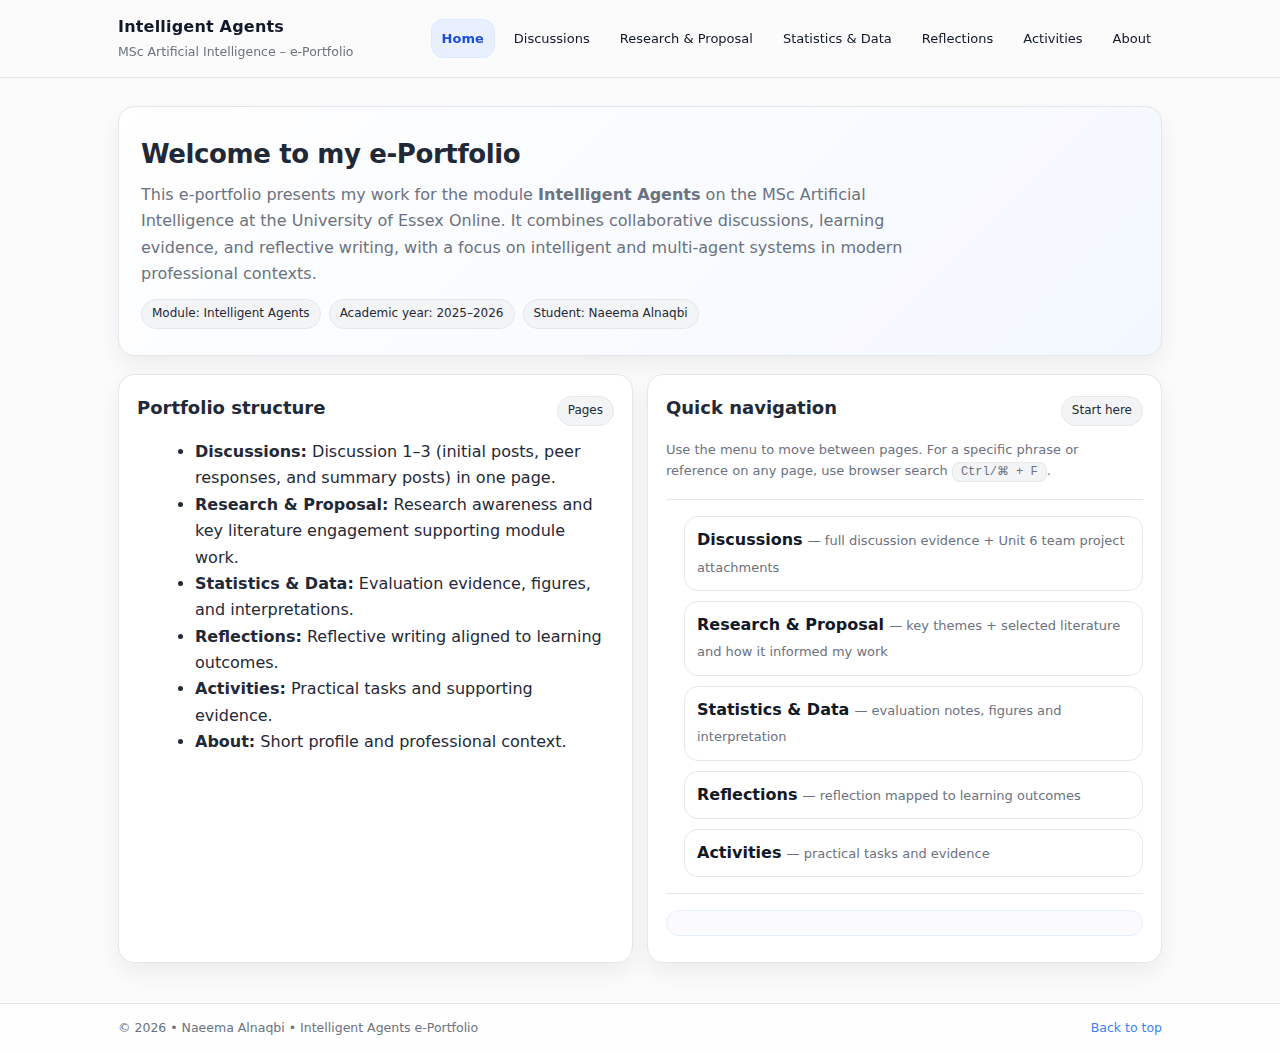
<file: index.html>
<!DOCTYPE html>
<html lang="en">
<head>
  <meta charset="UTF-8" />
  <meta name="viewport" content="width=device-width, initial-scale=1" />
  <title>Home – Intelligent Agents e-Portfolio</title>
  <meta name="description" content="Home page for the Intelligent Agents e-Portfolio (MSc Artificial Intelligence – University of Essex Online)." />
  <link rel="stylesheet" href="style.css" />
</head>

<body id="top">
  <a class="skip-link" href="#main">Skip to content</a>

  <div class="main-wrapper">
    <header class="site-header">
      <div class="header-inner">
        <div class="brand">
          <p class="title">Intelligent Agents</p>
          <p class="sub">MSc Artificial Intelligence – e-Portfolio</p>
        </div>

        <nav class="main-nav" aria-label="Main navigation">
          <ul>
            <li><a class="active" href="index.html" aria-current="page">Home</a></li>
            <li><a href="discussion.html">Discussions</a></li>
            <li><a href="research.html">Research &amp; Proposal</a></li>
            <li><a href="statistics.html">Statistics &amp; Data</a></li>
            <li><a href="reflections.html">Reflections</a></li>
            <li><a href="activities.html">Activities</a></li>
            <li><a href="about.html">About</a></li>
          </ul>
        </nav>
      </div>
    </header>

    <main id="main" class="container">
      <section class="hero">
        <h1>Welcome to my e-Portfolio</h1>
        <p>
          This e-portfolio presents my work for the module <strong>Intelligent Agents</strong> on the MSc Artificial Intelligence
          at the University of Essex Online. It combines collaborative discussions, learning evidence, and reflective writing,
          with a focus on intelligent and multi-agent systems in modern professional contexts.
        </p>

        <div class="meta">
          <span class="badge">Module: Intelligent Agents</span>
          <span class="badge">Academic year: 2025–2026</span>
          <span class="badge">Student: Naeema Alnaqbi</span>
        </div>
      </section>

      <section class="grid two-col">
        <div class="card">
          <div class="section-title">
            <h2>Portfolio structure</h2>
            <span class="badge">Pages</span>
          </div>

          <ul>
            <li><strong>Discussions:</strong> Discussion 1–3 (initial posts, peer responses, and summary posts) in one page.</li>
            <li><strong>Research &amp; Proposal:</strong> Research awareness and key literature engagement supporting module work.</li>
            <li><strong>Statistics &amp; Data:</strong> Evaluation evidence, figures, and interpretations.</li>
            <li><strong>Reflections:</strong> Reflective writing aligned to learning outcomes.</li>
            <li><strong>Activities:</strong> Practical tasks and supporting evidence.</li>
            <li><strong>About:</strong> Short profile and professional context.</li>
          </ul>
        </div>

        <div class="card">
          <div class="section-title">
            <h2>Quick navigation</h2>
            <span class="badge">Start here</span>
          </div>

          <p class="small">
            Use the menu to move between pages. For a specific phrase or reference on any page, use browser search
            <span class="kbd">Ctrl/⌘ + F</span>.
          </p>

          <hr class="sep" />

          <ul class="link-list">
            <li>
              <a href="discussion.html"><strong>Discussions</strong></a>
              <span class="muted">— full discussion evidence + Unit 6 team project attachments</span>
            </li>
            <li>
              <a href="research.html"><strong>Research &amp; Proposal</strong></a>
              <span class="muted">— key themes + selected literature and how it informed my work</span>
            </li>
            <li>
              <a href="statistics.html"><strong>Statistics &amp; Data</strong></a>
              <span class="muted">— evaluation notes, figures and interpretation</span>
            </li>
            <li>
              <a href="reflections.html"><strong>Reflections</strong></a>
              <span class="muted">— reflection mapped to learning outcomes</span>
            </li>
            <li>
              <a href="activities.html"><strong>Activities</strong></a>
              <span class="muted">— practical tasks and evidence</span>
            </li>
          </ul>

          <hr class="sep" />

          <p class="note">
        
          </p>
        </div>
      </section>
    </main>

    <footer class="footer">
      <div class="footer-inner">
        <span>© 2026 • Naeema Alnaqbi • Intelligent Agents e-Portfolio</span>
        <span><a href="#top">Back to top</a></span>
      </div>
    </footer>
  </div>
</body>
</html>
</file>
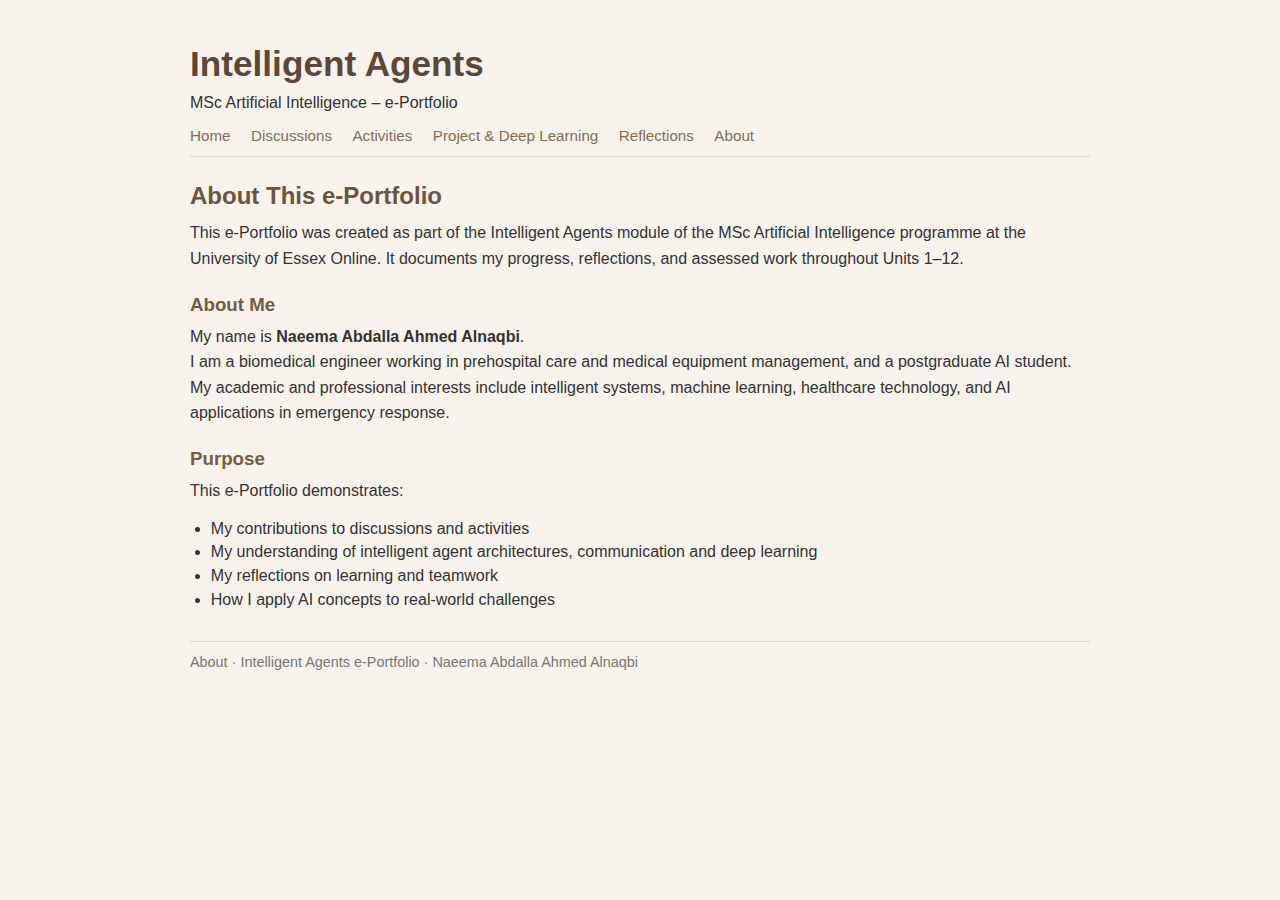
<file: about.html>
<!DOCTYPE html>
<html lang="en">
<head>
  <meta charset="UTF-8">
  <title>About – Intelligent Agents e-Portfolio</title>
  <link rel="stylesheet" href="styles.css">
</head>
<body>
<div class="wrapper">

  <h1>Intelligent Agents</h1>
  <p>MSc Artificial Intelligence – e-Portfolio</p>

  <nav>
    <ul>
      <li><a href="index.html">Home</a></li>
      <li><a href="discussions.html">Discussions</a></li>
      <li><a href="activities.html">Activities</a></li>
      <li><a href="project.html">Project &amp; Deep Learning</a></li>
      <li><a href="reflections.html">Reflections</a></li>
      <li><a href="about.html">About</a></li>
    </ul>
  </nav>

  <h2>About This e-Portfolio</h2>

  <p>
    This e-Portfolio was created as part of the Intelligent Agents module of the MSc Artificial Intelligence
    programme at the University of Essex Online. It documents my progress, reflections, and assessed work
    throughout Units 1–12.
  </p>

  <h3>About Me</h3>

  <p>
    My name is <strong>Naeema Abdalla Ahmed Alnaqbi</strong>.<br>
    I am a biomedical engineer working in prehospital care and medical equipment management, and a postgraduate
    AI student. My academic and professional interests include intelligent systems, machine learning,
    healthcare technology, and AI applications in emergency response.
  </p>

  <h3>Purpose</h3>
  <p>
    This e-Portfolio demonstrates:
  </p>
  <ul>
    <li>My contributions to discussions and activities</li>
    <li>My understanding of intelligent agent architectures, communication and deep learning</li>
    <li>My reflections on learning and teamwork</li>
    <li>How I apply AI concepts to real-world challenges</li>
  </ul>

  <footer>
    About · Intelligent Agents e-Portfolio · Naeema Abdalla Ahmed Alnaqbi
  </footer>

</div>
</body>
</html>
</file>
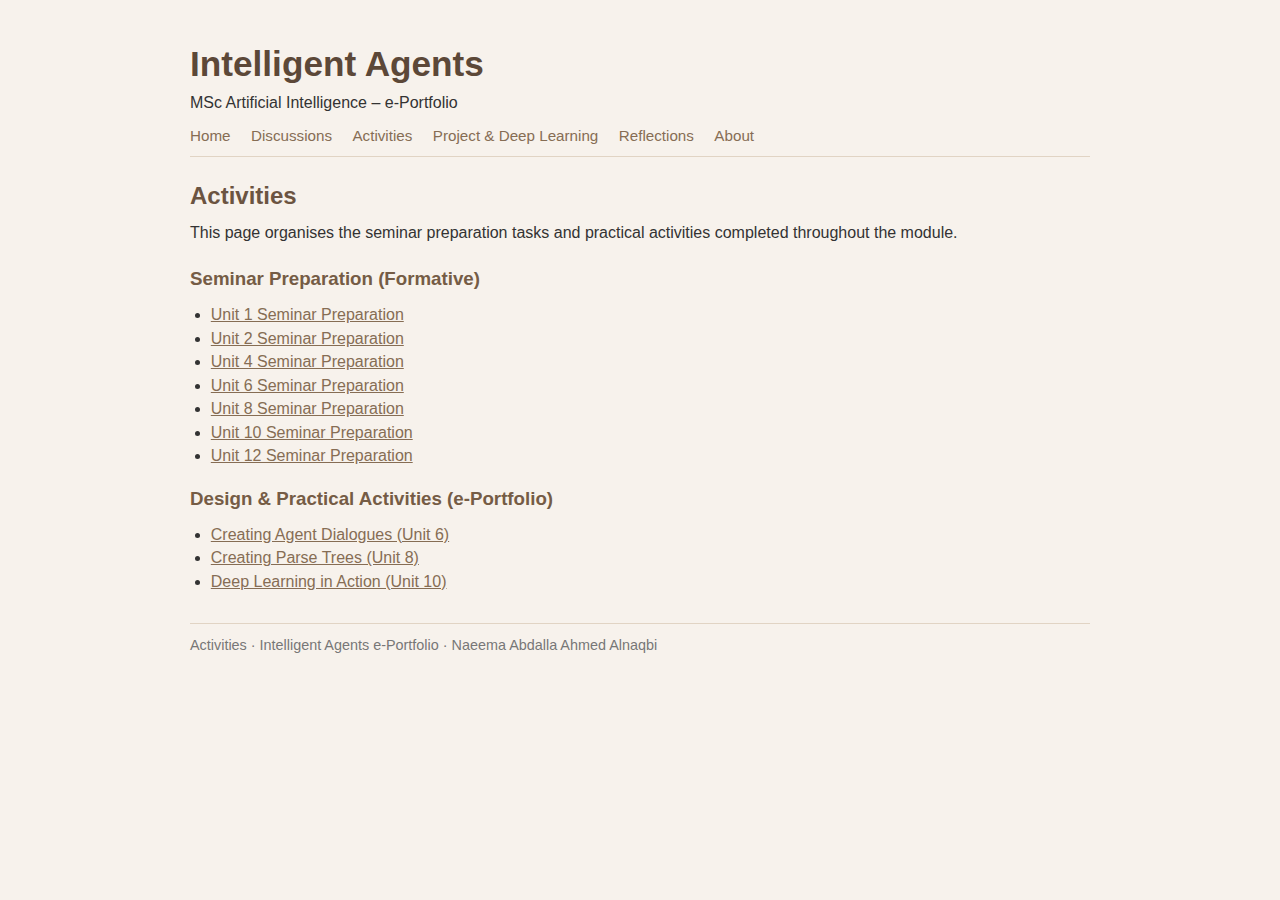
<file: activities.html>
<!DOCTYPE html>
<html lang="en">
<head>
  <meta charset="UTF-8">
  <title>Activities – Intelligent Agents e-Portfolio</title>
  <link rel="stylesheet" href="styles.css">
</head>
<body>
<div class="wrapper">

  <h1>Intelligent Agents</h1>
  <p>MSc Artificial Intelligence – e-Portfolio</p>

  <nav>
    <ul>
      <li><a href="index.html">Home</a></li>
      <li><a href="discussions.html">Discussions</a></li>
      <li><a href="activities.html">Activities</a></li>
      <li><a href="project.html">Project &amp; Deep Learning</a></li>
      <li><a href="reflections.html">Reflections</a></li>
      <li><a href="about.html">About</a></li>
    </ul>
  </nav>

  <h2>Activities</h2>

  <p>
    This page organises the seminar preparation tasks and practical activities completed throughout
    the module.
  </p>

  <h3>Seminar Preparation (Formative)</h3>
  <ul>
    <li><a href="unit1-seminar.html">Unit 1 Seminar Preparation</a></li>
    <li><a href="unit2-seminar.html">Unit 2 Seminar Preparation</a></li>
    <li><a href="unit4-seminar.html">Unit 4 Seminar Preparation</a></li>
    <li><a href="unit6-seminar.html">Unit 6 Seminar Preparation</a></li>
    <li><a href="unit8-seminar.html">Unit 8 Seminar Preparation</a></li>
    <li><a href="unit10-seminar.html">Unit 10 Seminar Preparation</a></li>
    <li><a href="unit12-seminar.html">Unit 12 Seminar Preparation</a></li>
  </ul>

  <h3>Design &amp; Practical Activities (e-Portfolio)</h3>
  <ul>
    <li><a href="dialogues-unit6.html">Creating Agent Dialogues (Unit 6)</a></li>
    <li><a href="parse-trees-unit8.html">Creating Parse Trees (Unit 8)</a></li>
    <li><a href="deep-learning-unit10.html">Deep Learning in Action (Unit 10)</a></li>
  </ul>

  <footer>
    Activities · Intelligent Agents e-Portfolio · Naeema Abdalla Ahmed Alnaqbi
  </footer>

</div>
</body>
</html>
</file>
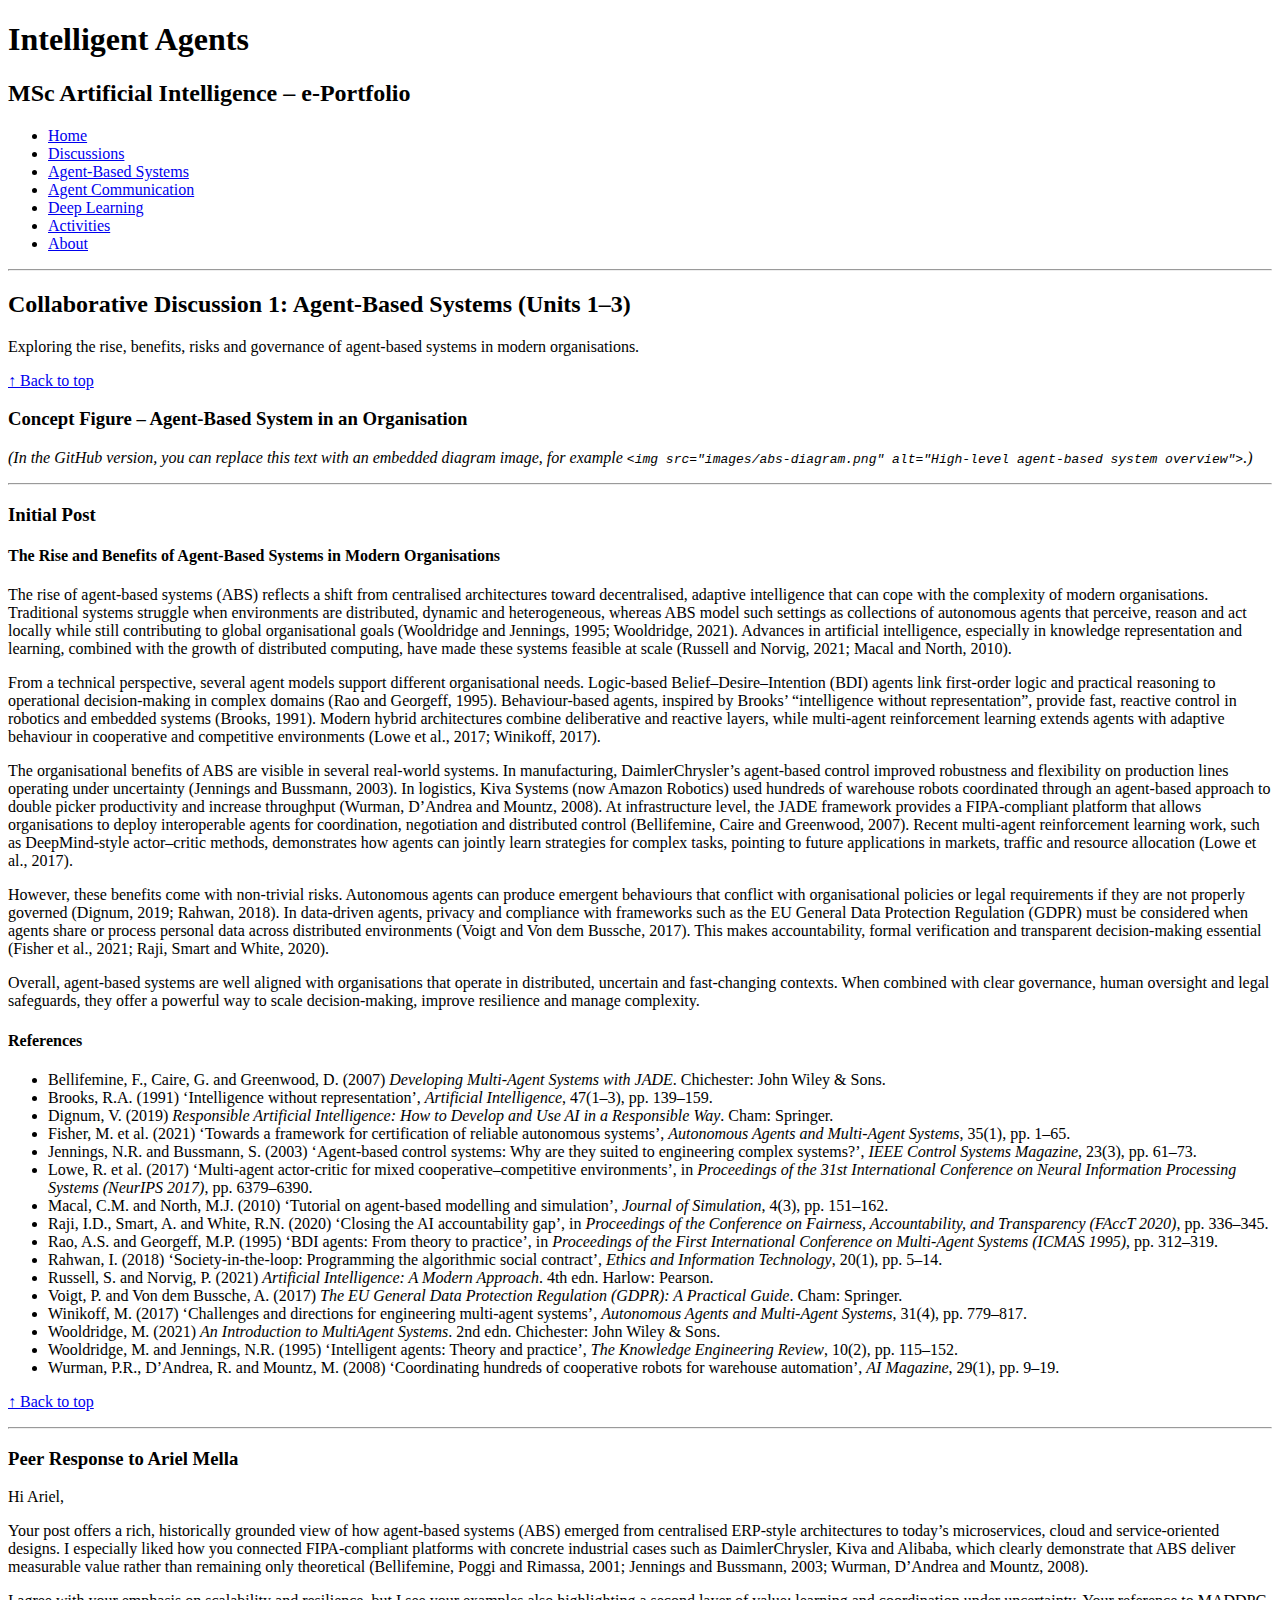
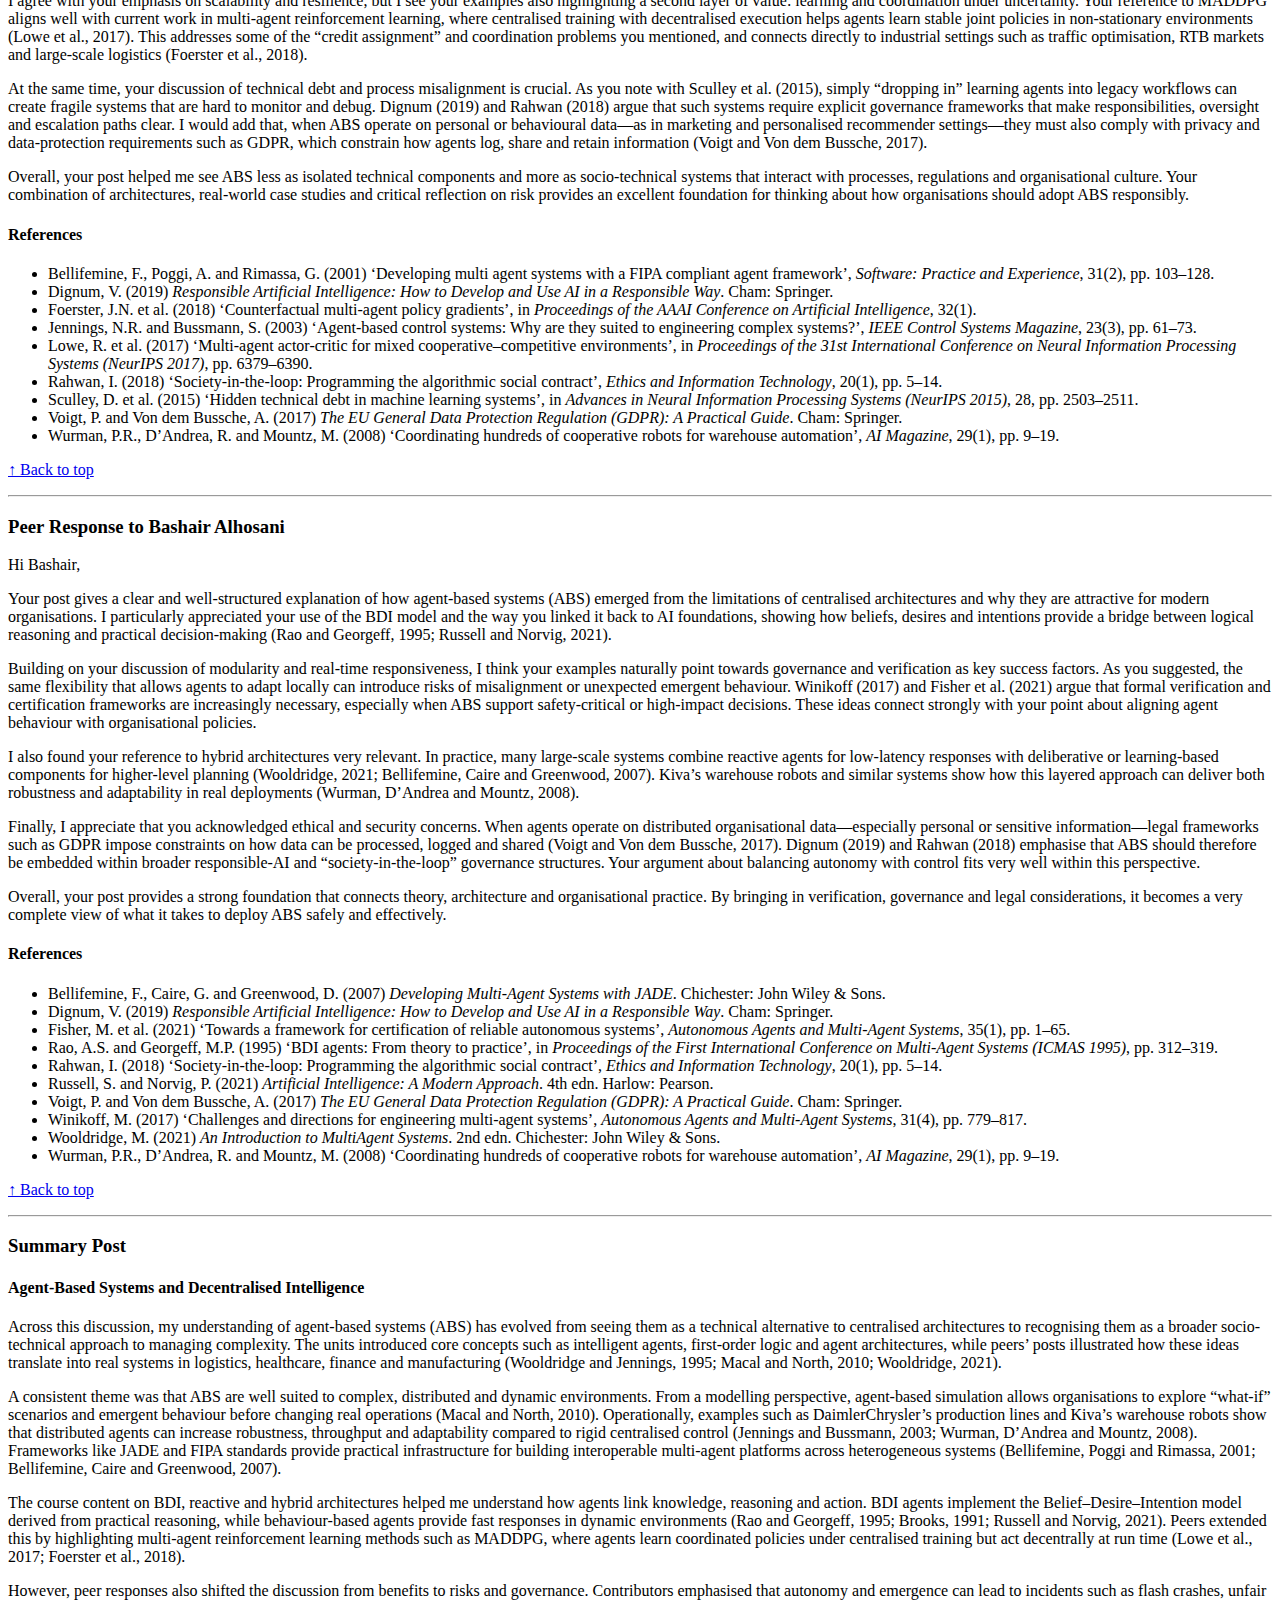
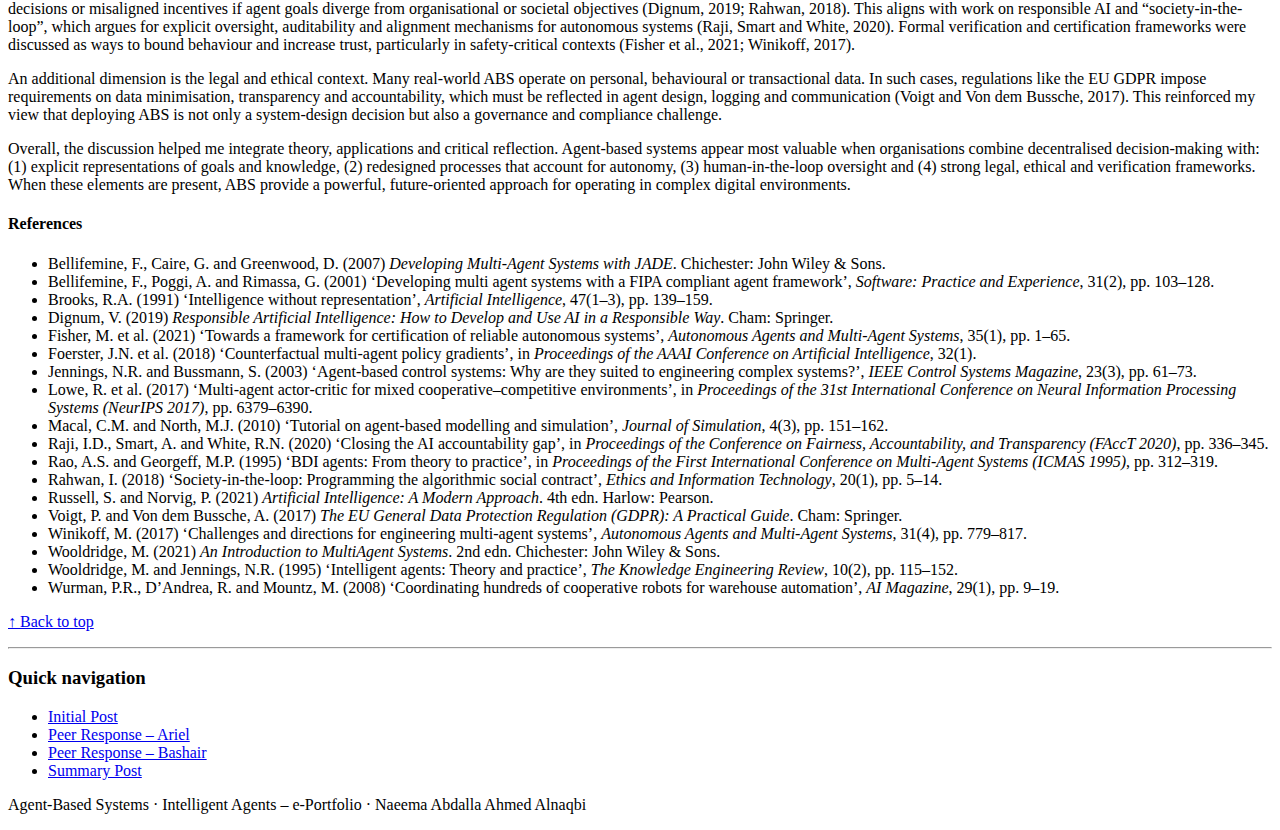
<file: agent-based-systems.html>
<!DOCTYPE html>
<html lang="en">
<head>
  <meta charset="UTF-8">
  <title>Agent-Based Systems – Intelligent Agents e-Portfolio</title>
</head>
<body>

<h1>Intelligent Agents</h1>
<h2>MSc Artificial Intelligence – e-Portfolio</h2>

<ul>
  <li><a href="index.html">Home</a></li>
  <li><a href="discussions.html">Discussions</a></li>
  <li><a href="agent-based-systems.html">Agent-Based Systems</a></li>
  <li><a href="agent-communication.html">Agent Communication</a></li>
  <li><a href="deep-learning.html">Deep Learning</a></li>
  <li><a href="activities.html">Activities</a></li>
  <li><a href="about.html">About</a></li>
</ul>

<hr>

<h2 id="cd1">Collaborative Discussion 1: Agent-Based Systems (Units 1–3)</h2>
<p>Exploring the rise, benefits, risks and governance of agent-based systems in modern organisations.</p>

<p><a href="#top">↑ Back to top</a></p>

<!-- OPTIONAL DIAGRAM FOR E-PORTFOLIO BONUS -->
<h3>Concept Figure – Agent-Based System in an Organisation</h3>
<p><em>(In the GitHub version, you can replace this text with an embedded diagram image,
for example <code>&lt;img src="images/abs-diagram.png" alt="High-level agent-based system overview"&gt;</code>.)</em></p>

<hr>

<h3 id="initial-post">Initial Post</h3>
<h4>The Rise and Benefits of Agent-Based Systems in Modern Organisations</h4>

<p>
The rise of agent-based systems (ABS) reflects a shift from centralised architectures toward decentralised,
adaptive intelligence that can cope with the complexity of modern organisations. Traditional systems
struggle when environments are distributed, dynamic and heterogeneous, whereas ABS model such settings as
collections of autonomous agents that perceive, reason and act locally while still contributing to global
organisational goals (Wooldridge and Jennings, 1995; Wooldridge, 2021). Advances in artificial intelligence,
especially in knowledge representation and learning, combined with the growth of distributed computing, have
made these systems feasible at scale (Russell and Norvig, 2021; Macal and North, 2010).
</p>

<p>
From a technical perspective, several agent models support different organisational needs. Logic-based
Belief–Desire–Intention (BDI) agents link first-order logic and practical reasoning to operational
decision-making in complex domains (Rao and Georgeff, 1995). Behaviour-based agents, inspired by Brooks’
“intelligence without representation”, provide fast, reactive control in robotics and embedded systems
(Brooks, 1991). Modern hybrid architectures combine deliberative and reactive layers, while multi-agent
reinforcement learning extends agents with adaptive behaviour in cooperative and competitive environments
(Lowe et al., 2017; Winikoff, 2017).
</p>

<p>
The organisational benefits of ABS are visible in several real-world systems. In manufacturing, DaimlerChrysler’s
agent-based control improved robustness and flexibility on production lines operating under uncertainty
(Jennings and Bussmann, 2003). In logistics, Kiva Systems (now Amazon Robotics) used hundreds of warehouse robots
coordinated through an agent-based approach to double picker productivity and increase throughput
(Wurman, D’Andrea and Mountz, 2008). At infrastructure level, the JADE framework provides a FIPA-compliant
platform that allows organisations to deploy interoperable agents for coordination, negotiation and distributed
control (Bellifemine, Caire and Greenwood, 2007). Recent multi-agent reinforcement learning work, such as
DeepMind-style actor–critic methods, demonstrates how agents can jointly learn strategies for complex tasks,
pointing to future applications in markets, traffic and resource allocation (Lowe et al., 2017).
</p>

<p>
However, these benefits come with non-trivial risks. Autonomous agents can produce emergent behaviours that conflict
with organisational policies or legal requirements if they are not properly governed (Dignum, 2019; Rahwan, 2018).
In data-driven agents, privacy and compliance with frameworks such as the EU General Data Protection Regulation (GDPR)
must be considered when agents share or process personal data across distributed environments
(Voigt and Von dem Bussche, 2017). This makes accountability, formal verification and transparent decision-making
essential (Fisher et al., 2021; Raji, Smart and White, 2020).
</p>

<p>
Overall, agent-based systems are well aligned with organisations that operate in distributed, uncertain and
fast-changing contexts. When combined with clear governance, human oversight and legal safeguards, they offer
a powerful way to scale decision-making, improve resilience and manage complexity.
</p>

<h4>References</h4>
<ul>
  <li>Bellifemine, F., Caire, G. and Greenwood, D. (2007) <em>Developing Multi-Agent Systems with JADE</em>. Chichester: John Wiley &amp; Sons.</li>
  <li>Brooks, R.A. (1991) ‘Intelligence without representation’, <em>Artificial Intelligence</em>, 47(1–3), pp. 139–159.</li>
  <li>Dignum, V. (2019) <em>Responsible Artificial Intelligence: How to Develop and Use AI in a Responsible Way</em>. Cham: Springer.</li>
  <li>Fisher, M. et al. (2021) ‘Towards a framework for certification of reliable autonomous systems’, <em>Autonomous Agents and Multi-Agent Systems</em>, 35(1), pp. 1–65.</li>
  <li>Jennings, N.R. and Bussmann, S. (2003) ‘Agent-based control systems: Why are they suited to engineering complex systems?’, <em>IEEE Control Systems Magazine</em>, 23(3), pp. 61–73.</li>
  <li>Lowe, R. et al. (2017) ‘Multi-agent actor-critic for mixed cooperative–competitive environments’, in <em>Proceedings of the 31st International Conference on Neural Information Processing Systems (NeurIPS 2017)</em>, pp. 6379–6390.</li>
  <li>Macal, C.M. and North, M.J. (2010) ‘Tutorial on agent-based modelling and simulation’, <em>Journal of Simulation</em>, 4(3), pp. 151–162.</li>
  <li>Raji, I.D., Smart, A. and White, R.N. (2020) ‘Closing the AI accountability gap’, in <em>Proceedings of the Conference on Fairness, Accountability, and Transparency (FAccT 2020)</em>, pp. 336–345.</li>
  <li>Rao, A.S. and Georgeff, M.P. (1995) ‘BDI agents: From theory to practice’, in <em>Proceedings of the First International Conference on Multi-Agent Systems (ICMAS 1995)</em>, pp. 312–319.</li>
  <li>Rahwan, I. (2018) ‘Society-in-the-loop: Programming the algorithmic social contract’, <em>Ethics and Information Technology</em>, 20(1), pp. 5–14.</li>
  <li>Russell, S. and Norvig, P. (2021) <em>Artificial Intelligence: A Modern Approach</em>. 4th edn. Harlow: Pearson.</li>
  <li>Voigt, P. and Von dem Bussche, A. (2017) <em>The EU General Data Protection Regulation (GDPR): A Practical Guide</em>. Cham: Springer.</li>
  <li>Winikoff, M. (2017) ‘Challenges and directions for engineering multi-agent systems’, <em>Autonomous Agents and Multi-Agent Systems</em>, 31(4), pp. 779–817.</li>
  <li>Wooldridge, M. (2021) <em>An Introduction to MultiAgent Systems</em>. 2nd edn. Chichester: John Wiley &amp; Sons.</li>
  <li>Wooldridge, M. and Jennings, N.R. (1995) ‘Intelligent agents: Theory and practice’, <em>The Knowledge Engineering Review</em>, 10(2), pp. 115–152.</li>
  <li>Wurman, P.R., D’Andrea, R. and Mountz, M. (2008) ‘Coordinating hundreds of cooperative robots for warehouse automation’, <em>AI Magazine</em>, 29(1), pp. 9–19.</li>
</ul>

<p><a href="#top">↑ Back to top</a></p>

<hr>

<h3 id="peer-ariel">Peer Response to Ariel Mella</h3>

<p>
Hi Ariel,
</p>

<p>
Your post offers a rich, historically grounded view of how agent-based systems (ABS) emerged from centralised
ERP-style architectures to today’s microservices, cloud and service-oriented designs. I especially liked how you
connected FIPA-compliant platforms with concrete industrial cases such as DaimlerChrysler, Kiva and Alibaba,
which clearly demonstrate that ABS deliver measurable value rather than remaining only theoretical
(Bellifemine, Poggi and Rimassa, 2001; Jennings and Bussmann, 2003; Wurman, D’Andrea and Mountz, 2008).
</p>

<p>
I agree with your emphasis on scalability and resilience, but I see your examples also highlighting a second
layer of value: learning and coordination under uncertainty. Your reference to MADDPG aligns well with current
work in multi-agent reinforcement learning, where centralised training with decentralised execution helps agents
learn stable joint policies in non-stationary environments (Lowe et al., 2017). This addresses some of the
“credit assignment” and coordination problems you mentioned, and connects directly to industrial settings such as
traffic optimisation, RTB markets and large-scale logistics (Foerster et al., 2018).
</p>

<p>
At the same time, your discussion of technical debt and process misalignment is crucial. As you note with
Sculley et al. (2015), simply “dropping in” learning agents into legacy workflows can create fragile systems that
are hard to monitor and debug. Dignum (2019) and Rahwan (2018) argue that such systems require explicit governance
frameworks that make responsibilities, oversight and escalation paths clear. I would add that, when ABS operate on
personal or behavioural data—as in marketing and personalised recommender settings—they must also comply with privacy
and data-protection requirements such as GDPR, which constrain how agents log, share and retain information
(Voigt and Von dem Bussche, 2017).
</p>

<p>
Overall, your post helped me see ABS less as isolated technical components and more as socio-technical systems
that interact with processes, regulations and organisational culture. Your combination of architectures,
real-world case studies and critical reflection on risk provides an excellent foundation for thinking about how
organisations should adopt ABS responsibly.
</p>

<h4>References</h4>
<ul>
  <li>Bellifemine, F., Poggi, A. and Rimassa, G. (2001) ‘Developing multi agent systems with a FIPA compliant agent framework’, <em>Software: Practice and Experience</em>, 31(2), pp. 103–128.</li>
  <li>Dignum, V. (2019) <em>Responsible Artificial Intelligence: How to Develop and Use AI in a Responsible Way</em>. Cham: Springer.</li>
  <li>Foerster, J.N. et al. (2018) ‘Counterfactual multi-agent policy gradients’, in <em>Proceedings of the AAAI Conference on Artificial Intelligence</em>, 32(1).</li>
  <li>Jennings, N.R. and Bussmann, S. (2003) ‘Agent-based control systems: Why are they suited to engineering complex systems?’, <em>IEEE Control Systems Magazine</em>, 23(3), pp. 61–73.</li>
  <li>Lowe, R. et al. (2017) ‘Multi-agent actor-critic for mixed cooperative–competitive environments’, in <em>Proceedings of the 31st International Conference on Neural Information Processing Systems (NeurIPS 2017)</em>, pp. 6379–6390.</li>
  <li>Rahwan, I. (2018) ‘Society-in-the-loop: Programming the algorithmic social contract’, <em>Ethics and Information Technology</em>, 20(1), pp. 5–14.</li>
  <li>Sculley, D. et al. (2015) ‘Hidden technical debt in machine learning systems’, in <em>Advances in Neural Information Processing Systems (NeurIPS 2015)</em>, 28, pp. 2503–2511.</li>
  <li>Voigt, P. and Von dem Bussche, A. (2017) <em>The EU General Data Protection Regulation (GDPR): A Practical Guide</em>. Cham: Springer.</li>
  <li>Wurman, P.R., D’Andrea, R. and Mountz, M. (2008) ‘Coordinating hundreds of cooperative robots for warehouse automation’, <em>AI Magazine</em>, 29(1), pp. 9–19.</li>
</ul>

<p><a href="#top">↑ Back to top</a></p>

<hr>

<h3 id="peer-bashair">Peer Response to Bashair Alhosani</h3>

<p>
Hi Bashair,
</p>

<p>
Your post gives a clear and well-structured explanation of how agent-based systems (ABS) emerged from the
limitations of centralised architectures and why they are attractive for modern organisations. I particularly
appreciated your use of the BDI model and the way you linked it back to AI foundations, showing how beliefs,
desires and intentions provide a bridge between logical reasoning and practical decision-making
(Rao and Georgeff, 1995; Russell and Norvig, 2021).
</p>

<p>
Building on your discussion of modularity and real-time responsiveness, I think your examples naturally point
towards governance and verification as key success factors. As you suggested, the same flexibility that allows
agents to adapt locally can introduce risks of misalignment or unexpected emergent behaviour. Winikoff (2017)
and Fisher et al. (2021) argue that formal verification and certification frameworks are increasingly necessary,
especially when ABS support safety-critical or high-impact decisions. These ideas connect strongly with your
point about aligning agent behaviour with organisational policies.
</p>

<p>
I also found your reference to hybrid architectures very relevant. In practice, many large-scale systems combine
reactive agents for low-latency responses with deliberative or learning-based components for higher-level
planning (Wooldridge, 2021; Bellifemine, Caire and Greenwood, 2007). Kiva’s warehouse robots and similar systems
show how this layered approach can deliver both robustness and adaptability in real deployments
(Wurman, D’Andrea and Mountz, 2008).
</p>

<p>
Finally, I appreciate that you acknowledged ethical and security concerns. When agents operate on distributed
organisational data—especially personal or sensitive information—legal frameworks such as GDPR impose constraints
on how data can be processed, logged and shared (Voigt and Von dem Bussche, 2017). Dignum (2019) and Rahwan (2018)
emphasise that ABS should therefore be embedded within broader responsible-AI and “society-in-the-loop” governance
structures. Your argument about balancing autonomy with control fits very well within this perspective.
</p>

<p>
Overall, your post provides a strong foundation that connects theory, architecture and organisational practice.
By bringing in verification, governance and legal considerations, it becomes a very complete view of what it
takes to deploy ABS safely and effectively.
</p>

<h4>References</h4>
<ul>
  <li>Bellifemine, F., Caire, G. and Greenwood, D. (2007) <em>Developing Multi-Agent Systems with JADE</em>. Chichester: John Wiley &amp; Sons.</li>
  <li>Dignum, V. (2019) <em>Responsible Artificial Intelligence: How to Develop and Use AI in a Responsible Way</em>. Cham: Springer.</li>
  <li>Fisher, M. et al. (2021) ‘Towards a framework for certification of reliable autonomous systems’, <em>Autonomous Agents and Multi-Agent Systems</em>, 35(1), pp. 1–65.</li>
  <li>Rao, A.S. and Georgeff, M.P. (1995) ‘BDI agents: From theory to practice’, in <em>Proceedings of the First International Conference on Multi-Agent Systems (ICMAS 1995)</em>, pp. 312–319.</li>
  <li>Rahwan, I. (2018) ‘Society-in-the-loop: Programming the algorithmic social contract’, <em>Ethics and Information Technology</em>, 20(1), pp. 5–14.</li>
  <li>Russell, S. and Norvig, P. (2021) <em>Artificial Intelligence: A Modern Approach</em>. 4th edn. Harlow: Pearson.</li>
  <li>Voigt, P. and Von dem Bussche, A. (2017) <em>The EU General Data Protection Regulation (GDPR): A Practical Guide</em>. Cham: Springer.</li>
  <li>Winikoff, M. (2017) ‘Challenges and directions for engineering multi-agent systems’, <em>Autonomous Agents and Multi-Agent Systems</em>, 31(4), pp. 779–817.</li>
  <li>Wooldridge, M. (2021) <em>An Introduction to MultiAgent Systems</em>. 2nd edn. Chichester: John Wiley &amp; Sons.</li>
  <li>Wurman, P.R., D’Andrea, R. and Mountz, M. (2008) ‘Coordinating hundreds of cooperative robots for warehouse automation’, <em>AI Magazine</em>, 29(1), pp. 9–19.</li>
</ul>

<p><a href="#top">↑ Back to top</a></p>

<hr>

<h3 id="summary">Summary Post</h3>
<h4>Agent-Based Systems and Decentralised Intelligence</h4>

<p>
Across this discussion, my understanding of agent-based systems (ABS) has evolved from seeing them as a technical
alternative to centralised architectures to recognising them as a broader socio-technical approach to managing
complexity. The units introduced core concepts such as intelligent agents, first-order logic and agent architectures,
while peers’ posts illustrated how these ideas translate into real systems in logistics, healthcare, finance and
manufacturing (Wooldridge and Jennings, 1995; Macal and North, 2010; Wooldridge, 2021).
</p>

<p>
A consistent theme was that ABS are well suited to complex, distributed and dynamic environments. From a modelling
perspective, agent-based simulation allows organisations to explore “what-if” scenarios and emergent behaviour before
changing real operations (Macal and North, 2010). Operationally, examples such as DaimlerChrysler’s production lines
and Kiva’s warehouse robots show that distributed agents can increase robustness, throughput and adaptability compared
to rigid centralised control (Jennings and Bussmann, 2003; Wurman, D’Andrea and Mountz, 2008). Frameworks like JADE
and FIPA standards provide practical infrastructure for building interoperable multi-agent platforms across heterogeneous
systems (Bellifemine, Poggi and Rimassa, 2001; Bellifemine, Caire and Greenwood, 2007).
</p>

<p>
The course content on BDI, reactive and hybrid architectures helped me understand how agents link knowledge,
reasoning and action. BDI agents implement the Belief–Desire–Intention model derived from practical reasoning,
while behaviour-based agents provide fast responses in dynamic environments (Rao and Georgeff, 1995; Brooks, 1991;
Russell and Norvig, 2021). Peers extended this by highlighting multi-agent reinforcement learning methods such as
MADDPG, where agents learn coordinated policies under centralised training but act decentrally at run time
(Lowe et al., 2017; Foerster et al., 2018).
</p>

<p>
However, peer responses also shifted the discussion from benefits to risks and governance. Contributors emphasised
that autonomy and emergence can lead to incidents such as flash crashes, unfair decisions or misaligned incentives if
agent goals diverge from organisational or societal objectives (Dignum, 2019; Rahwan, 2018). This aligns with work on
responsible AI and “society-in-the-loop”, which argues for explicit oversight, auditability and alignment mechanisms
for autonomous systems (Raji, Smart and White, 2020). Formal verification and certification frameworks were discussed
as ways to bound behaviour and increase trust, particularly in safety-critical contexts (Fisher et al., 2021;
Winikoff, 2017).
</p>

<p>
An additional dimension is the legal and ethical context. Many real-world ABS operate on personal, behavioural or
transactional data. In such cases, regulations like the EU GDPR impose requirements on data minimisation,
transparency and accountability, which must be reflected in agent design, logging and communication
(Voigt and Von dem Bussche, 2017). This reinforced my view that deploying ABS is not only a system-design decision
but also a governance and compliance challenge.
</p>

<p>
Overall, the discussion helped me integrate theory, applications and critical reflection. Agent-based systems appear
most valuable when organisations combine decentralised decision-making with: (1) explicit representations of goals and
knowledge, (2) redesigned processes that account for autonomy, (3) human-in-the-loop oversight and (4) strong legal,
ethical and verification frameworks. When these elements are present, ABS provide a powerful, future-oriented approach
for operating in complex digital environments.
</p>

<h4>References</h4>
<ul>
  <li>Bellifemine, F., Caire, G. and Greenwood, D. (2007) <em>Developing Multi-Agent Systems with JADE</em>. Chichester: John Wiley &amp; Sons.</li>
  <li>Bellifemine, F., Poggi, A. and Rimassa, G. (2001) ‘Developing multi agent systems with a FIPA compliant agent framework’, <em>Software: Practice and Experience</em>, 31(2), pp. 103–128.</li>
  <li>Brooks, R.A. (1991) ‘Intelligence without representation’, <em>Artificial Intelligence</em>, 47(1–3), pp. 139–159.</li>
  <li>Dignum, V. (2019) <em>Responsible Artificial Intelligence: How to Develop and Use AI in a Responsible Way</em>. Cham: Springer.</li>
  <li>Fisher, M. et al. (2021) ‘Towards a framework for certification of reliable autonomous systems’, <em>Autonomous Agents and Multi-Agent Systems</em>, 35(1), pp. 1–65.</li>
  <li>Foerster, J.N. et al. (2018) ‘Counterfactual multi-agent policy gradients’, in <em>Proceedings of the AAAI Conference on Artificial Intelligence</em>, 32(1).</li>
  <li>Jennings, N.R. and Bussmann, S. (2003) ‘Agent-based control systems: Why are they suited to engineering complex systems?’, <em>IEEE Control Systems Magazine</em>, 23(3), pp. 61–73.</li>
  <li>Lowe, R. et al. (2017) ‘Multi-agent actor-critic for mixed cooperative–competitive environments’, in <em>Proceedings of the 31st International Conference on Neural Information Processing Systems (NeurIPS 2017)</em>, pp. 6379–6390.</li>
  <li>Macal, C.M. and North, M.J. (2010) ‘Tutorial on agent-based modelling and simulation’, <em>Journal of Simulation</em>, 4(3), pp. 151–162.</li>
  <li>Raji, I.D., Smart, A. and White, R.N. (2020) ‘Closing the AI accountability gap’, in <em>Proceedings of the Conference on Fairness, Accountability, and Transparency (FAccT 2020)</em>, pp. 336–345.</li>
  <li>Rao, A.S. and Georgeff, M.P. (1995) ‘BDI agents: From theory to practice’, in <em>Proceedings of the First International Conference on Multi-Agent Systems (ICMAS 1995)</em>, pp. 312–319.</li>
  <li>Rahwan, I. (2018) ‘Society-in-the-loop: Programming the algorithmic social contract’, <em>Ethics and Information Technology</em>, 20(1), pp. 5–14.</li>
  <li>Russell, S. and Norvig, P. (2021) <em>Artificial Intelligence: A Modern Approach</em>. 4th edn. Harlow: Pearson.</li>
  <li>Voigt, P. and Von dem Bussche, A. (2017) <em>The EU General Data Protection Regulation (GDPR): A Practical Guide</em>. Cham: Springer.</li>
  <li>Winikoff, M. (2017) ‘Challenges and directions for engineering multi-agent systems’, <em>Autonomous Agents and Multi-Agent Systems</em>, 31(4), pp. 779–817.</li>
  <li>Wooldridge, M. (2021) <em>An Introduction to MultiAgent Systems</em>. 2nd edn. Chichester: John Wiley &amp; Sons.</li>
  <li>Wooldridge, M. and Jennings, N.R. (1995) ‘Intelligent agents: Theory and practice’, <em>The Knowledge Engineering Review</em>, 10(2), pp. 115–152.</li>
  <li>Wurman, P.R., D’Andrea, R. and Mountz, M. (2008) ‘Coordinating hundreds of cooperative robots for warehouse automation’, <em>AI Magazine</em>, 29(1), pp. 9–19.</li>
</ul>

<p><a href="#top">↑ Back to top</a></p>

<hr>

<h3>Quick navigation</h3>
<ul>
  <li><a href="#initial-post">Initial Post</a></li>
  <li><a href="#peer-ariel">Peer Response – Ariel</a></li>
  <li><a href="#peer-bashair">Peer Response – Bashair</a></li>
  <li><a href="#summary">Summary Post</a></li>
</ul>

<p>
Agent-Based Systems · Intelligent Agents – e-Portfolio · Naeema Abdalla Ahmed Alnaqbi
</p>

</body>
</html>
</file>
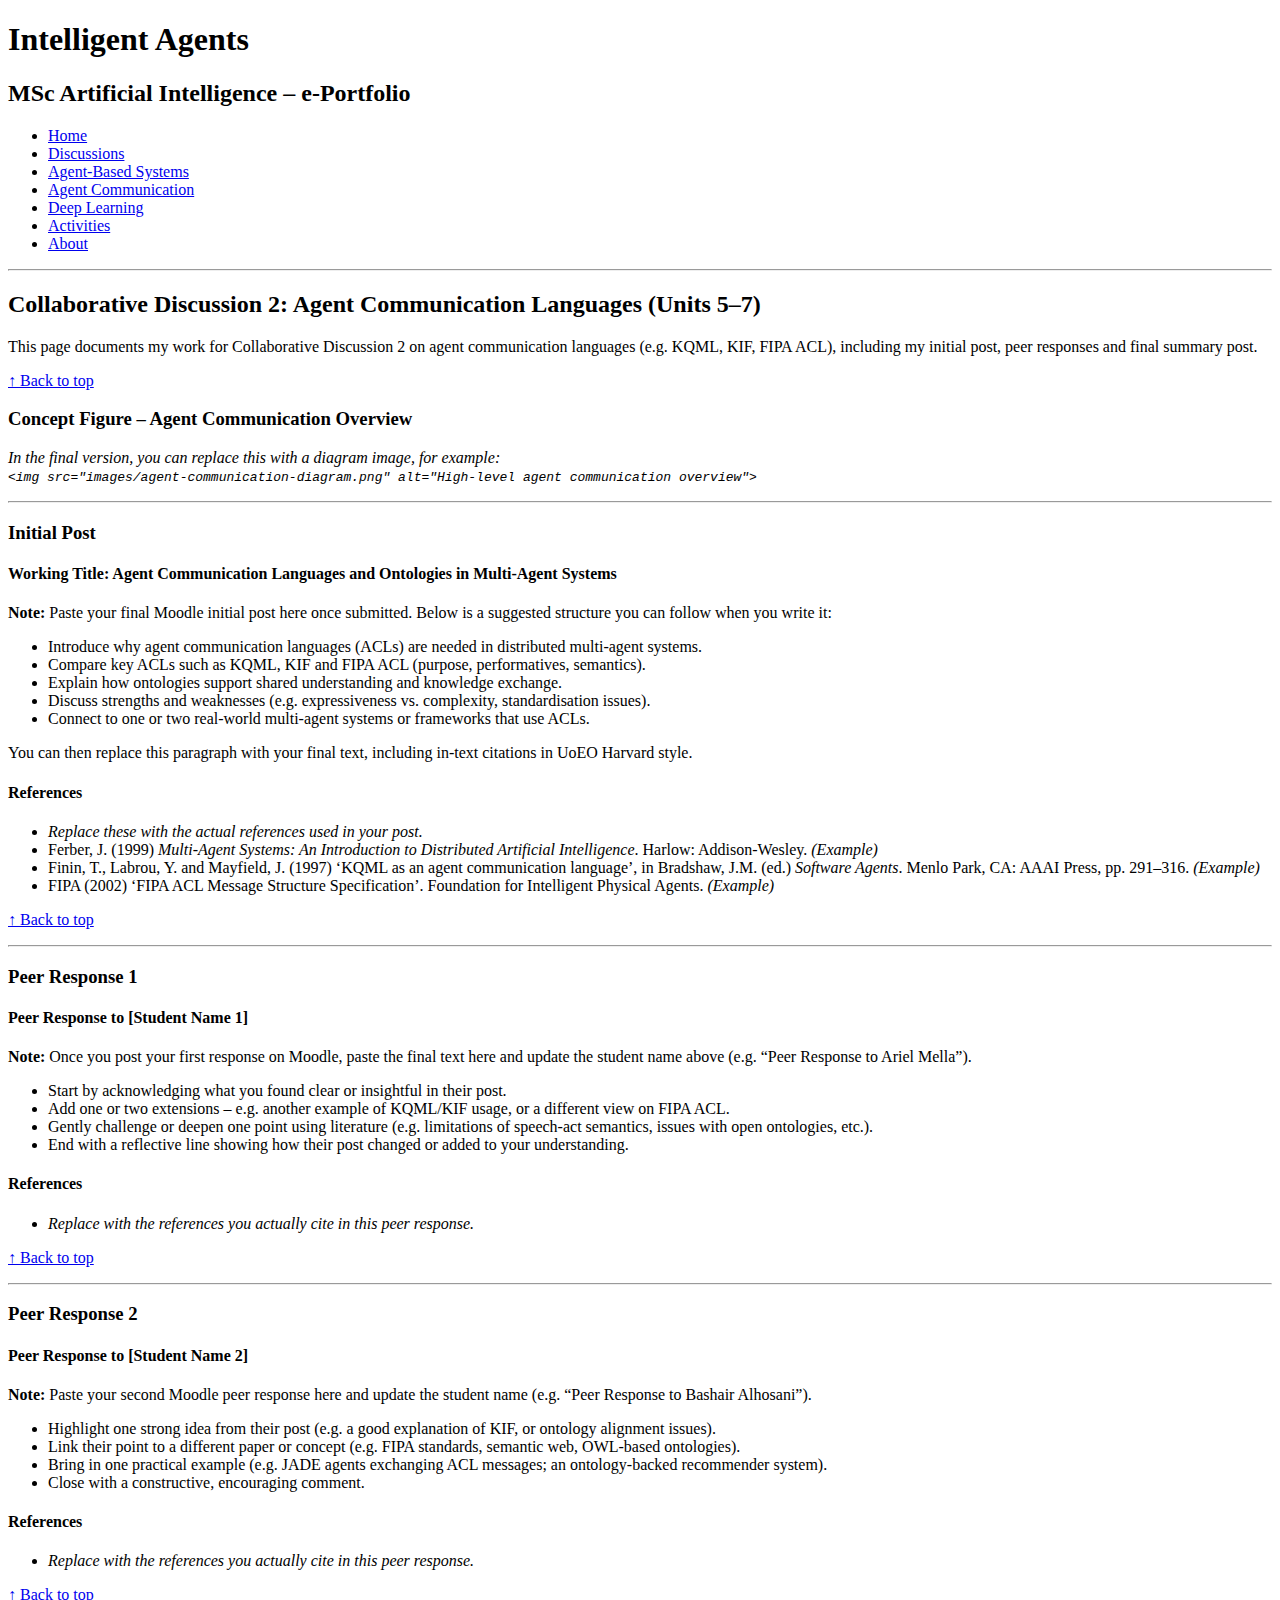
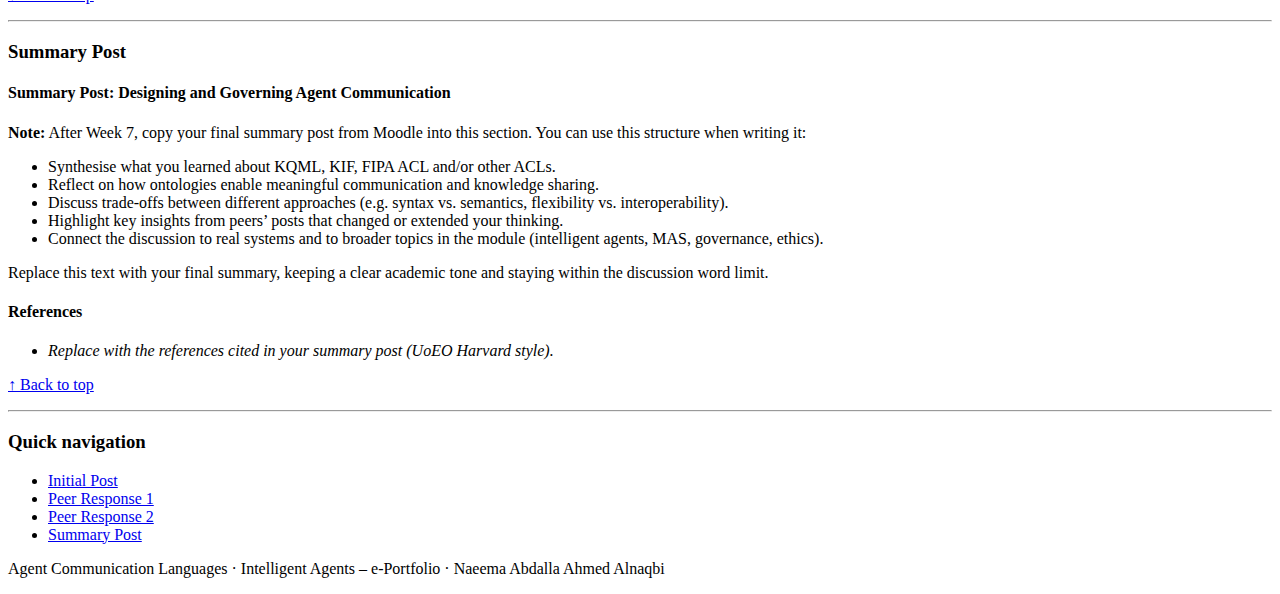
<file: agent-communication.html>
<!DOCTYPE html>
<html lang="en">
<head>
  <meta charset="UTF-8">
  <title>Agent Communication – Intelligent Agents e-Portfolio</title>
</head>
<body>

<h1>Intelligent Agents</h1>
<h2>MSc Artificial Intelligence – e-Portfolio</h2>

<ul>
  <li><a href="index.html">Home</a></li>
  <li><a href="discussions.html">Discussions</a></li>
  <li><a href="agent-based-systems.html">Agent-Based Systems</a></li>
  <li><a href="agent-communication.html">Agent Communication</a></li>
  <li><a href="deep-learning.html">Deep Learning</a></li>
  <li><a href="activities.html">Activities</a></li>
  <li><a href="about.html">About</a></li>
</ul>

<hr>

<h2 id="cd2">Collaborative Discussion 2: Agent Communication Languages (Units 5–7)</h2>
<p>
This page documents my work for Collaborative Discussion 2 on agent communication languages
(e.g. KQML, KIF, FIPA ACL), including my initial post, peer responses and final summary post.
</p>

<p><a href="#top">↑ Back to top</a></p>

<!-- OPTIONAL FIGURE FOR E-PORTFOLIO BONUS -->
<h3>Concept Figure – Agent Communication Overview</h3>
<p>
  <em>
    In the final version, you can replace this with a diagram image, for example:<br>
    <code>&lt;img src="images/agent-communication-diagram.png" alt="High-level agent communication overview"&gt;</code>
  </em>
</p>

<hr>

<!-- INITIAL POST SECTION -->
<h3 id="initial-post">Initial Post</h3>
<h4>Working Title: Agent Communication Languages and Ontologies in Multi-Agent Systems</h4>

<p>
<strong>Note:</strong> Paste your final Moodle initial post here once submitted.
Below is a suggested structure you can follow when you write it:
</p>

<ul>
  <li>Introduce why agent communication languages (ACLs) are needed in distributed multi-agent systems.</li>
  <li>Compare key ACLs such as KQML, KIF and FIPA ACL (purpose, performatives, semantics).</li>
  <li>Explain how ontologies support shared understanding and knowledge exchange.</li>
  <li>Discuss strengths and weaknesses (e.g. expressiveness vs. complexity, standardisation issues).</li>
  <li>Connect to one or two real-world multi-agent systems or frameworks that use ACLs.</li>
</ul>

<p>
You can then replace this paragraph with your final text, including in-text citations in
UoEO Harvard style.
</p>

<h4>References</h4>
<ul>
  <li><em>Replace these with the actual references used in your post.</em></li>
  <li>Ferber, J. (1999) <em>Multi-Agent Systems: An Introduction to Distributed Artificial Intelligence</em>. Harlow: Addison-Wesley. <em>(Example)</em></li>
  <li>Finin, T., Labrou, Y. and Mayfield, J. (1997) ‘KQML as an agent communication language’, in Bradshaw, J.M. (ed.) <em>Software Agents</em>. Menlo Park, CA: AAAI Press, pp. 291–316. <em>(Example)</em></li>
  <li>FIPA (2002) ‘FIPA ACL Message Structure Specification’. Foundation for Intelligent Physical Agents. <em>(Example)</em></li>
</ul>

<p><a href="#top">↑ Back to top</a></p>

<hr>

<!-- PEER RESPONSE 1 -->
<h3 id="peer1">Peer Response 1</h3>
<h4>Peer Response to [Student Name 1]</h4>

<p>
<strong>Note:</strong> Once you post your first response on Moodle, paste the final text here and
update the student name above (e.g. “Peer Response to Ariel Mella”).
</p>

<ul>
  <li>Start by acknowledging what you found clear or insightful in their post.</li>
  <li>Add one or two extensions – e.g. another example of KQML/KIF usage, or a different view on FIPA ACL.</li>
  <li>Gently challenge or deepen one point using literature (e.g. limitations of speech-act semantics, issues with open ontologies, etc.).</li>
  <li>End with a reflective line showing how their post changed or added to your understanding.</li>
</ul>

<h4>References</h4>
<ul>
  <li><em>Replace with the references you actually cite in this peer response.</em></li>
</ul>

<p><a href="#top">↑ Back to top</a></p>

<hr>

<!-- PEER RESPONSE 2 -->
<h3 id="peer2">Peer Response 2</h3>
<h4>Peer Response to [Student Name 2]</h4>

<p>
<strong>Note:</strong> Paste your second Moodle peer response here and update the student name
(e.g. “Peer Response to Bashair Alhosani”).
</p>

<ul>
  <li>Highlight one strong idea from their post (e.g. a good explanation of KIF, or ontology alignment issues).</li>
  <li>Link their point to a different paper or concept (e.g. FIPA standards, semantic web, OWL-based ontologies).</li>
  <li>Bring in one practical example (e.g. JADE agents exchanging ACL messages; an ontology-backed recommender system).</li>
  <li>Close with a constructive, encouraging comment.</li>
</ul>

<h4>References</h4>
<ul>
  <li><em>Replace with the references you actually cite in this peer response.</em></li>
</ul>

<p><a href="#top">↑ Back to top</a></p>

<hr>

<!-- SUMMARY POST -->
<h3 id="summary">Summary Post</h3>
<h4>Summary Post: Designing and Governing Agent Communication</h4>

<p>
<strong>Note:</strong> After Week 7, copy your final summary post from Moodle into this section.
You can use this structure when writing it:
</p>

<ul>
  <li>Synthesise what you learned about KQML, KIF, FIPA ACL and/or other ACLs.</li>
  <li>Reflect on how ontologies enable meaningful communication and knowledge sharing.</li>
  <li>Discuss trade-offs between different approaches (e.g. syntax vs. semantics, flexibility vs. interoperability).</li>
  <li>Highlight key insights from peers’ posts that changed or extended your thinking.</li>
  <li>Connect the discussion to real systems and to broader topics in the module (intelligent agents, MAS, governance, ethics).</li>
</ul>

<p>
Replace this text with your final summary, keeping a clear academic tone and staying within the
discussion word limit.
</p>

<h4>References</h4>
<ul>
  <li><em>Replace with the references cited in your summary post (UoEO Harvard style).</em></li>
</ul>

<p><a href="#top">↑ Back to top</a></p>

<hr>

<h3>Quick navigation</h3>
<ul>
  <li><a href="#initial-post">Initial Post</a></li>
  <li><a href="#peer1">Peer Response 1</a></li>
  <li><a href="#peer2">Peer Response 2</a></li>
  <li><a href="#summary">Summary Post</a></li>
</ul>

<p>
Agent Communication Languages · Intelligent Agents – e-Portfolio · Naeema Abdalla Ahmed Alnaqbi
</p>

</body>
</html>
</file>
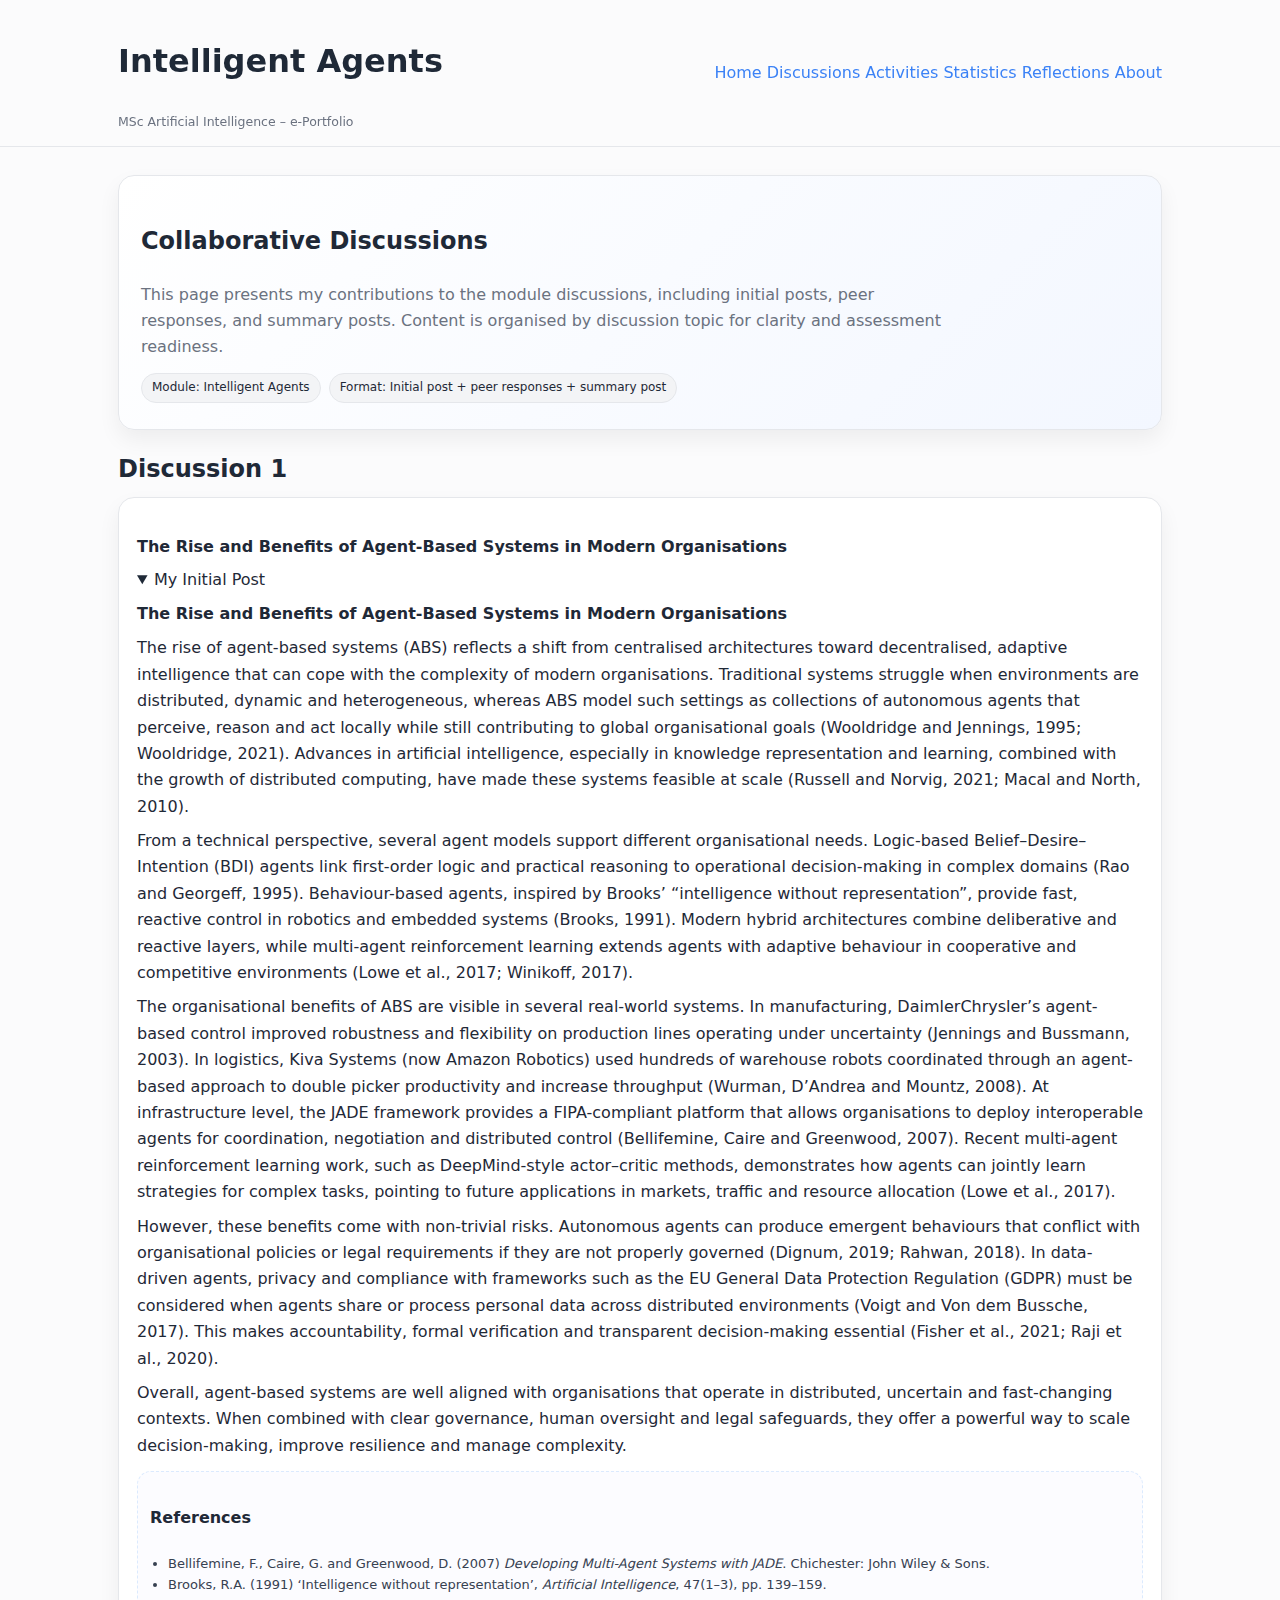
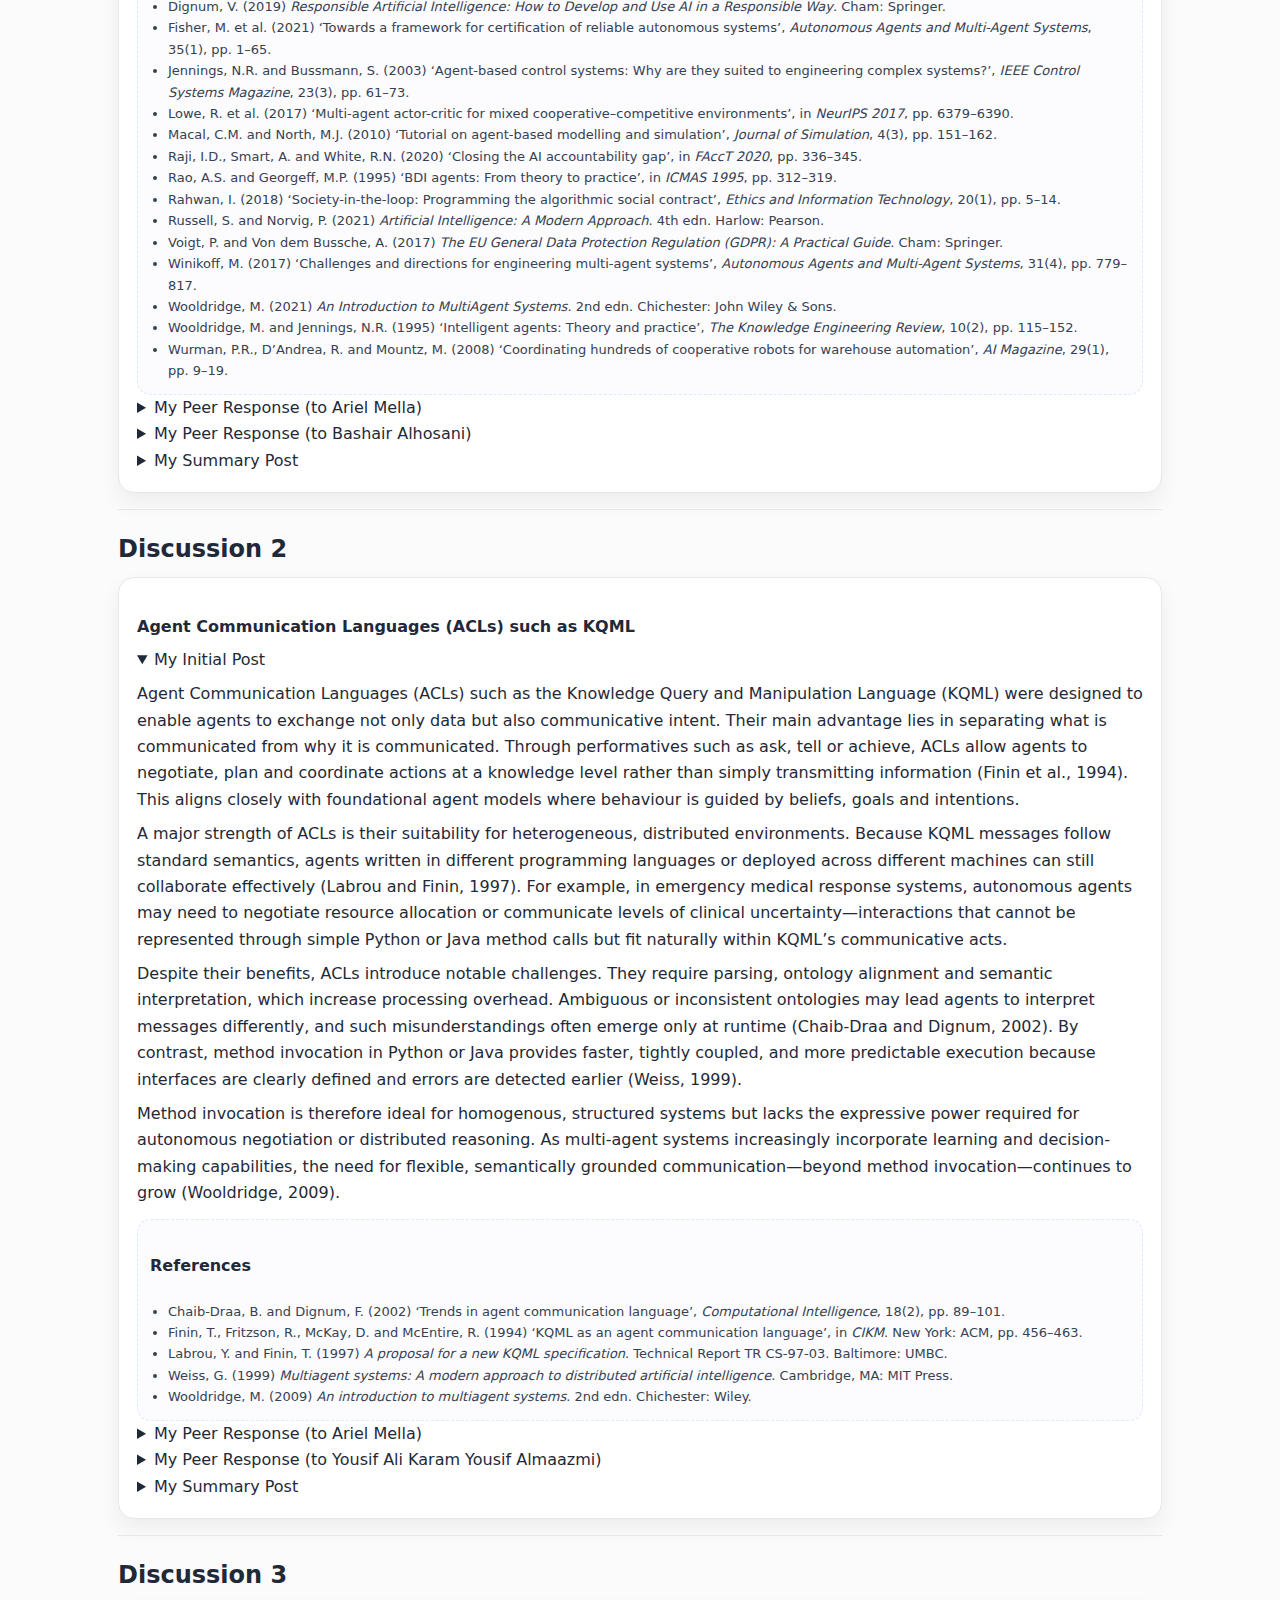
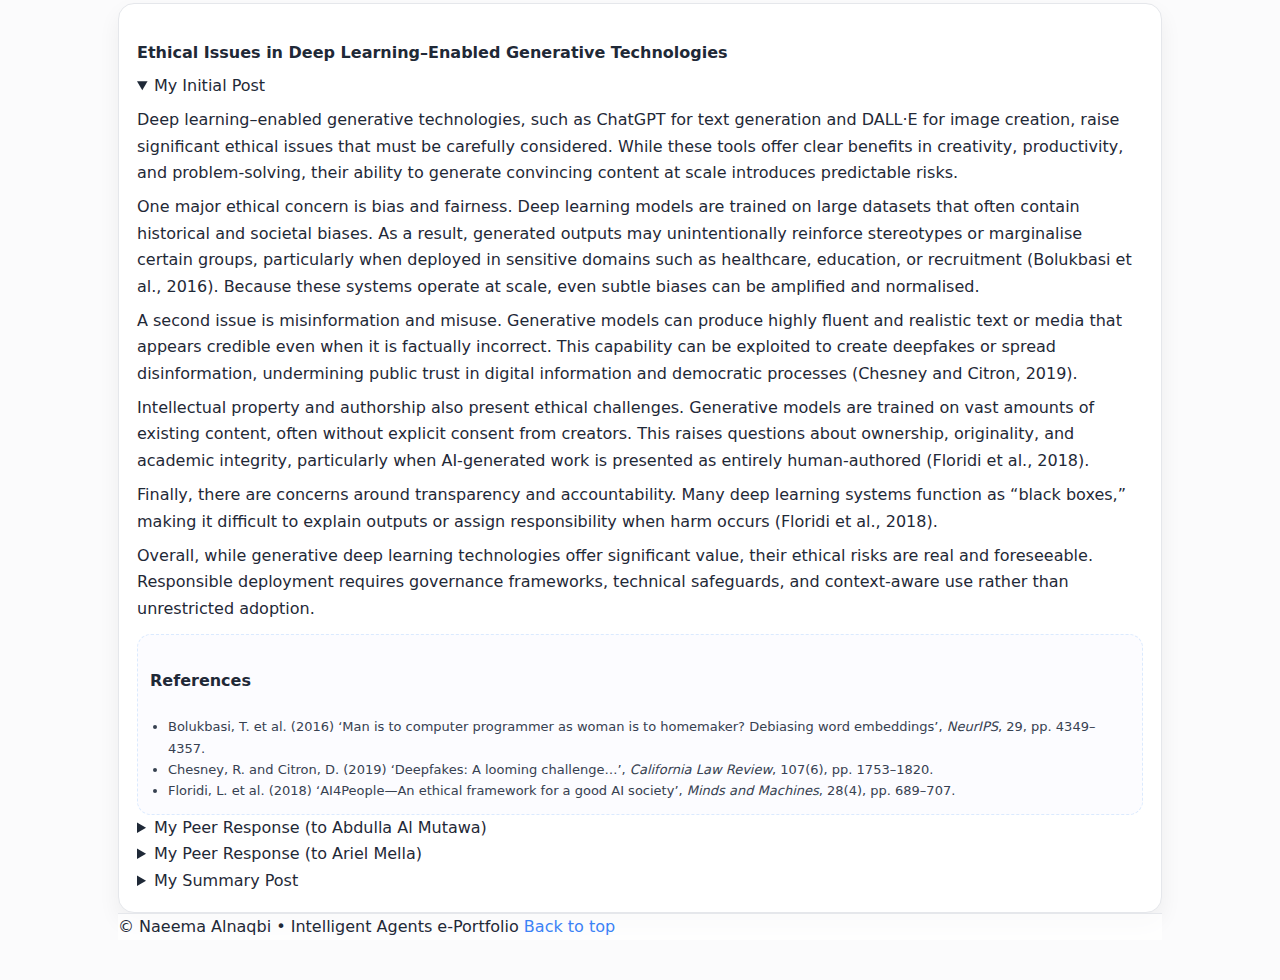
<file: discussion.html>
<!DOCTYPE html>
<html lang="en">
<head>
  <meta charset="UTF-8" />
  <meta name="viewport" content="width=device-width, initial-scale=1" />
  <title>Discussions – Intelligent Agents e-Portfolio</title>
  <link rel="stylesheet" href="style.css" />
</head>

<body id="top">
  <a class="skip-link" href="#main">Skip to content</a>

  <header class="site-header">
    <div class="header-inner">
      <div class="brand">
        <h1>Intelligent Agents</h1>
        <div class="sub">MSc Artificial Intelligence – e-Portfolio</div>
      </div>

      <nav class="nav" aria-label="Main navigation">
        <a href="index.html">Home</a>
        <a class="active" href="discussion.html" aria-current="page">Discussions</a>
        <a href="activities.html">Activities</a>
        <a href="statistics.html">Statistics</a>
        <a href="reflections.html">Reflections</a>
        <a href="about.html">About</a>
      </nav>
    </div>
  </header>

  <main id="main" class="container">
    <section class="hero">
      <h2>Collaborative Discussions</h2>
      <p>
        This page presents my contributions to the module discussions, including initial posts, peer responses, and summary posts.
        Content is organised by discussion topic for clarity and assessment readiness.
      </p>
      <div class="meta">
        <span class="badge">Module: Intelligent Agents</span>
        <span class="badge">Format: Initial post + peer responses + summary post</span>
      </div>
    </section>

    <!-- ===================== DISCUSSION 1 ===================== -->
    <h2 class="section-title">Discussion 1</h2>
    <div class="card">
      <h3>The Rise and Benefits of Agent-Based Systems in Modern Organisations</h3>

      <details open>
        <summary><span>My Initial Post</span></summary>
        <div class="detail-body prose">
          <p><strong>The Rise and Benefits of Agent-Based Systems in Modern Organisations</strong></p>

          <p>
            The rise of agent-based systems (ABS) reflects a shift from centralised architectures toward decentralised,
            adaptive intelligence that can cope with the complexity of modern organisations. Traditional systems struggle
            when environments are distributed, dynamic and heterogeneous, whereas ABS model such settings as collections
            of autonomous agents that perceive, reason and act locally while still contributing to global organisational
            goals (Wooldridge and Jennings, 1995; Wooldridge, 2021). Advances in artificial intelligence, especially in
            knowledge representation and learning, combined with the growth of distributed computing, have made these
            systems feasible at scale (Russell and Norvig, 2021; Macal and North, 2010).
          </p>

          <p>
            From a technical perspective, several agent models support different organisational needs. Logic-based
            Belief–Desire–Intention (BDI) agents link first-order logic and practical reasoning to operational
            decision-making in complex domains (Rao and Georgeff, 1995). Behaviour-based agents, inspired by Brooks’
            “intelligence without representation”, provide fast, reactive control in robotics and embedded systems
            (Brooks, 1991). Modern hybrid architectures combine deliberative and reactive layers, while multi-agent
            reinforcement learning extends agents with adaptive behaviour in cooperative and competitive environments
            (Lowe et al., 2017; Winikoff, 2017).
          </p>

          <p>
            The organisational benefits of ABS are visible in several real-world systems. In manufacturing,
            DaimlerChrysler’s agent-based control improved robustness and flexibility on production lines operating under
            uncertainty (Jennings and Bussmann, 2003). In logistics, Kiva Systems (now Amazon Robotics) used hundreds of
            warehouse robots coordinated through an agent-based approach to double picker productivity and increase
            throughput (Wurman, D’Andrea and Mountz, 2008). At infrastructure level, the JADE framework provides a
            FIPA-compliant platform that allows organisations to deploy interoperable agents for coordination,
            negotiation and distributed control (Bellifemine, Caire and Greenwood, 2007). Recent multi-agent
            reinforcement learning work, such as DeepMind-style actor–critic methods, demonstrates how agents can jointly
            learn strategies for complex tasks, pointing to future applications in markets, traffic and resource
            allocation (Lowe et al., 2017).
          </p>

          <p>
            However, these benefits come with non-trivial risks. Autonomous agents can produce emergent behaviours that
            conflict with organisational policies or legal requirements if they are not properly governed (Dignum, 2019;
            Rahwan, 2018). In data-driven agents, privacy and compliance with frameworks such as the EU General Data
            Protection Regulation (GDPR) must be considered when agents share or process personal data across distributed
            environments (Voigt and Von dem Bussche, 2017). This makes accountability, formal verification and transparent
            decision-making essential (Fisher et al., 2021; Raji et al., 2020).
          </p>

          <p>
            Overall, agent-based systems are well aligned with organisations that operate in distributed, uncertain and
            fast-changing contexts. When combined with clear governance, human oversight and legal safeguards, they offer
            a powerful way to scale decision-making, improve resilience and manage complexity.
          </p>

          <div class="refs">
            <h4>References</h4>
            <ul>
              <li>Bellifemine, F., Caire, G. and Greenwood, D. (2007) <em>Developing Multi-Agent Systems with JADE</em>. Chichester: John Wiley &amp; Sons.</li>
              <li>Brooks, R.A. (1991) ‘Intelligence without representation’, <em>Artificial Intelligence</em>, 47(1–3), pp. 139–159.</li>
              <li>Dignum, V. (2019) <em>Responsible Artificial Intelligence: How to Develop and Use AI in a Responsible Way</em>. Cham: Springer.</li>
              <li>Fisher, M. et al. (2021) ‘Towards a framework for certification of reliable autonomous systems’, <em>Autonomous Agents and Multi-Agent Systems</em>, 35(1), pp. 1–65.</li>
              <li>Jennings, N.R. and Bussmann, S. (2003) ‘Agent-based control systems: Why are they suited to engineering complex systems?’, <em>IEEE Control Systems Magazine</em>, 23(3), pp. 61–73.</li>
              <li>Lowe, R. et al. (2017) ‘Multi-agent actor-critic for mixed cooperative–competitive environments’, in <em>NeurIPS 2017</em>, pp. 6379–6390.</li>
              <li>Macal, C.M. and North, M.J. (2010) ‘Tutorial on agent-based modelling and simulation’, <em>Journal of Simulation</em>, 4(3), pp. 151–162.</li>
              <li>Raji, I.D., Smart, A. and White, R.N. (2020) ‘Closing the AI accountability gap’, in <em>FAccT 2020</em>, pp. 336–345.</li>
              <li>Rao, A.S. and Georgeff, M.P. (1995) ‘BDI agents: From theory to practice’, in <em>ICMAS 1995</em>, pp. 312–319.</li>
              <li>Rahwan, I. (2018) ‘Society-in-the-loop: Programming the algorithmic social contract’, <em>Ethics and Information Technology</em>, 20(1), pp. 5–14.</li>
              <li>Russell, S. and Norvig, P. (2021) <em>Artificial Intelligence: A Modern Approach</em>. 4th edn. Harlow: Pearson.</li>
              <li>Voigt, P. and Von dem Bussche, A. (2017) <em>The EU General Data Protection Regulation (GDPR): A Practical Guide</em>. Cham: Springer.</li>
              <li>Winikoff, M. (2017) ‘Challenges and directions for engineering multi-agent systems’, <em>Autonomous Agents and Multi-Agent Systems</em>, 31(4), pp. 779–817.</li>
              <li>Wooldridge, M. (2021) <em>An Introduction to MultiAgent Systems</em>. 2nd edn. Chichester: John Wiley &amp; Sons.</li>
              <li>Wooldridge, M. and Jennings, N.R. (1995) ‘Intelligent agents: Theory and practice’, <em>The Knowledge Engineering Review</em>, 10(2), pp. 115–152.</li>
              <li>Wurman, P.R., D’Andrea, R. and Mountz, M. (2008) ‘Coordinating hundreds of cooperative robots for warehouse automation’, <em>AI Magazine</em>, 29(1), pp. 9–19.</li>
            </ul>
          </div>
        </div>
      </details>

      <details>
        <summary><span>My Peer Response (to Ariel Mella)</span></summary>
        <div class="detail-body prose">
          <p>Hi Ariel,</p>

          <p>
            Your post offers a rich, historically grounded view of how agent-based systems (ABS) emerged from centralised
            ERP-style architectures to today’s microservices, cloud and service-oriented designs. I especially liked how
            you connected FIPA-compliant platforms with concrete industrial cases such as DaimlerChrysler, Kiva and
            Alibaba, which clearly demonstrate that ABS deliver measurable value rather than remaining only theoretical
            (Bellifemine, Poggi and Rimassa, 2001; Jennings and Bussmann, 2003; Wurman, D’Andrea and Mountz, 2008).
          </p>

          <p>
            I agree with your emphasis on scalability and resilience, but I see your examples also highlighting a second
            layer of value: learning and coordination under uncertainty. Your reference to MADDPG aligns well with current
            work in multi-agent reinforcement learning, where centralised training with decentralised execution helps
            agents learn stable joint policies in non-stationary environments (Lowe et al., 2017). This addresses some of
            the “credit assignment” and coordination problems you mentioned, and connects directly to industrial settings
            such as traffic optimisation, RTB markets and large-scale logistics (Foerster et al., 2018).
          </p>

          <p>
            At the same time, your discussion of technical debt and process misalignment is crucial. As you note with
            Sculley et al. (2015), simply “dropping in” learning agents into legacy workflows can create fragile systems
            that are hard to monitor and debug. Dignum (2019) and Rahwan (2018) argue that such systems require explicit
            governance frameworks that make responsibilities, oversight and escalation paths clear. I would add that, when
            ABS operate on personal or behavioural data—as in marketing and personalised recommender settings—they must
            also comply with privacy and data-protection requirements such as GDPR, which constrains how agents log, share
            and retain information (Voigt and Von dem Bussche, 2017).
          </p>

          <p>
            Overall, your post helped me see ABS less as isolated technical components and more as socio-technical systems
            that interact with processes, regulations and organisational culture. Your combination of architectures,
            real-world case studies and critical reflection on risk provides an excellent foundation for thinking about
            how organisations should adopt ABS responsibly.
          </p>

          <div class="refs">
            <h4>References</h4>
            <ul>
              <li>Bellifemine, F., Poggi, A. and Rimassa, G. (2001) ‘Developing multi agent systems with a FIPA compliant agent framework’, <em>Software: Practice and Experience</em>, 31(2), pp. 103–128.</li>
              <li>Dignum, V. (2019) <em>Responsible Artificial Intelligence</em>. Cham: Springer.</li>
              <li>Foerster, J.N. et al. (2018) ‘Counterfactual multi-agent policy gradients’, <em>AAAI</em>, 32(1).</li>
              <li>Jennings, N.R. and Bussmann, S. (2003) ‘Agent-based control systems…’, <em>IEEE Control Systems Magazine</em>, 23(3), pp. 61–73.</li>
              <li>Lowe, R. et al. (2017) ‘Multi-agent actor-critic…’, <em>NeurIPS 2017</em>, pp. 6379–6390.</li>
              <li>Rahwan, I. (2018) ‘Society-in-the-loop…’, <em>Ethics and Information Technology</em>, 20(1), pp. 5–14.</li>
              <li>Sculley, D. et al. (2015) ‘Hidden technical debt…’, <em>NeurIPS 2015</em>, 28, pp. 2503–2511.</li>
              <li>Voigt, P. and Von dem Bussche, A. (2017) <em>GDPR: A Practical Guide</em>. Cham: Springer.</li>
              <li>Wurman, P.R., D’Andrea, R. and Mountz, M. (2008) ‘Coordinating hundreds…’, <em>AI Magazine</em>, 29(1), pp. 9–19.</li>
            </ul>
          </div>
        </div>
      </details>

      <details>
        <summary><span>My Peer Response (to Bashair Alhosani)</span></summary>
        <div class="detail-body prose">
          <p>Hi Bashair,</p>

          <p>
            Your post gives a clear and well-structured explanation of how agent-based systems (ABS) emerged from the
            limitations of centralised architectures and why they are attractive for modern organisations. I particularly
            appreciated your use of the BDI model and the way you linked it back to AI foundations, showing how beliefs,
            desires and intentions provide a bridge between logical reasoning and practical decision-making (Rao and
            Georgeff, 1995; Russell and Norvig, 2021).
          </p>

          <p>
            Building on your discussion of modularity and real-time responsiveness, I think your examples naturally point
            towards governance and verification as key success factors. As you suggested, the same flexibility that allows
            agents to adapt locally can introduce risks of misalignment or unexpected emergent behaviour. Winikoff (2017)
            and Fisher et al. (2021) argue that formal verification and certification frameworks are increasingly
            necessary, especially when ABS support safety-critical or high-impact decisions.
          </p>

          <p>
            I also found your reference to hybrid architectures very relevant. In practice, many large-scale systems
            combine reactive agents for low-latency responses with deliberative or learning-based components for
            higher-level planning (Wooldridge, 2021; Bellifemine, Caire and Greenwood, 2007). Kiva’s warehouse robots and
            similar systems show how this layered approach can deliver both robustness and adaptability in real deployments
            (Wurman, D’Andrea and Mountz, 2008).
          </p>

          <p>
            Finally, I appreciate that you acknowledged ethical and security concerns. When agents operate on distributed
            organisational data—especially personal or sensitive information—legal frameworks such as GDPR impose
            constraints on how data can be processed, logged and shared (Voigt and Von dem Bussche, 2017). Dignum (2019)
            and Rahwan (2018) emphasise that ABS should therefore be embedded within broader responsible-AI and
            “society-in-the-loop” governance structures.
          </p>

          <p>
            Overall, your post provides a strong foundation that connects theory, architecture and organisational practice.
            By bringing in verification, governance and legal considerations, it becomes a very complete view of what it
            takes to deploy ABS safely and effectively.
          </p>

          <div class="refs">
            <h4>References</h4>
            <ul>
              <li>Bellifemine, F., Caire, G. and Greenwood, D. (2007) <em>Developing Multi-Agent Systems with JADE</em>. Chichester: John Wiley &amp; Sons.</li>
              <li>Dignum, V. (2019) <em>Responsible Artificial Intelligence</em>. Cham: Springer.</li>
              <li>Fisher, M. et al. (2021) ‘Towards a framework for certification of reliable autonomous systems’, <em>Autonomous Agents and Multi-Agent Systems</em>, 35(1), pp. 1–65.</li>
              <li>Rao, A.S. and Georgeff, M.P. (1995) ‘BDI agents: From theory to practice’, in <em>ICMAS 1995</em>, pp. 312–319.</li>
              <li>Rahwan, I. (2018) ‘Society-in-the-loop…’, <em>Ethics and Information Technology</em>, 20(1), pp. 5–14.</li>
              <li>Russell, S. and Norvig, P. (2021) <em>Artificial Intelligence: A Modern Approach</em>. 4th edn. Harlow: Pearson.</li>
              <li>Voigt, P. and Von dem Bussche, A. (2017) <em>GDPR: A Practical Guide</em>. Cham: Springer.</li>
              <li>Winikoff, M. (2017) ‘Challenges and directions…’, <em>Autonomous Agents and Multi-Agent Systems</em>, 31(4), pp. 779–817.</li>
              <li>Wooldridge, M. (2021) <em>An Introduction to MultiAgent Systems</em>. 2nd edn. Chichester: John Wiley &amp; Sons.</li>
              <li>Wurman, P.R., D’Andrea, R. and Mountz, M. (2008) ‘Coordinating hundreds…’, <em>AI Magazine</em>, 29(1), pp. 9–19.</li>
            </ul>
          </div>
        </div>
      </details>

      <details>
        <summary><span>My Summary Post</span></summary>
        <div class="detail-body prose">
          <p><strong>Agent-Based Systems and Decentralised Intelligence</strong></p>

          <p>
            Across this discussion, my understanding of agent-based systems (ABS) has evolved from seeing them as a
            technical alternative to centralised architectures to recognising them as a broader socio-technical approach
            to managing complexity. The units introduced core concepts such as intelligent agents, first-order logic and
            agent architectures, while peers’ posts illustrated how these ideas translate into real systems in logistics,
            healthcare, finance and manufacturing (Wooldridge and Jennings, 1995; Macal and North, 2010; Wooldridge, 2021).
          </p>

          <p>
            A consistent theme was that ABS are well suited to complex, distributed and dynamic environments. From a
            modelling perspective, agent-based simulation allows organisations to explore “what-if” scenarios and emergent
            behaviour before changing real operations (Macal and North, 2010). Operationally, examples such as
            DaimlerChrysler’s production lines and Kiva’s warehouse robots show that distributed agents can increase
            robustness, throughput and adaptability compared to rigid centralised control (Jennings and Bussmann, 2003;
            Wurman, D’Andrea and Mountz, 2008).
          </p>

          <p>
            The course content on BDI, reactive and hybrid architectures helped me understand how agents link knowledge,
            reasoning and action. BDI agents implement the Belief–Desire–Intention model derived from practical reasoning,
            while behaviour-based agents provide fast responses in dynamic environments (Rao and Georgeff, 1995; Brooks,
            1991; Russell and Norvig, 2021).
          </p>

          <p>
            However, peer responses also shifted the discussion from benefits to risks and governance. Contributors
            emphasised that autonomy and emergence can lead to incidents such as flash crashes, unfair decisions or
            misaligned incentives if agent goals diverge from organisational or societal objectives (Dignum, 2019; Rahwan,
            2018). This aligns with work on responsible AI and “society-in-the-loop”, which argues for explicit oversight,
            auditability and alignment mechanisms for autonomous systems (Raji, Smart and White, 2020).
          </p>

          <p>
            An additional dimension is the legal and ethical context. Many real-world ABS operate on personal, behavioural
            or transactional data. In such cases, regulations like the EU GDPR impose requirements on data minimisation,
            transparency and accountability, which must be reflected in agent design, logging and communication (Voigt and
            Von dem Bussche, 2017).
          </p>

          <p>
            Overall, the discussion helped me integrate theory, applications and critical reflection. Agent-based systems
            appear most valuable when organisations combine decentralised decision-making with: (1) explicit representations
            of goals and knowledge, (2) redesigned processes that account for autonomy, (3) human-in-the-loop oversight and
            (4) strong legal, ethical and verification frameworks.
          </p>

          <div class="refs">
            <h4>References</h4>
            <ul>
              <li>Bellifemine, F., Caire, G. and Greenwood, D. (2007) <em>Developing Multi-Agent Systems with JADE</em>. Chichester: John Wiley &amp; Sons.</li>
              <li>Bellifemine, F., Poggi, A. and Rimassa, G. (2001) ‘Developing multi agent systems…’, <em>Software: Practice and Experience</em>, 31(2), pp. 103–128.</li>
              <li>Brooks, R.A. (1991) ‘Intelligence without representation’, <em>Artificial Intelligence</em>, 47(1–3), pp. 139–159.</li>
              <li>Dignum, V. (2019) <em>Responsible Artificial Intelligence</em>. Cham: Springer.</li>
              <li>Fisher, M. et al. (2021) ‘Towards a framework for certification…’, <em>Autonomous Agents and Multi-Agent Systems</em>, 35(1), pp. 1–65.</li>
              <li>Foerster, J.N. et al. (2018) ‘Counterfactual multi-agent policy gradients’, <em>AAAI</em>, 32(1).</li>
              <li>Jennings, N.R. and Bussmann, S. (2003) ‘Agent-based control systems…’, <em>IEEE Control Systems Magazine</em>, 23(3), pp. 61–73.</li>
              <li>Lowe, R. et al. (2017) ‘Multi-agent actor-critic…’, <em>NeurIPS 2017</em>, pp. 6379–6390.</li>
              <li>Macal, C.M. and North, M.J. (2010) ‘Tutorial on agent-based modelling…’, <em>Journal of Simulation</em>, 4(3), pp. 151–162.</li>
              <li>Raji, I.D., Smart, A. and White, R.N. (2020) ‘Closing the AI accountability gap’, in <em>FAccT 2020</em>, pp. 336–345.</li>
              <li>Rao, A.S. and Georgeff, M.P. (1995) ‘BDI agents…’, in <em>ICMAS 1995</em>, pp. 312–319.</li>
              <li>Rahwan, I. (2018) ‘Society-in-the-loop…’, <em>Ethics and Information Technology</em>, 20(1), pp. 5–14.</li>
              <li>Russell, S. and Norvig, P. (2021) <em>Artificial Intelligence: A Modern Approach</em>. 4th edn. Harlow: Pearson.</li>
              <li>Voigt, P. and Von dem Bussche, A. (2017) <em>GDPR: A Practical Guide</em>. Cham: Springer.</li>
              <li>Winikoff, M. (2017) ‘Challenges and directions…’, <em>Autonomous Agents and Multi-Agent Systems</em>, 31(4), pp. 779–817.</li>
              <li>Wooldridge, M. (2021) <em>An Introduction to MultiAgent Systems</em>. 2nd edn. Chichester: John Wiley &amp; Sons.</li>
              <li>Wooldridge, M. and Jennings, N.R. (1995) ‘Intelligent agents: Theory and practice’, <em>The Knowledge Engineering Review</em>, 10(2), pp. 115–152.</li>
              <li>Wurman, P.R., D’Andrea, R. and Mountz, M. (2008) ‘Coordinating hundreds…’, <em>AI Magazine</em>, 29(1), pp. 9–19.</li>
            </ul>
          </div>
        </div>
      </details>
    </div>

    <hr class="sep" />

    <!-- ===================== DISCUSSION 2 ===================== -->
    <h2 class="section-title">Discussion 2</h2>
    <div class="card">
      <h3>Agent Communication Languages (ACLs) such as KQML</h3>

      <details open>
        <summary><span>My Initial Post</span></summary>
        <div class="detail-body prose">
          <p>
            Agent Communication Languages (ACLs) such as the Knowledge Query and Manipulation Language (KQML) were designed
            to enable agents to exchange not only data but also communicative intent. Their main advantage lies in
            separating what is communicated from why it is communicated. Through performatives such as ask, tell or
            achieve, ACLs allow agents to negotiate, plan and coordinate actions at a knowledge level rather than simply
            transmitting information (Finin et al., 1994). This aligns closely with foundational agent models where
            behaviour is guided by beliefs, goals and intentions.
          </p>

          <p>
            A major strength of ACLs is their suitability for heterogeneous, distributed environments. Because KQML messages
            follow standard semantics, agents written in different programming languages or deployed across different
            machines can still collaborate effectively (Labrou and Finin, 1997). For example, in emergency medical response
            systems, autonomous agents may need to negotiate resource allocation or communicate levels of clinical
            uncertainty—interactions that cannot be represented through simple Python or Java method calls but fit
            naturally within KQML’s communicative acts.
          </p>

          <p>
            Despite their benefits, ACLs introduce notable challenges. They require parsing, ontology alignment and semantic
            interpretation, which increase processing overhead. Ambiguous or inconsistent ontologies may lead agents to
            interpret messages differently, and such misunderstandings often emerge only at runtime (Chaib-Draa and Dignum,
            2002). By contrast, method invocation in Python or Java provides faster, tightly coupled, and more predictable
            execution because interfaces are clearly defined and errors are detected earlier (Weiss, 1999).
          </p>

          <p>
            Method invocation is therefore ideal for homogenous, structured systems but lacks the expressive power required
            for autonomous negotiation or distributed reasoning. As multi-agent systems increasingly incorporate learning
            and decision-making capabilities, the need for flexible, semantically grounded communication—beyond method
            invocation—continues to grow (Wooldridge, 2009).
          </p>

          <div class="refs">
            <h4>References</h4>
            <ul>
              <li>Chaib-Draa, B. and Dignum, F. (2002) ‘Trends in agent communication language’, <em>Computational Intelligence</em>, 18(2), pp. 89–101.</li>
              <li>Finin, T., Fritzson, R., McKay, D. and McEntire, R. (1994) ‘KQML as an agent communication language’, in <em>CIKM</em>. New York: ACM, pp. 456–463.</li>
              <li>Labrou, Y. and Finin, T. (1997) <em>A proposal for a new KQML specification</em>. Technical Report TR CS-97-03. Baltimore: UMBC.</li>
              <li>Weiss, G. (1999) <em>Multiagent systems: A modern approach to distributed artificial intelligence</em>. Cambridge, MA: MIT Press.</li>
              <li>Wooldridge, M. (2009) <em>An introduction to multiagent systems</em>. 2nd edn. Chichester: Wiley.</li>
            </ul>
          </div>
        </div>
      </details>

      <details>
        <summary><span>My Peer Response (to Ariel Mella)</span></summary>
        <div class="detail-body prose">
          <p>Hello Ariel,</p>

          <p>
            Your post presents a strong conceptual comparison between ACLs and method invocation, especially your emphasis
            on how ACLs separate intent from implementation. This distinction is central to the progression from procedural
            communication to knowledge-level communication in multi-agent systems (Finin, Labrou and Mayfield, 1994). Your
            link to BDI agents is also insightful. BDI architectures depend heavily on interpretive and deliberative
            capabilities, making ACLs a natural fit for goal-driven reasoning (Rao and Georgeff, 1995; Wooldridge, 2009).
          </p>

          <p>
            One point you highlighted—semantic overhead—is significant, and it becomes even more challenging when agents
            use evolving or incomplete ontologies. A preventive measure here is the adoption of shared, version-controlled
            domain ontologies, as recommended in early ontology engineering work (Gruber, 1993). This helps ensure that
            communicative acts have consistent meaning across all agents. Another strategy is implementing FIPA-compliant
            interaction protocols, which define structured sequences for negotiation or information exchange, reducing
            miscommunication and improving predictability in the system.
          </p>

          <p>
            Your comparison to method invocation is accurate: traditional calls enforce rigid control flow, eliminate
            uncertainty, and reduce processing overhead. However, as Tsochev, Trifonov and Naydenov (2015) noted, this
            simplicity becomes a constraint when agents require independence or asynchronous behaviour. One useful extension
            would be considering hybrid approaches, where method invocation is used for internal reasoning and ACLs only for
            inter-agent exchanges.
          </p>

          <p>
            Overall, your contribution demonstrates a deep understanding of contemporary multi-agent communication
            challenges and the architectural trade-offs involved.
          </p>

          <div class="refs">
            <h4>References</h4>
            <ul>
              <li>Finin, T., Labrou, Y. and Mayfield, J. (1994) ‘KQML as an agent communication language’, in <em>CIKM</em>. New York: ACM.</li>
              <li>Gruber, T. (1993) ‘A translation approach to portable ontology specifications’, <em>Knowledge Acquisition</em>, 5(2), pp. 199–220.</li>
              <li>Rao, A.S. and Georgeff, M.P. (1995) ‘BDI agents: From theory to practice’, in <em>ICMAS’95</em>.</li>
              <li>Tsochev, G., Trifonov, R. and Naydenov, G. (2015) ‘Agent communication languages comparison: FIPA-ACL and KQML’, in <em>Computer Science 2015</em>.</li>
              <li>Wooldridge, M. (2009) <em>An Introduction to Multi-Agent Systems</em>. 2nd edn. Chichester: Wiley.</li>
            </ul>
          </div>
        </div>
      </details>

      <details>
        <summary><span>My Peer Response (to Yousif Ali Karam Yousif Almaazmi)</span></summary>
        <div class="detail-body prose">
          <p>Hello Yousif,</p>

          <p>
            Your post provides a clear and well-rounded explanation of the semantic richness that ACLs bring to agent
            interaction. Your description of performatives such as ask, tell and achieve captures exactly why ACLs support
            cooperation and negotiation more effectively than method invocation (Qian et al., 2023). Your emphasis on
            interoperability across heterogeneous platforms is also accurate; a key design goal for KQML and later ACLs
            was enabling communication among distributed agents with different internal architectures (Zhou et al., 2023).
          </p>

          <p>
            You identified several limitations, particularly the reasoning overhead and debugging difficulty. These issues
            often arise when agents lack shared semantic grounding. A practical mitigation strategy is the use of global
            ontology registries, which ensure that all agents operate with aligned concepts and meaning (Gruber, 1993).
            Another helpful approach is embedding conversation policies—structured communicative sequences that reduce
            ambiguity and guide how agents respond to misunderstandings.
          </p>

          <p>
            Your comparison with method invocation is correct: while Python or Java calls are fast, predictable, and
            tightly coupled, they do not support autonomous decision-making. Cardoso and Ferrando (2021) also argue that
            method invocation cannot scale effectively in open, dynamic multi-agent environments. However, method invocation
            remains useful for intra-agent operations or time-critical computations, where minimal overhead is necessary.
          </p>

          <p>
            Your analysis successfully demonstrates the architectural differences and highlights when each communication
            paradigm is most appropriate.
          </p>

          <div class="refs">
            <h4>References</h4>
            <ul>
              <li>Cardoso, R.C. and Ferrando, A. (2021) ‘A review of agent-based programming for multi-agent systems’, <em>Computers</em>, 10(2), p. 16.</li>
              <li>Gruber, T. (1993) ‘A translation approach…’, <em>Knowledge Acquisition</em>, 5(2), pp. 199–220.</li>
              <li>Qian, C. et al. (2023) ‘Communicative agents for software development’, arXiv:2307.07924.</li>
              <li>Zhou, W. et al. (2023) ‘Agents: An open-source framework…’, arXiv:2309.07870.</li>
              <li>Cheng, Y. et al. (2024) ‘Exploring large language model-based intelligent agents…’, arXiv:2401.03428.</li>
            </ul>
          </div>
        </div>
      </details>

      <details>
        <summary><span>My Summary Post</span></summary>
        <div class="detail-body prose">
          <p>
            This discussion highlighted the strengths and limitations of Agent Communication Languages (ACLs), such as KQML
            and FIPA-ACL, and clarified their distinction from traditional method invocation. In my initial post, I
            emphasised how ACLs enable communication at the knowledge level, where agents exchange performatives such as ask,
            tell or achieve to express intent rather than merely transfer data (Finin et al., 1994).
          </p>

          <p>
            Feedback from peers strengthened this understanding. Ariel’s post highlighted the importance of decoupling intent
            from implementation, a principle that supports autonomy and traceability in multi-agent systems (Tsochev,
            Trifonov and Naydenov, 2015). Yousif’s contribution reinforced another key strength: interoperability. ACLs
            enable agents written in different languages or operating on different platforms to collaborate, making them
            suitable for distributed AI and cyber-physical environments (Zhou et al., 2023; Cardoso and Ferrando, 2021).
          </p>

          <p>
            Peers also raised concerns about performance overhead and semantic ambiguity. These issues are well-documented
            in the literature, where ontology misalignment and inconsistent interpretation are cited as major challenges
            (Chaib-Draa and Dignum, 2002). Preventive measures include formalised ontology engineering (Gruber, 1993) and the
            adoption of structured interaction protocols such as FIPA standards.
          </p>

          <p>
            By comparison, method invocation in Python or Java remains faster, simpler and easier to debug (Weiss, 1999).
            However, its tight coupling and lack of semantic expressiveness limit its suitability for autonomous, adaptive
            or negotiation-driven systems.
          </p>

          <p>
            Overall, the discussion reinforced that ACLs, despite their complexity, remain essential for intelligent
            multi-agent collaboration in dynamic environments.
          </p>

          <div class="refs">
            <h4>References</h4>
            <ul>
              <li>Cardoso, R.C. and Ferrando, A. (2021) ‘A review…’, <em>Computers</em>, 10(2), p.16.</li>
              <li>Chaib-Draa, B. and Dignum, F. (2002) ‘Trends in agent communication language’, <em>Computational Intelligence</em>, 18(2), pp. 89–101.</li>
              <li>Finin, T., Labrou, Y. and Mayfield, J. (1994) ‘KQML as an agent communication language’, in <em>CIKM</em>. New York: ACM, pp. 456–463.</li>
              <li>Gruber, T. (1993) ‘A translation approach…’, <em>Knowledge Acquisition</em>, 5(2), pp. 199–220.</li>
              <li>Tsochev, G.R., Trifonov, R.I. and Naydenov, G.A. (2015) ‘Agent communication languages comparison…’, in <em>Computer Science 2015</em>.</li>
              <li>Weiss, G. (1999) <em>Multiagent Systems: A Modern Approach to Distributed Artificial Intelligence</em>. Cambridge, MA: MIT Press.</li>
              <li>Wooldridge, M. (2009) <em>An Introduction to Multi-Agent Systems</em>. 2nd edn. Chichester: Wiley.</li>
              <li>Zhou, W. et al. (2023) ‘Agents: An open-source framework…’, arXiv:2309.07870.</li>
            </ul>
          </div>
        </div>
      </details>
    </div>

    <hr class="sep" />

    <!-- ===================== DISCUSSION 3 ===================== -->
    <h2 class="section-title">Discussion 3</h2>
    <div class="card">
      <h3>Ethical Issues in Deep Learning–Enabled Generative Technologies</h3>

      <details open>
        <summary><span>My Initial Post</span></summary>
        <div class="detail-body prose">
          <p>
            Deep learning–enabled generative technologies, such as ChatGPT for text generation and DALL·E for image creation,
            raise significant ethical issues that must be carefully considered. While these tools offer clear benefits in
            creativity, productivity, and problem-solving, their ability to generate convincing content at scale introduces
            predictable risks.
          </p>

          <p>
            One major ethical concern is bias and fairness. Deep learning models are trained on large datasets that often
            contain historical and societal biases. As a result, generated outputs may unintentionally reinforce stereotypes
            or marginalise certain groups, particularly when deployed in sensitive domains such as healthcare, education, or
            recruitment (Bolukbasi et al., 2016). Because these systems operate at scale, even subtle biases can be amplified
            and normalised.
          </p>

          <p>
            A second issue is misinformation and misuse. Generative models can produce highly fluent and realistic text or
            media that appears credible even when it is factually incorrect. This capability can be exploited to create
            deepfakes or spread disinformation, undermining public trust in digital information and democratic processes
            (Chesney and Citron, 2019).
          </p>

          <p>
            Intellectual property and authorship also present ethical challenges. Generative models are trained on vast
            amounts of existing content, often without explicit consent from creators. This raises questions about ownership,
            originality, and academic integrity, particularly when AI-generated work is presented as entirely human-authored
            (Floridi et al., 2018).
          </p>

          <p>
            Finally, there are concerns around transparency and accountability. Many deep learning systems function as “black
            boxes,” making it difficult to explain outputs or assign responsibility when harm occurs (Floridi et al., 2018).
          </p>

          <p>
            Overall, while generative deep learning technologies offer significant value, their ethical risks are real and
            foreseeable. Responsible deployment requires governance frameworks, technical safeguards, and context-aware use
            rather than unrestricted adoption.
          </p>

          <div class="refs">
            <h4>References</h4>
            <ul>
              <li>Bolukbasi, T. et al. (2016) ‘Man is to computer programmer as woman is to homemaker? Debiasing word embeddings’, <em>NeurIPS</em>, 29, pp. 4349–4357.</li>
              <li>Chesney, R. and Citron, D. (2019) ‘Deepfakes: A looming challenge…’, <em>California Law Review</em>, 107(6), pp. 1753–1820.</li>
              <li>Floridi, L. et al. (2018) ‘AI4People—An ethical framework for a good AI society’, <em>Minds and Machines</em>, 28(4), pp. 689–707.</li>
            </ul>
          </div>
        </div>
      </details>

      <details>
        <summary><span>My Peer Response (to Abdulla Al Mutawa)</span></summary>
        <div class="detail-body prose">
          <p>Hi Abdulla,</p>

          <p>
            Your post clearly demonstrates that ethical risks such as bias, intellectual property, and misinformation are
            not accidental but structural outcomes of deploying generative models at scale. I agree, and I believe that
            effective prevention requires embedding safeguards throughout the development and deployment lifecycle rather
            than relying on post-hoc mitigation.
          </p>

          <p>
            Regarding bias amplification, one important preventative measure is mandatory pre-deployment auditing.
            Structured bias evaluations, combined with adversarial testing and documentation such as model cards, can help
            identify harmful patterns before systems are released (Bender et al., 2021). This is particularly important in
            high-impact domains where biased outputs may translate into real-world discrimination.
          </p>

          <p>
            In relation to misinformation and the “liar’s dividend”, technical solutions such as watermarking and
            provenance metadata should be complemented by platform-level governance. While detection alone is insufficient,
            combining traceable content credentials with institutional policies that prioritise verified sources can reduce
            the spread of unverified AI-generated content (Jobin et al., 2019).
          </p>

          <p>
            Finally, the intellectual property “value gap” you describe can be mitigated through stronger data governance.
            Requiring documentation of data provenance, licensed datasets, and opt-out mechanisms shifts responsibility
            toward developers and supports accountability in the event of disputes (Henderson et al., 2023).
          </p>

          <p>
            Overall, your argument effectively highlights that ethical frameworks must be integrated into system design
            rather than applied retrospectively.
          </p>

          <div class="refs">
            <h4>References</h4>
            <ul>
              <li>Bender, E.M. et al. (2021) ‘On the dangers of stochastic parrots…’, <em>FAccT</em>, pp. 610–623.</li>
              <li>Henderson, P. et al. (2023) ‘Foundation Models and Fair Use’, <em>JMLR</em>, 24(1), pp. 1–30.</li>
              <li>Jobin, A., Ienca, M. and Vayena, E. (2019) ‘The global landscape of AI ethics guidelines’, <em>Nature Machine Intelligence</em>, 1(9), pp. 389–399.</li>
            </ul>
          </div>
        </div>
      </details>

      <details>
        <summary><span>My Peer Response (to Ariel Mella)</span></summary>
        <div class="detail-body prose">
          <p>Hi Ariel,</p>

          <p>
            Your post provides a valuable perspective by linking deep learning ethics to real-world deployment examples,
            particularly customer service automation. I agree that one of the most significant risks of large language
            models is their tendency to generate confident but inaccurate information due to their probabilistic nature.
          </p>

          <p>
            A key preventative strategy is constraining model outputs in high-stakes contexts. Techniques such as
            retrieval-augmented generation and source-grounded responses can reduce hallucinations by requiring models to
            rely on verified information. Where grounding is not possible, systems should default to uncertainty disclosure
            and escalation to human oversight rather than producing speculative answers (Shanahan, 2024).
          </p>

          <p>
            Additionally, ethical deployment requires organisational governance, not just technical improvements. This
            includes clear usage policies, human-in-the-loop review in regulated sectors, and continuous post-deployment
            monitoring to detect emerging risks (Jobin et al., 2019).
          </p>

          <p>
            Finally, regarding workforce displacement, a preventative approach involves redesigning roles around AI-assisted
            decision-making rather than full automation. This reduces social harm while allowing organisations to benefit
            from efficiency gains.
          </p>

          <p>
            Your post effectively demonstrates that ethical risk arises not from model capability alone, but from how
            systems are integrated into real-world workflows.
          </p>

          <div class="refs">
            <h4>References</h4>
            <ul>
              <li>Jobin, A., Ienca, M. and Vayena, E. (2019) ‘The global landscape of AI ethics guidelines’, <em>Nature Machine Intelligence</em>, 1(9), pp. 389–399.</li>
              <li>Shanahan, M. (2024) ‘Talking about large language models’, <em>Communications of the ACM</em>, 67(2), pp. 68–79.</li>
            </ul>
          </div>
        </div>
      </details>

      <details>
        <summary><span>My Summary Post</span></summary>
        <div class="detail-body prose">
          <p>
            This discussion across Units 9–11 highlights strong agreement that deep learning–based generative technologies
            present both substantial benefits and serious ethical challenges. In my initial post, I identified four core
            issues: bias and fairness, misinformation and misuse, intellectual property concerns, and the lack of
            transparency and accountability in deep learning systems (Floridi et al., 2018).
          </p>

          <p>
            Peer contributions expanded these themes with practical and technical insights. Several posts emphasised that
            bias is not merely inherited from training data but amplified through large-scale deployment, particularly in
            sensitive contexts such as healthcare and recruitment (Bolukbasi et al., 2016). Others highlighted the growing
            risk of misinformation, noting that deepfakes and fluent but inaccurate text threaten public trust and create an
            ongoing arms race between content generation and detection (Chesney and Citron, 2019).
          </p>

          <p>
            The discussion around intellectual property revealed that legal uncertainty remains unresolved. The concept of a
            “value gap,” where AI systems monetise human creativity without clear compensation, reinforced the need for
            stronger data governance and clearer attribution mechanisms.
          </p>

          <p>
            A key learning outcome from this forum is that ethical AI requires an integrated approach. Technical safeguards
            such as auditing and grounding must be combined with governance frameworks, institutional policies, and human
            oversight (Jobin et al., 2019). Ethical considerations should be embedded throughout the AI lifecycle rather
            than treated as an afterthought.
          </p>

          <p>
            Overall, the discussion demonstrates that responsible use of generative deep learning is not about restricting
            innovation, but about guiding it carefully. Addressing bias, misinformation, ownership, and accountability
            together is essential if these technologies are to deliver societal benefit without causing long-term harm.
          </p>

          <div class="refs">
            <h4>References</h4>
            <ul>
              <li>Bolukbasi, T. et al. (2016) ‘Debiasing word embeddings’, <em>NeurIPS</em>, 29, pp. 4349–4357.</li>
              <li>Chesney, R. and Citron, D. (2019) ‘Deepfakes…’, <em>California Law Review</em>, 107(6), pp. 1753–1820.</li>
              <li>Floridi, L. et al. (2018) ‘AI4People…’, <em>Minds and Machines</em>, 28(4), pp. 689–707.</li>
              <li>Jobin, A., Ienca, M. and Vayena, E. (2019) ‘AI ethics guidelines’, <em>Nature Machine Intelligence</em>, 1(9), pp. 389–399.</li>
            </ul>
          </div>
        </div>
      </details>
    </div>

    <footer class="footer">
      <span>© Naeema Alnaqbi • Intelligent Agents e-Portfolio</span>
      <a class="toplink" href="#top">Back to top</a>
    </footer>
  </main>
</body>
</html>
</file>
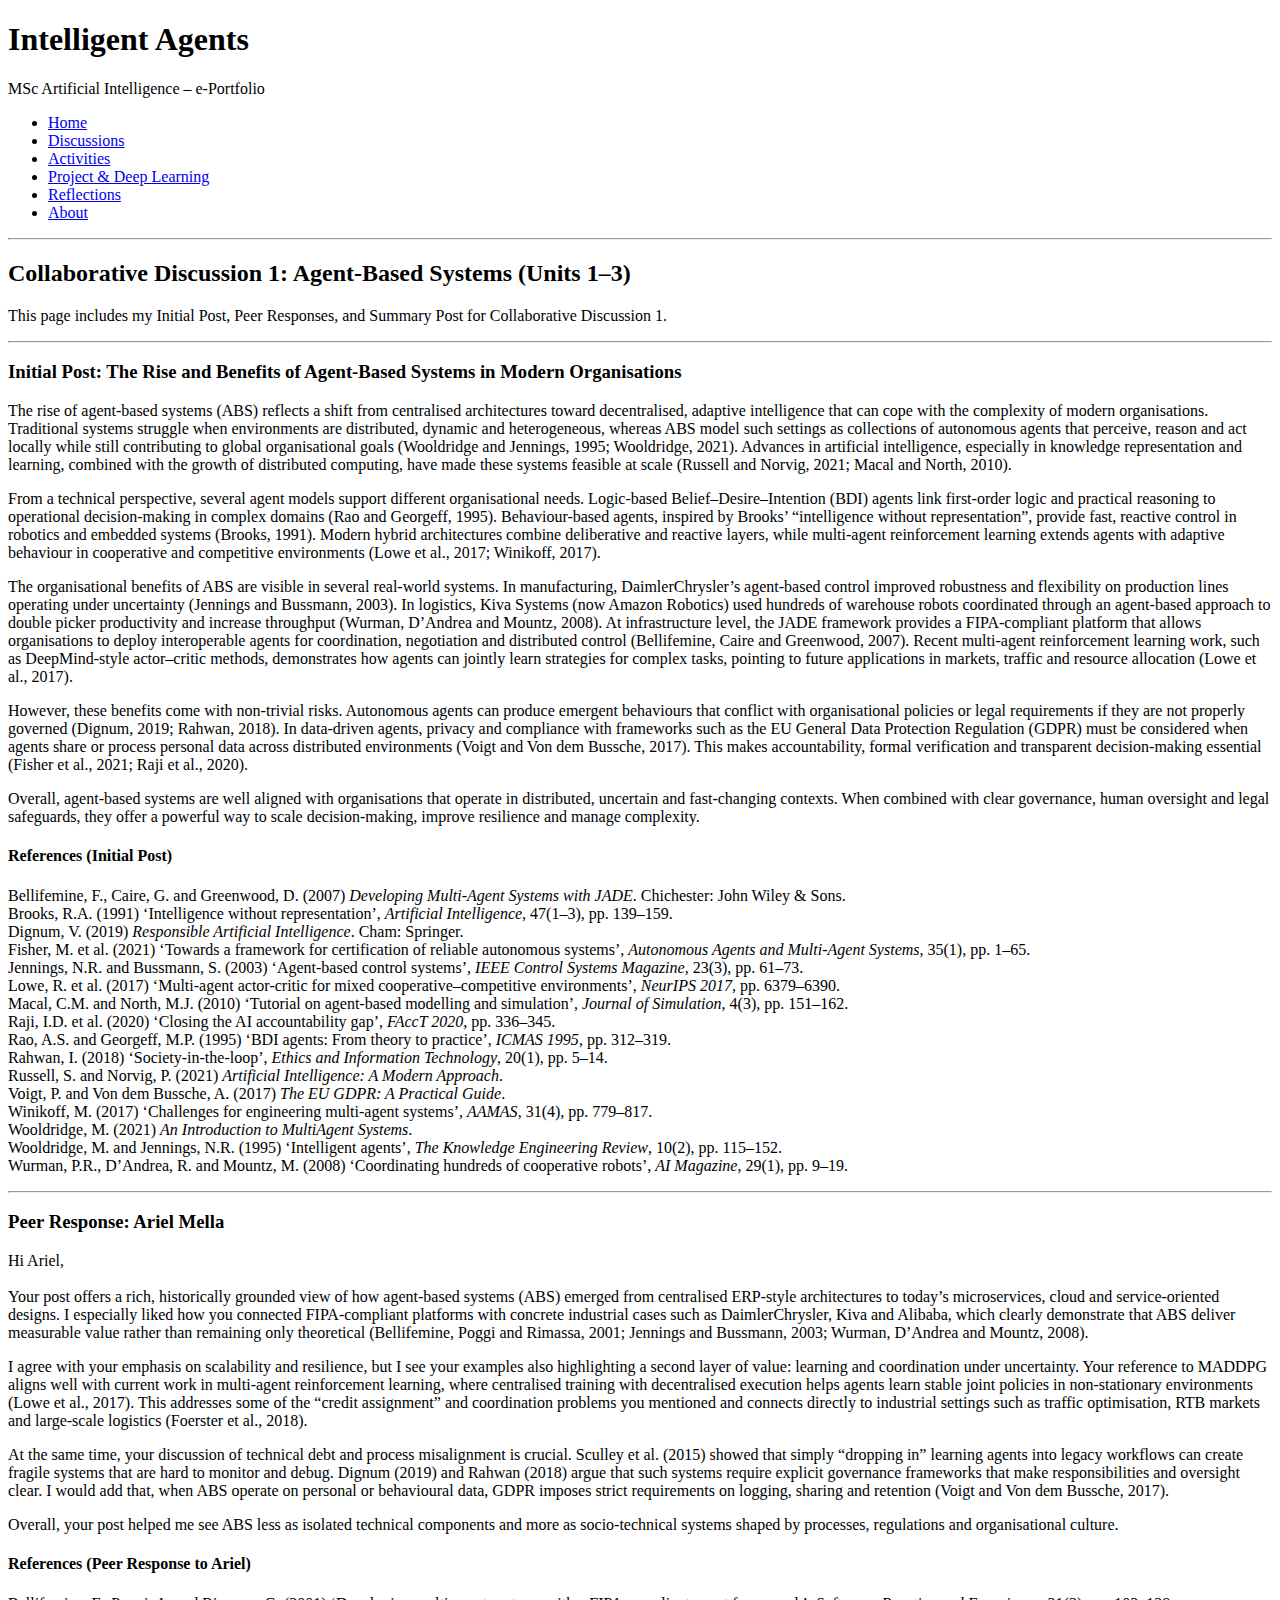
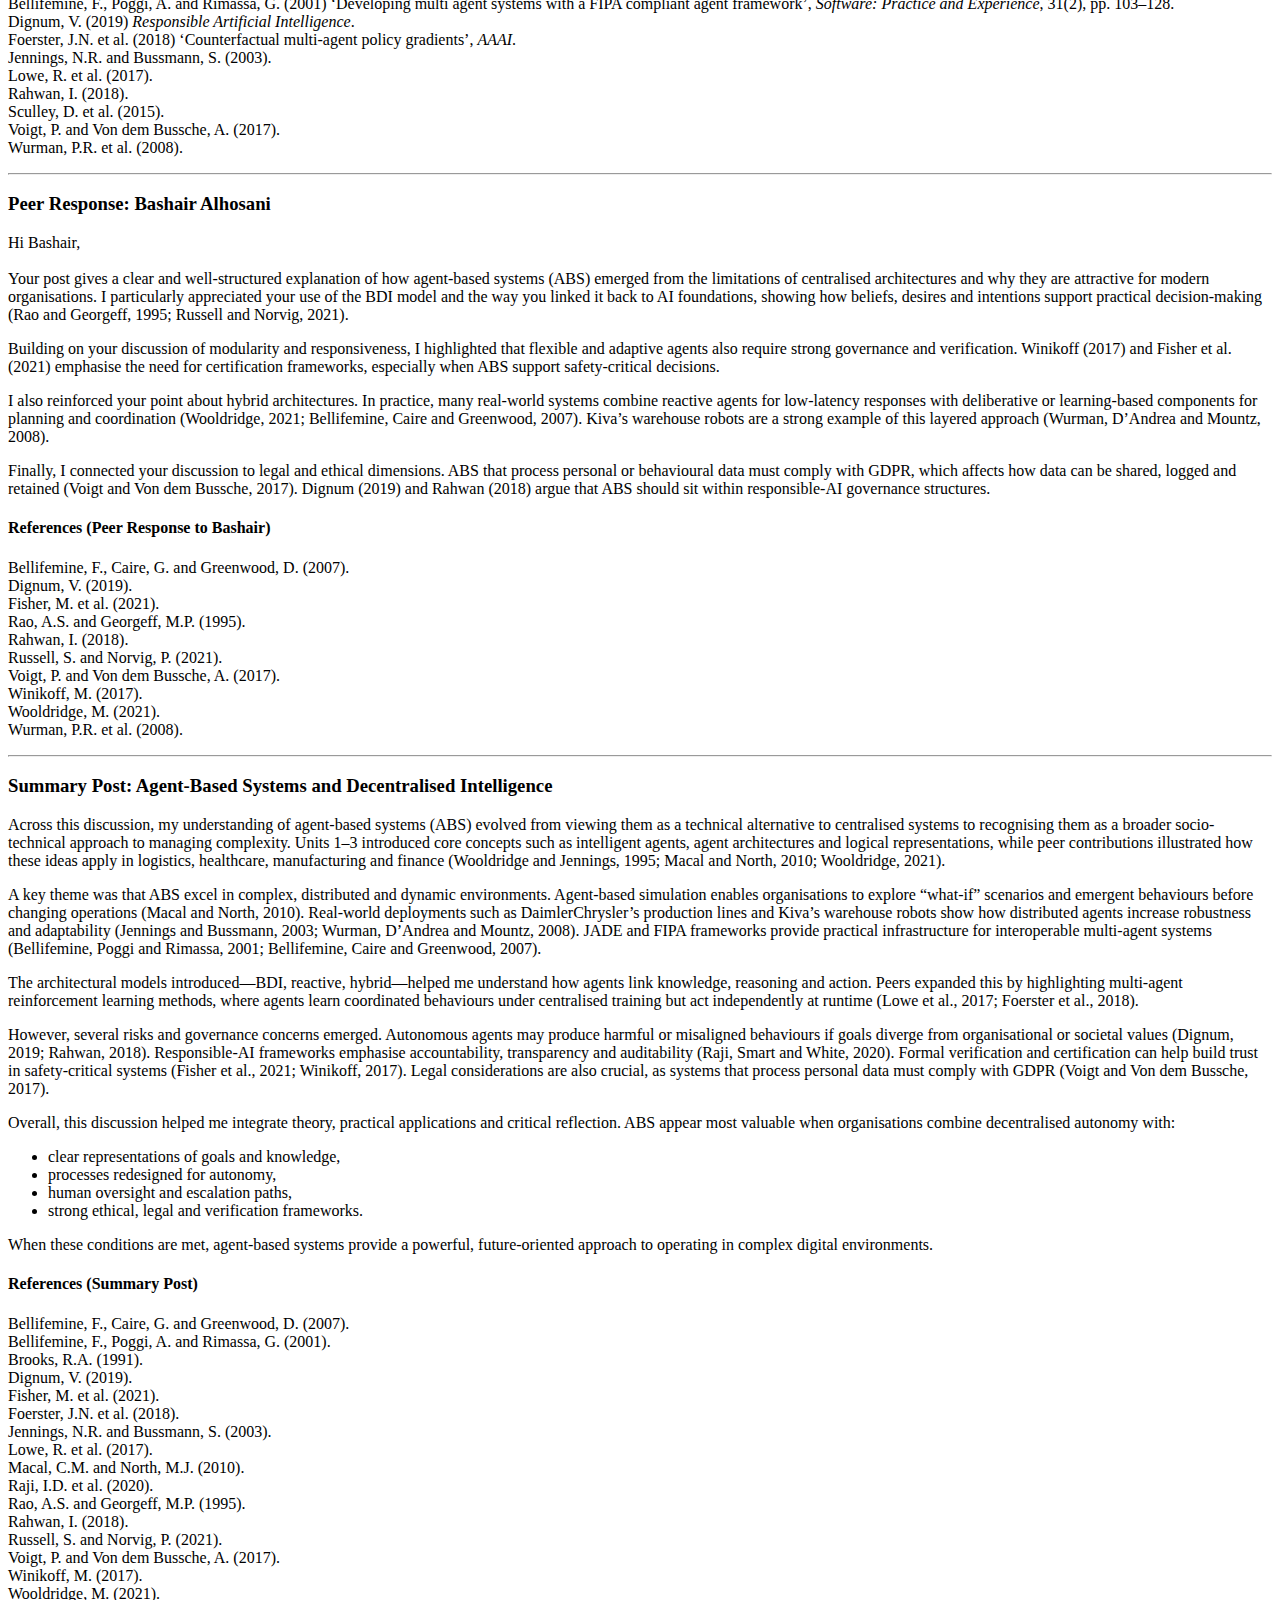
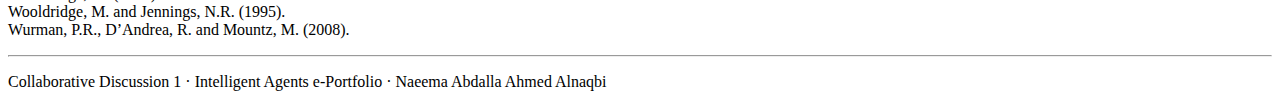
<file: discussion1-agent-based-systems.html>
<!DOCTYPE html>
<html lang="en">
<head>
    <meta charset="UTF-8">
    <title>Collaborative Discussion 1 – Agent-Based Systems</title>
</head>
<body>

<h1>Intelligent Agents</h1>
<p>MSc Artificial Intelligence – e-Portfolio</p>

<ul>
    <li><a href="index.html">Home</a></li>
    <li><a href="discussions.html">Discussions</a></li>
    <li><a href="activities.html">Activities</a></li>
    <li><a href="project.html">Project & Deep Learning</a></li>
    <li><a href="reflections.html">Reflections</a></li>
    <li><a href="about.html">About</a></li>
</ul>

<hr>

<h2>Collaborative Discussion 1: Agent-Based Systems (Units 1–3)</h2>

<p>This page includes my Initial Post, Peer Responses, and Summary Post for Collaborative Discussion 1.</p>

<hr>

<h3>Initial Post: The Rise and Benefits of Agent-Based Systems in Modern Organisations</h3>

<p>
The rise of agent-based systems (ABS) reflects a shift from centralised architectures toward
decentralised, adaptive intelligence that can cope with the complexity of modern organisations.
Traditional systems struggle when environments are distributed, dynamic and heterogeneous, whereas
ABS model such settings as collections of autonomous agents that perceive, reason and act locally
while still contributing to global organisational goals (Wooldridge and Jennings, 1995; Wooldridge, 2021).
Advances in artificial intelligence, especially in knowledge representation and learning, combined
with the growth of distributed computing, have made these systems feasible at scale
(Russell and Norvig, 2021; Macal and North, 2010).
</p>

<p>
From a technical perspective, several agent models support different organisational needs.
Logic-based Belief–Desire–Intention (BDI) agents link first-order logic and practical reasoning to
operational decision-making in complex domains (Rao and Georgeff, 1995). Behaviour-based agents,
inspired by Brooks’ “intelligence without representation”, provide fast, reactive control in robotics and
embedded systems (Brooks, 1991). Modern hybrid architectures combine deliberative and reactive
layers, while multi-agent reinforcement learning extends agents with adaptive behaviour in cooperative
and competitive environments (Lowe et al., 2017; Winikoff, 2017).
</p>

<p>
The organisational benefits of ABS are visible in several real-world systems. In manufacturing,
DaimlerChrysler’s agent-based control improved robustness and flexibility on production lines operating
under uncertainty (Jennings and Bussmann, 2003). In logistics, Kiva Systems (now Amazon Robotics)
used hundreds of warehouse robots coordinated through an agent-based approach to double picker
productivity and increase throughput (Wurman, D’Andrea and Mountz, 2008). At infrastructure level,
the JADE framework provides a FIPA-compliant platform that allows organisations to deploy interoperable
agents for coordination, negotiation and distributed control (Bellifemine, Caire and Greenwood, 2007).
Recent multi-agent reinforcement learning work, such as DeepMind-style actor–critic methods,
demonstrates how agents can jointly learn strategies for complex tasks, pointing to future applications
in markets, traffic and resource allocation (Lowe et al., 2017).
</p>

<p>
However, these benefits come with non-trivial risks. Autonomous agents can produce emergent behaviours
that conflict with organisational policies or legal requirements if they are not properly governed
(Dignum, 2019; Rahwan, 2018). In data-driven agents, privacy and compliance with frameworks such as
the EU General Data Protection Regulation (GDPR) must be considered when agents share or process
personal data across distributed environments (Voigt and Von dem Bussche, 2017). This makes accountability,
formal verification and transparent decision-making essential (Fisher et al., 2021; Raji et al., 2020).
</p>

<p>
Overall, agent-based systems are well aligned with organisations that operate in distributed, uncertain
and fast-changing contexts. When combined with clear governance, human oversight and legal safeguards,
they offer a powerful way to scale decision-making, improve resilience and manage complexity.
</p>

<h4>References (Initial Post)</h4>

<p>
Bellifemine, F., Caire, G. and Greenwood, D. (2007) <i>Developing Multi-Agent Systems with JADE</i>.
Chichester: John Wiley & Sons.<br>
Brooks, R.A. (1991) ‘Intelligence without representation’, <i>Artificial Intelligence</i>, 47(1–3), pp. 139–159.<br>
Dignum, V. (2019) <i>Responsible Artificial Intelligence</i>. Cham: Springer.<br>
Fisher, M. et al. (2021) ‘Towards a framework for certification of reliable autonomous systems’,
<i>Autonomous Agents and Multi-Agent Systems</i>, 35(1), pp. 1–65.<br>
Jennings, N.R. and Bussmann, S. (2003) ‘Agent-based control systems’, <i>IEEE Control Systems Magazine</i>,
23(3), pp. 61–73.<br>
Lowe, R. et al. (2017) ‘Multi-agent actor-critic for mixed cooperative–competitive environments’,
<i>NeurIPS 2017</i>, pp. 6379–6390.<br>
Macal, C.M. and North, M.J. (2010) ‘Tutorial on agent-based modelling and simulation’,
<i>Journal of Simulation</i>, 4(3), pp. 151–162.<br>
Raji, I.D. et al. (2020) ‘Closing the AI accountability gap’, <i>FAccT 2020</i>, pp. 336–345.<br>
Rao, A.S. and Georgeff, M.P. (1995) ‘BDI agents: From theory to practice’, <i>ICMAS 1995</i>, pp. 312–319.<br>
Rahwan, I. (2018) ‘Society-in-the-loop’, <i>Ethics and Information Technology</i>, 20(1), pp. 5–14.<br>
Russell, S. and Norvig, P. (2021) <i>Artificial Intelligence: A Modern Approach</i>.<br>
Voigt, P. and Von dem Bussche, A. (2017) <i>The EU GDPR: A Practical Guide</i>.<br>
Winikoff, M. (2017) ‘Challenges for engineering multi-agent systems’, <i>AAMAS</i>, 31(4), pp. 779–817.<br>
Wooldridge, M. (2021) <i>An Introduction to MultiAgent Systems</i>.<br>
Wooldridge, M. and Jennings, N.R. (1995) ‘Intelligent agents’, <i>The Knowledge Engineering Review</i>,
10(2), pp. 115–152.<br>
Wurman, P.R., D’Andrea, R. and Mountz, M. (2008) ‘Coordinating hundreds of cooperative robots’,
<i>AI Magazine</i>, 29(1), pp. 9–19.
</p>

<hr>

<h3>Peer Response: Ariel Mella</h3>

<p>
Hi Ariel,<br><br>
Your post offers a rich, historically grounded view of how agent-based systems (ABS) emerged from
centralised ERP-style architectures to today’s microservices, cloud and service-oriented designs.
I especially liked how you connected FIPA-compliant platforms with concrete industrial cases such
as DaimlerChrysler, Kiva and Alibaba, which clearly demonstrate that ABS deliver measurable value
rather than remaining only theoretical (Bellifemine, Poggi and Rimassa, 2001; Jennings and Bussmann,
2003; Wurman, D’Andrea and Mountz, 2008).
</p>

<p>
I agree with your emphasis on scalability and resilience, but I see your examples also highlighting a
second layer of value: learning and coordination under uncertainty. Your reference to MADDPG aligns
well with current work in multi-agent reinforcement learning, where centralised training with
decentralised execution helps agents learn stable joint policies in non-stationary environments
(Lowe et al., 2017). This addresses some of the “credit assignment” and coordination problems you
mentioned and connects directly to industrial settings such as traffic optimisation, RTB markets and
large-scale logistics (Foerster et al., 2018).
</p>

<p>
At the same time, your discussion of technical debt and process misalignment is crucial.
Sculley et al. (2015) showed that simply “dropping in” learning agents into legacy workflows can
create fragile systems that are hard to monitor and debug. Dignum (2019) and Rahwan (2018) argue
that such systems require explicit governance frameworks that make responsibilities and oversight
clear. I would add that, when ABS operate on personal or behavioural data, GDPR imposes strict
requirements on logging, sharing and retention (Voigt and Von dem Bussche, 2017).
</p>

<p>
Overall, your post helped me see ABS less as isolated technical components and more as
socio-technical systems shaped by processes, regulations and organisational culture.
</p>

<h4>References (Peer Response to Ariel)</h4>

<p>
Bellifemine, F., Poggi, A. and Rimassa, G. (2001) ‘Developing multi agent systems with a FIPA compliant
agent framework’, <i>Software: Practice and Experience</i>, 31(2), pp. 103–128.<br>
Dignum, V. (2019) <i>Responsible Artificial Intelligence</i>.<br>
Foerster, J.N. et al. (2018) ‘Counterfactual multi-agent policy gradients’, <i>AAAI</i>.<br>
Jennings, N.R. and Bussmann, S. (2003).<br>
Lowe, R. et al. (2017).<br>
Rahwan, I. (2018).<br>
Sculley, D. et al. (2015).<br>
Voigt, P. and Von dem Bussche, A. (2017).<br>
Wurman, P.R. et al. (2008).
</p>

<hr>

<h3>Peer Response: Bashair Alhosani</h3>

<p>
Hi Bashair,<br><br>
Your post gives a clear and well-structured explanation of how agent-based systems (ABS) emerged
from the limitations of centralised architectures and why they are attractive for modern organisations.
I particularly appreciated your use of the BDI model and the way you linked it back to AI foundations,
showing how beliefs, desires and intentions support practical decision-making (Rao and Georgeff,
1995; Russell and Norvig, 2021).
</p>

<p>
Building on your discussion of modularity and responsiveness, I highlighted that flexible and adaptive
agents also require strong governance and verification. Winikoff (2017) and Fisher et al. (2021)
emphasise the need for certification frameworks, especially when ABS support safety-critical decisions.
</p>

<p>
I also reinforced your point about hybrid architectures. In practice, many real-world systems combine
reactive agents for low-latency responses with deliberative or learning-based components for planning
and coordination (Wooldridge, 2021; Bellifemine, Caire and Greenwood, 2007). Kiva’s warehouse robots
are a strong example of this layered approach (Wurman, D’Andrea and Mountz, 2008).
</p>

<p>
Finally, I connected your discussion to legal and ethical dimensions. ABS that process personal or
behavioural data must comply with GDPR, which affects how data can be shared, logged and retained
(Voigt and Von dem Bussche, 2017). Dignum (2019) and Rahwan (2018) argue that ABS should sit within
responsible-AI governance structures.
</p>

<h4>References (Peer Response to Bashair)</h4>

<p>
Bellifemine, F., Caire, G. and Greenwood, D. (2007).<br>
Dignum, V. (2019).<br>
Fisher, M. et al. (2021).<br>
Rao, A.S. and Georgeff, M.P. (1995).<br>
Rahwan, I. (2018).<br>
Russell, S. and Norvig, P. (2021).<br>
Voigt, P. and Von dem Bussche, A. (2017).<br>
Winikoff, M. (2017).<br>
Wooldridge, M. (2021).<br>
Wurman, P.R. et al. (2008).
</p>

<hr>

<h3>Summary Post: Agent-Based Systems and Decentralised Intelligence</h3>

<p>
Across this discussion, my understanding of agent-based systems (ABS) evolved from viewing them as
a technical alternative to centralised systems to recognising them as a broader socio-technical
approach to managing complexity. Units 1–3 introduced core concepts such as intelligent agents,
agent architectures and logical representations, while peer contributions illustrated how these ideas
apply in logistics, healthcare, manufacturing and finance (Wooldridge and Jennings, 1995; Macal and
North, 2010; Wooldridge, 2021).
</p>

<p>
A key theme was that ABS excel in complex, distributed and dynamic environments. Agent-based
simulation enables organisations to explore “what-if” scenarios and emergent behaviours before
changing operations (Macal and North, 2010). Real-world deployments such as DaimlerChrysler’s
production lines and Kiva’s warehouse robots show how distributed agents increase robustness and
adaptability (Jennings and Bussmann, 2003; Wurman, D’Andrea and Mountz, 2008). JADE and FIPA
frameworks provide practical infrastructure for interoperable multi-agent systems (Bellifemine, Poggi
and Rimassa, 2001; Bellifemine, Caire and Greenwood, 2007).
</p>

<p>
The architectural models introduced—BDI, reactive, hybrid—helped me understand how agents link
knowledge, reasoning and action. Peers expanded this by highlighting multi-agent reinforcement
learning methods, where agents learn coordinated behaviours under centralised training but act
independently at runtime (Lowe et al., 2017; Foerster et al., 2018).
</p>

<p>
However, several risks and governance concerns emerged. Autonomous agents may produce harmful or
misaligned behaviours if goals diverge from organisational or societal values (Dignum, 2019; Rahwan,
2018). Responsible-AI frameworks emphasise accountability, transparency and auditability (Raji, Smart
and White, 2020). Formal verification and certification can help build trust in safety-critical systems
(Fisher et al., 2021; Winikoff, 2017). Legal considerations are also crucial, as systems that process
personal data must comply with GDPR (Voigt and Von dem Bussche, 2017).
</p>

<p>
Overall, this discussion helped me integrate theory, practical applications and critical reflection.
ABS appear most valuable when organisations combine decentralised autonomy with:
</p>

<ul>
    <li>clear representations of goals and knowledge,</li>
    <li>processes redesigned for autonomy,</li>
    <li>human oversight and escalation paths,</li>
    <li>strong ethical, legal and verification frameworks.</li>
</ul>

<p>
When these conditions are met, agent-based systems provide a powerful, future-oriented approach to
operating in complex digital environments.
</p>

<h4>References (Summary Post)</h4>

<p>
Bellifemine, F., Caire, G. and Greenwood, D. (2007).<br>
Bellifemine, F., Poggi, A. and Rimassa, G. (2001).<br>
Brooks, R.A. (1991).<br>
Dignum, V. (2019).<br>
Fisher, M. et al. (2021).<br>
Foerster, J.N. et al. (2018).<br>
Jennings, N.R. and Bussmann, S. (2003).<br>
Lowe, R. et al. (2017).<br>
Macal, C.M. and North, M.J. (2010).<br>
Raji, I.D. et al. (2020).<br>
Rao, A.S. and Georgeff, M.P. (1995).<br>
Rahwan, I. (2018).<br>
Russell, S. and Norvig, P. (2021).<br>
Voigt, P. and Von dem Bussche, A. (2017).<br>
Winikoff, M. (2017).<br>
Wooldridge, M. (2021).<br>
Wooldridge, M. and Jennings, N.R. (1995).<br>
Wurman, P.R., D’Andrea, R. and Mountz, M. (2008).
</p>

<hr>

<p>Collaborative Discussion 1 · Intelligent Agents e-Portfolio · Naeema Abdalla Ahmed Alnaqbi</p>

</body>
</html>
</file>
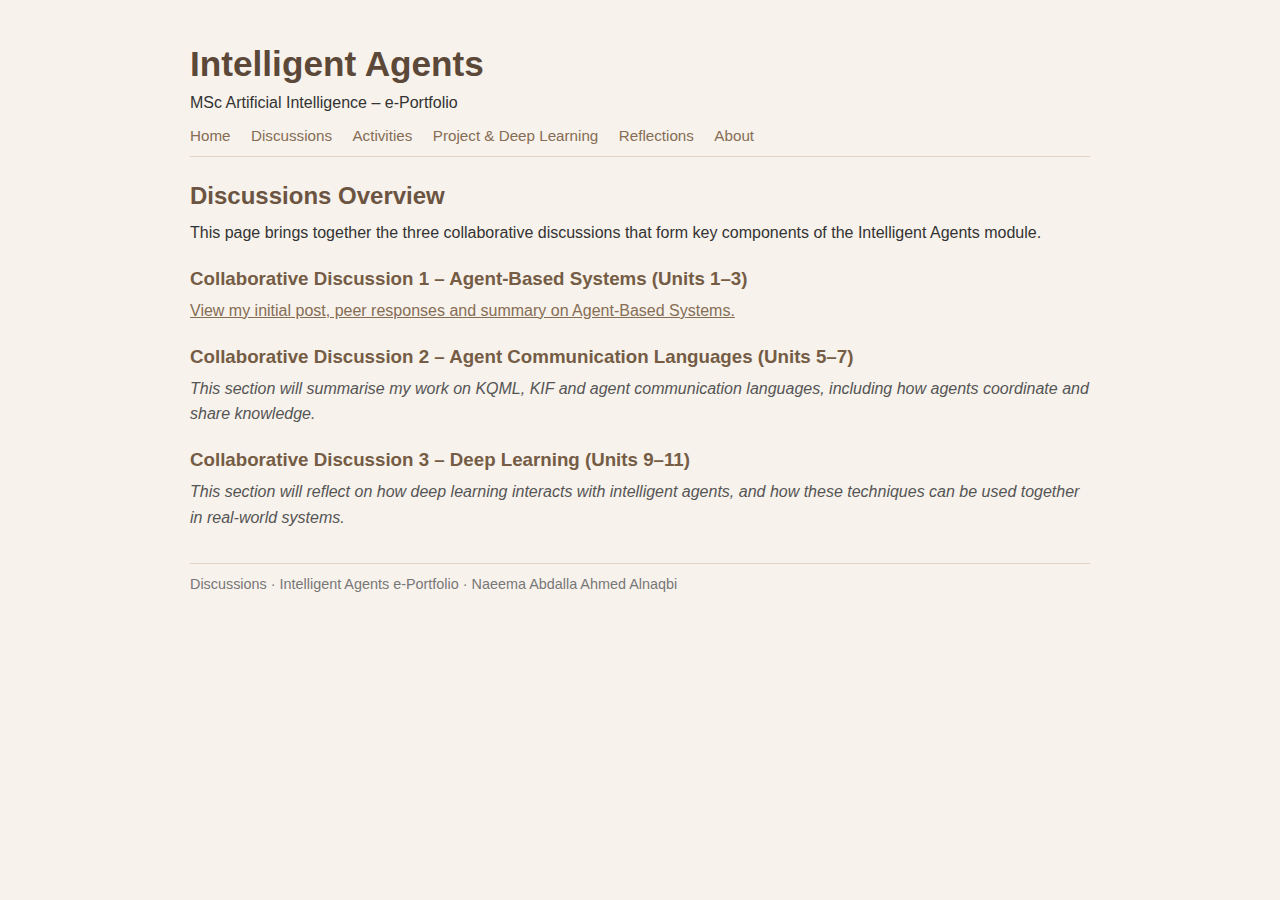
<file: discussions.html>
<!DOCTYPE html>
<html lang="en">
<head>
  <meta charset="UTF-8">
  <title>Discussions – Intelligent Agents e-Portfolio</title>
  <link rel="stylesheet" href="styles.css">
</head>
<body>
<div class="wrapper">

  <h1>Intelligent Agents</h1>
  <p>MSc Artificial Intelligence – e-Portfolio</p>

  <nav>
    <ul>
      <li><a href="index.html">Home</a></li>
      <li><a href="discussions.html">Discussions</a></li>
      <li><a href="activities.html">Activities</a></li>
      <li><a href="project.html">Project &amp; Deep Learning</a></li>
      <li><a href="reflections.html">Reflections</a></li>
      <li><a href="about.html">About</a></li>
    </ul>
  </nav>

  <h2>Discussions Overview</h2>

  <p>
    This page brings together the three collaborative discussions that form key components of the
    Intelligent Agents module.
  </p>

  <h3>Collaborative Discussion 1 – Agent-Based Systems (Units 1–3)</h3>
  <p>
    <a href="discussion1-agent-based-systems.html">
      View my initial post, peer responses and summary on Agent-Based Systems.
    </a>
  </p>

  <h3>Collaborative Discussion 2 – Agent Communication Languages (Units 5–7)</h3>
  <p class="emphasis">
    This section will summarise my work on KQML, KIF and agent communication languages, including
    how agents coordinate and share knowledge.
  </p>

  <h3>Collaborative Discussion 3 – Deep Learning (Units 9–11)</h3>
  <p class="emphasis">
    This section will reflect on how deep learning interacts with intelligent agents, and how
    these techniques can be used together in real-world systems.
  </p>

  <footer>
    Discussions · Intelligent Agents e-Portfolio · Naeema Abdalla Ahmed Alnaqbi
  </footer>

</div>
</body>
</html>
</file>
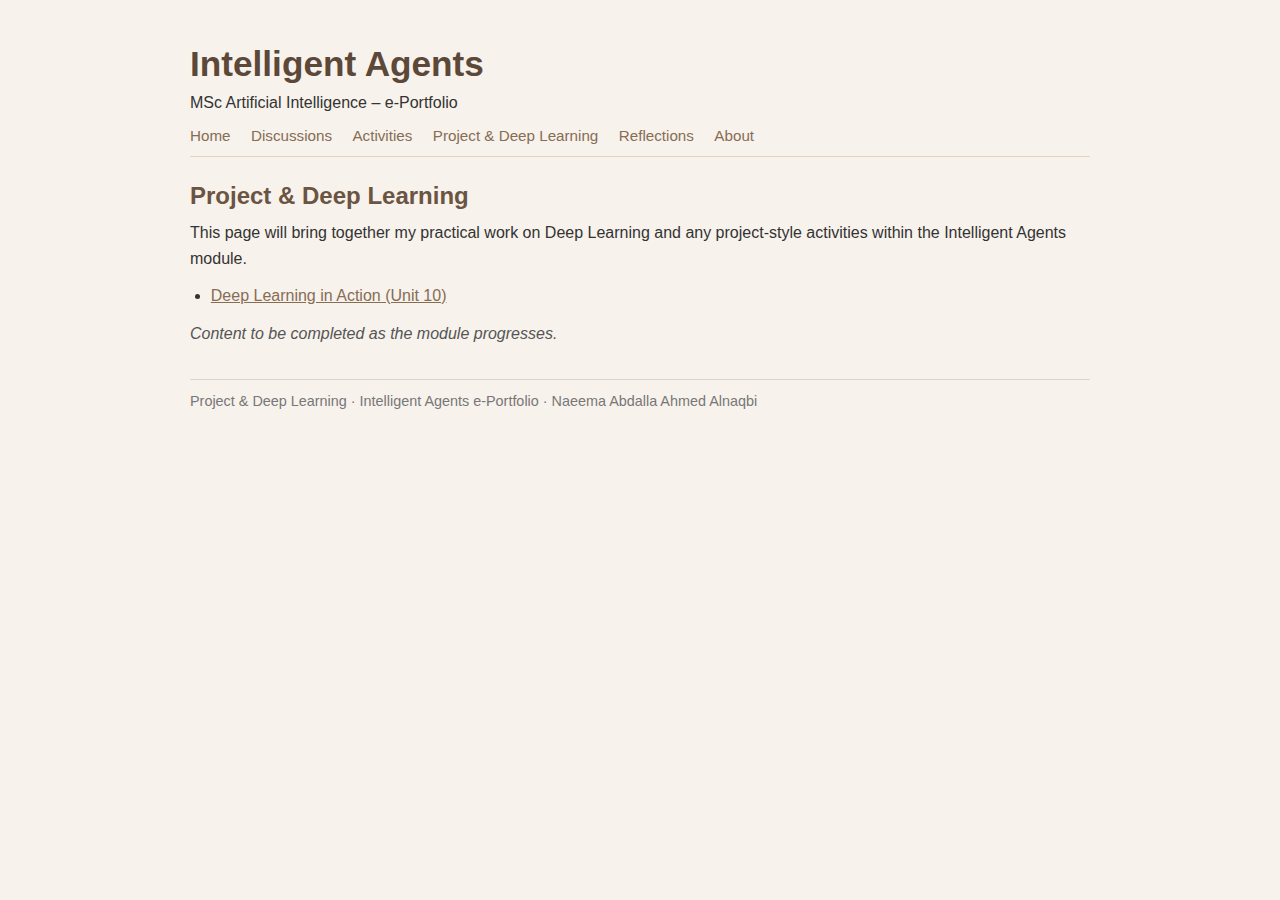
<file: project.html>
<!DOCTYPE html>
<html lang="en">
<head>
  <meta charset="UTF-8">
  <title>Project & Deep Learning – Intelligent Agents</title>
  <link rel="stylesheet" href="styles.css">
</head>
<body>
<div class="wrapper">

  <h1>Intelligent Agents</h1>
  <p>MSc Artificial Intelligence – e-Portfolio</p>

  <nav>
    <ul>
      <li><a href="index.html">Home</a></li>
      <li><a href="discussions.html">Discussions</a></li>
      <li><a href="activities.html">Activities</a></li>
      <li><a href="project.html">Project &amp; Deep Learning</a></li>
      <li><a href="reflections.html">Reflections</a></li>
      <li><a href="about.html">About</a></li>
    </ul>
  </nav>

  <h2>Project &amp; Deep Learning</h2>

  <p>
    This page will bring together my practical work on Deep Learning and any project-style
    activities within the Intelligent Agents module.
  </p>

  <ul>
    <li><a href="deep-learning-unit10.html">Deep Learning in Action (Unit 10)</a></li>
  </ul>

  <p class="emphasis">
    Content to be completed as the module progresses.
  </p>

  <footer>
    Project &amp; Deep Learning · Intelligent Agents e-Portfolio · Naeema Abdalla Ahmed Alnaqbi
  </footer>

</div>
</body>
</html>
</file>
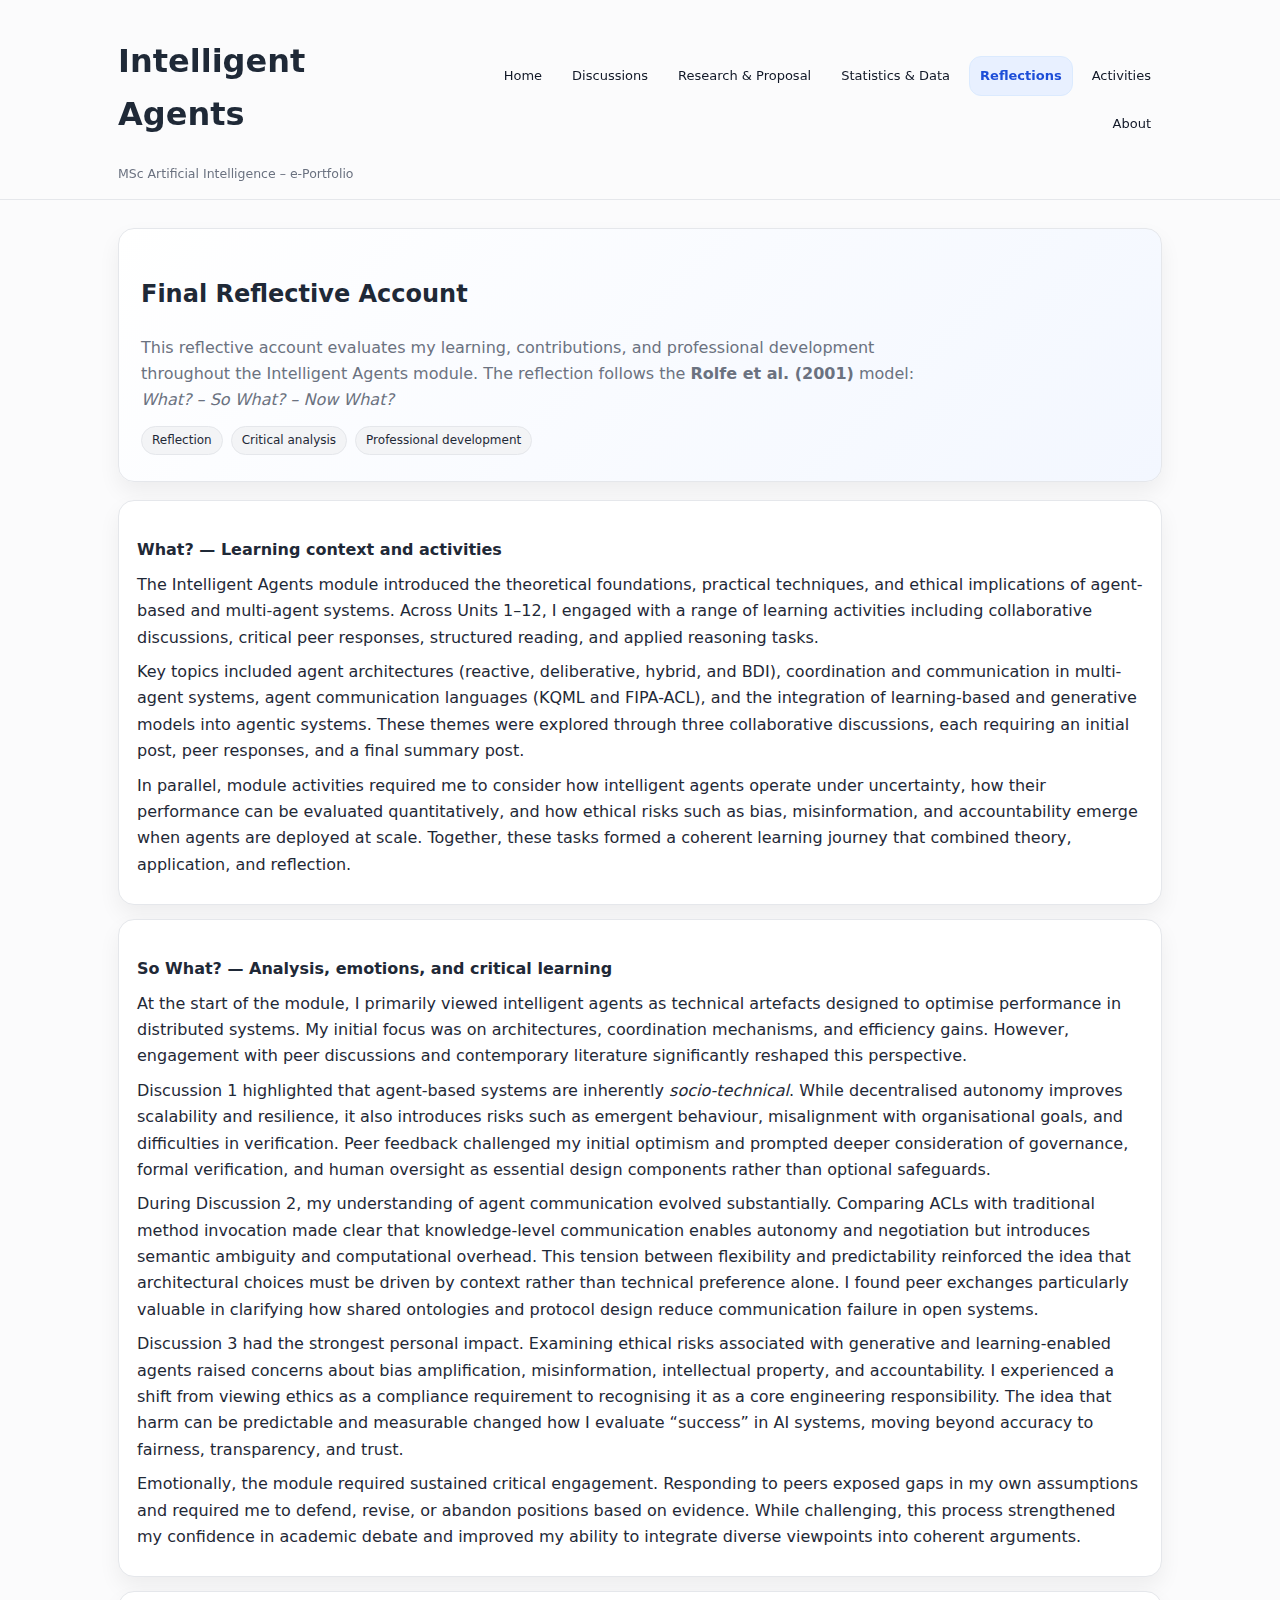
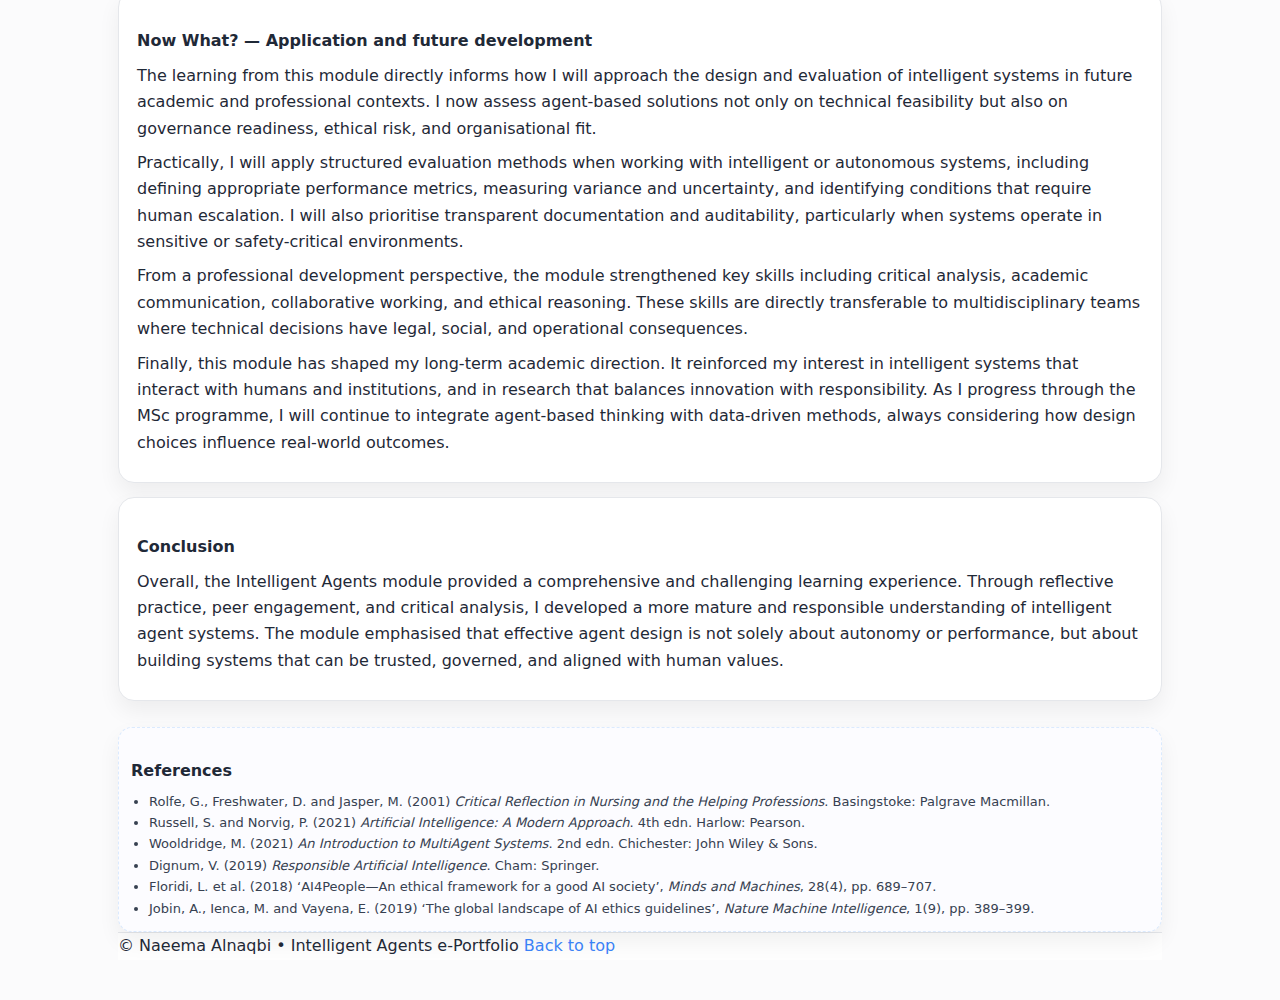
<file: reflections.html>
<!DOCTYPE html>
<html lang="en">
<head>
  <meta charset="UTF-8" />
  <meta name="viewport" content="width=device-width, initial-scale=1" />
  <title>Reflections – Intelligent Agents e-Portfolio</title>
  <link rel="stylesheet" href="style.css" />
</head>

<body id="top">
  <a class="skip-link" href="#main">Skip to content</a>

  <header class="site-header">
    <div class="header-inner">
      <div class="brand">
        <h1>Intelligent Agents</h1>
        <div class="sub">MSc Artificial Intelligence – e-Portfolio</div>
      </div>

<nav class="main-nav">
  <ul>
    <li><a href="index.html">Home</a></li>
    <li><a href="discussion.html">Discussions</a></li>
    <li><a href="research.html">Research &amp; Proposal</a></li>
    <li><a href="statistics.html">Statistics &amp; Data</a></li>
    <li><a class="active" href="reflections.html" aria-current="page">Reflections</a></li>
    <li><a href="activities.html">Activities</a></li>
    <li><a href="about.html">About</a></li>
  </ul>
</nav>


    </div>
  </header>

  <main id="main" class="container">

    <section class="hero">
      <h2>Final Reflective Account</h2>
      <p>
        This reflective account evaluates my learning, contributions, and professional development throughout the
        Intelligent Agents module. The reflection follows the
        <strong>Rolfe et al. (2001)</strong> model: <em>What? – So What? – Now What?</em>
      </p>
      <div class="meta">
        <span class="badge">Reflection</span>
        <span class="badge">Critical analysis</span>
        <span class="badge">Professional development</span>
      </div>
    </section>

    <section class="grid">

      <div class="card prose">
        <h3>What? — Learning context and activities</h3>

        <p>
          The Intelligent Agents module introduced the theoretical foundations, practical techniques, and ethical
          implications of agent-based and multi-agent systems. Across Units 1–12, I engaged with a range of learning
          activities including collaborative discussions, critical peer responses, structured reading, and applied
          reasoning tasks.
        </p>

        <p>
          Key topics included agent architectures (reactive, deliberative, hybrid, and BDI), coordination and
          communication in multi-agent systems, agent communication languages (KQML and FIPA-ACL), and the integration
          of learning-based and generative models into agentic systems. These themes were explored through three
          collaborative discussions, each requiring an initial post, peer responses, and a final summary post.
        </p>

        <p>
          In parallel, module activities required me to consider how intelligent agents operate under uncertainty,
          how their performance can be evaluated quantitatively, and how ethical risks such as bias, misinformation,
          and accountability emerge when agents are deployed at scale. Together, these tasks formed a coherent
          learning journey that combined theory, application, and reflection.
        </p>
      </div>

      <div class="card prose">
        <h3>So What? — Analysis, emotions, and critical learning</h3>

        <p>
          At the start of the module, I primarily viewed intelligent agents as technical artefacts designed to optimise
          performance in distributed systems. My initial focus was on architectures, coordination mechanisms, and
          efficiency gains. However, engagement with peer discussions and contemporary literature significantly
          reshaped this perspective.
        </p>

        <p>
          Discussion 1 highlighted that agent-based systems are inherently <em>socio-technical</em>. While decentralised
          autonomy improves scalability and resilience, it also introduces risks such as emergent behaviour,
          misalignment with organisational goals, and difficulties in verification. Peer feedback challenged my
          initial optimism and prompted deeper consideration of governance, formal verification, and human oversight
          as essential design components rather than optional safeguards.
        </p>

        <p>
          During Discussion 2, my understanding of agent communication evolved substantially. Comparing ACLs with
          traditional method invocation made clear that knowledge-level communication enables autonomy and negotiation
          but introduces semantic ambiguity and computational overhead. This tension between flexibility and
          predictability reinforced the idea that architectural choices must be driven by context rather than
          technical preference alone. I found peer exchanges particularly valuable in clarifying how shared ontologies
          and protocol design reduce communication failure in open systems.
        </p>

        <p>
          Discussion 3 had the strongest personal impact. Examining ethical risks associated with generative and
          learning-enabled agents raised concerns about bias amplification, misinformation, intellectual property,
          and accountability. I experienced a shift from viewing ethics as a compliance requirement to recognising it
          as a core engineering responsibility. The idea that harm can be predictable and measurable changed how I
          evaluate “success” in AI systems, moving beyond accuracy to fairness, transparency, and trust.
        </p>

        <p>
          Emotionally, the module required sustained critical engagement. Responding to peers exposed gaps in my own
          assumptions and required me to defend, revise, or abandon positions based on evidence. While challenging,
          this process strengthened my confidence in academic debate and improved my ability to integrate diverse
          viewpoints into coherent arguments.
        </p>
      </div>

      <div class="card prose">
        <h3>Now What? — Application and future development</h3>

        <p>
          The learning from this module directly informs how I will approach the design and evaluation of intelligent
          systems in future academic and professional contexts. I now assess agent-based solutions not only on
          technical feasibility but also on governance readiness, ethical risk, and organisational fit.
        </p>

        <p>
          Practically, I will apply structured evaluation methods when working with intelligent or autonomous systems,
          including defining appropriate performance metrics, measuring variance and uncertainty, and identifying
          conditions that require human escalation. I will also prioritise transparent documentation and auditability,
          particularly when systems operate in sensitive or safety-critical environments.
        </p>

        <p>
          From a professional development perspective, the module strengthened key skills including critical
          analysis, academic communication, collaborative working, and ethical reasoning. These skills are directly
          transferable to multidisciplinary teams where technical decisions have legal, social, and operational
          consequences.
        </p>

        <p>
          Finally, this module has shaped my long-term academic direction. It reinforced my interest in intelligent
          systems that interact with humans and institutions, and in research that balances innovation with
          responsibility. As I progress through the MSc programme, I will continue to integrate agent-based thinking
          with data-driven methods, always considering how design choices influence real-world outcomes.
        </p>
      </div>

      <div class="card prose">
        <h3>Conclusion</h3>
        <p>
          Overall, the Intelligent Agents module provided a comprehensive and challenging learning experience.
          Through reflective practice, peer engagement, and critical analysis, I developed a more mature and
          responsible understanding of intelligent agent systems. The module emphasised that effective agent design
          is not solely about autonomy or performance, but about building systems that can be trusted, governed, and
          aligned with human values.
        </p>
      </div>

      <div class="card prose refs">
        <h3>References</h3>
        <ul>
          <li>Rolfe, G., Freshwater, D. and Jasper, M. (2001) <em>Critical Reflection in Nursing and the Helping Professions</em>. Basingstoke: Palgrave Macmillan.</li>
          <li>Russell, S. and Norvig, P. (2021) <em>Artificial Intelligence: A Modern Approach</em>. 4th edn. Harlow: Pearson.</li>
          <li>Wooldridge, M. (2021) <em>An Introduction to MultiAgent Systems</em>. 2nd edn. Chichester: John Wiley &amp; Sons.</li>
          <li>Dignum, V. (2019) <em>Responsible Artificial Intelligence</em>. Cham: Springer.</li>
          <li>Floridi, L. et al. (2018) ‘AI4People—An ethical framework for a good AI society’, <em>Minds and Machines</em>, 28(4), pp. 689–707.</li>
          <li>Jobin, A., Ienca, M. and Vayena, E. (2019) ‘The global landscape of AI ethics guidelines’, <em>Nature Machine Intelligence</em>, 1(9), pp. 389–399.</li>
        </ul>
      </div>

    </section>

    <footer class="footer">
      <span>© Naeema Alnaqbi • Intelligent Agents e-Portfolio</span>
      <a class="toplink" href="#top">Back to top</a>
    </footer>

  </main>
</body>
</html>
</file>
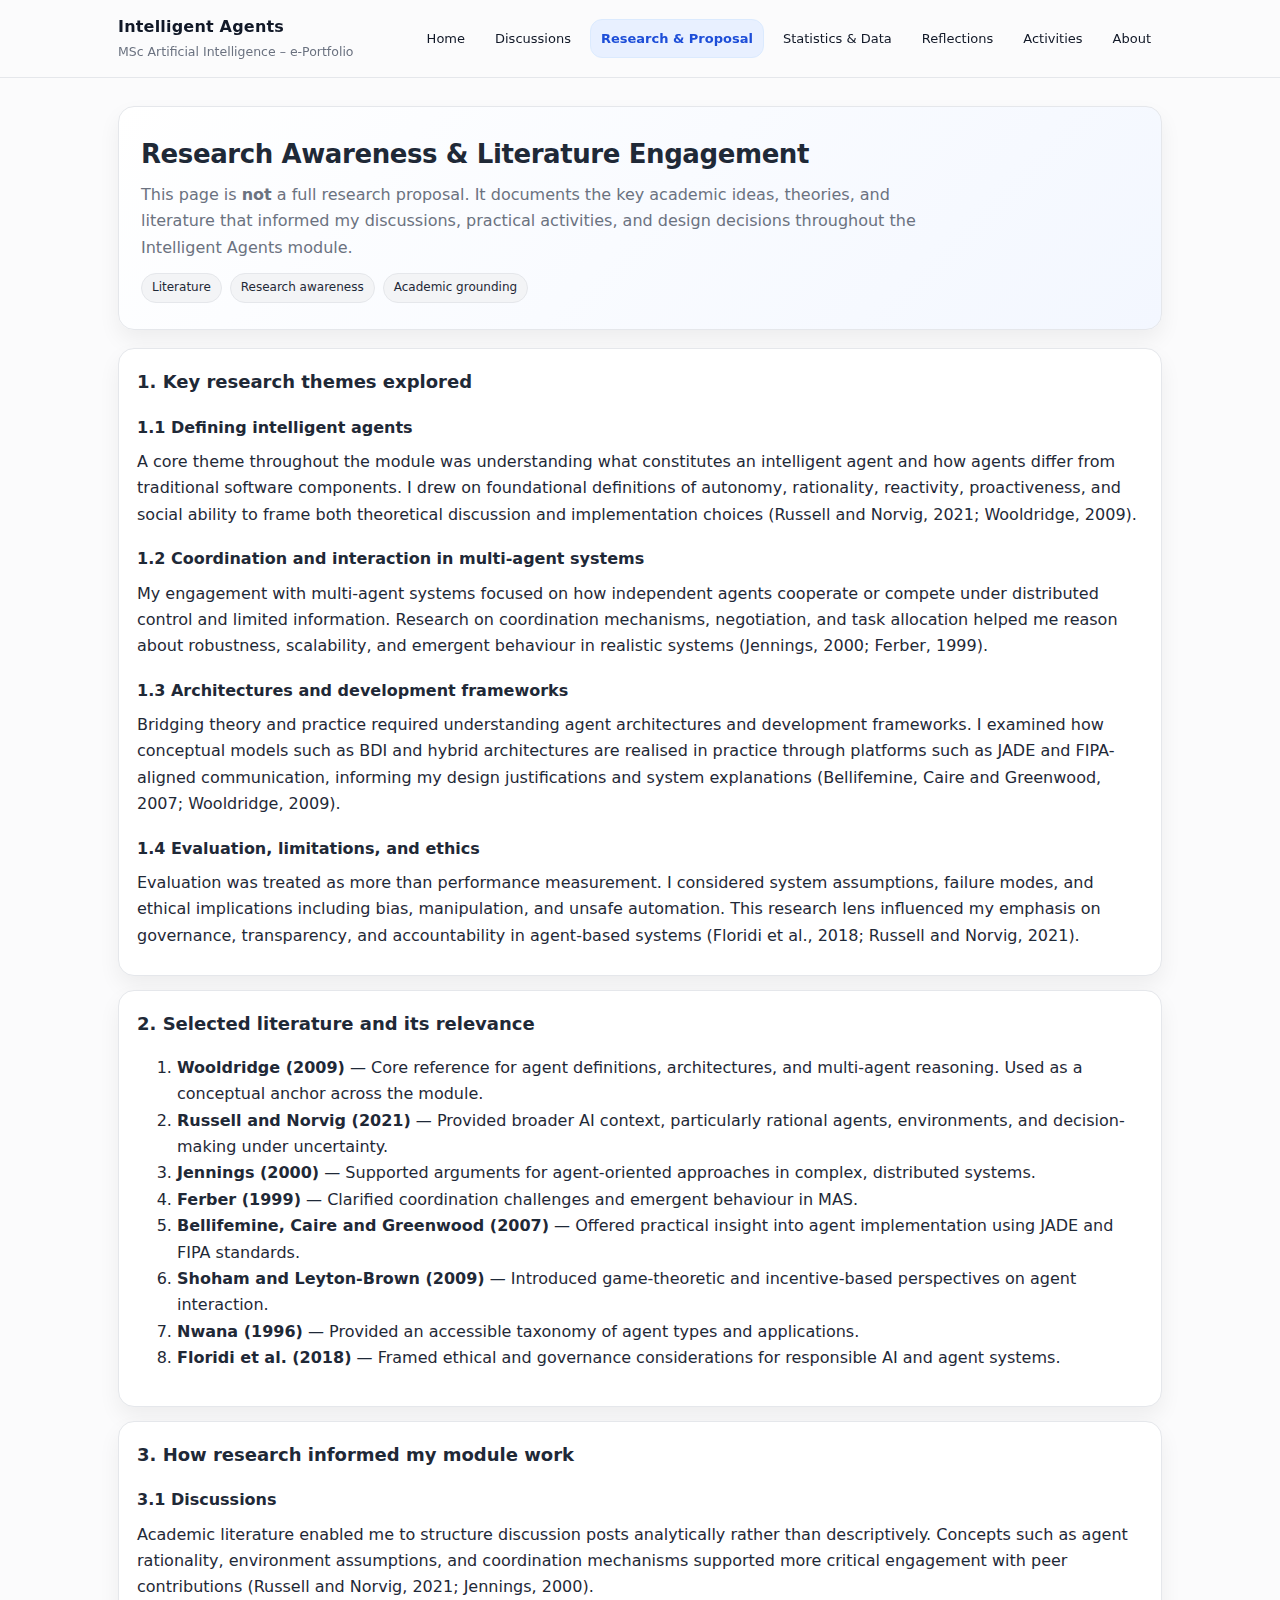
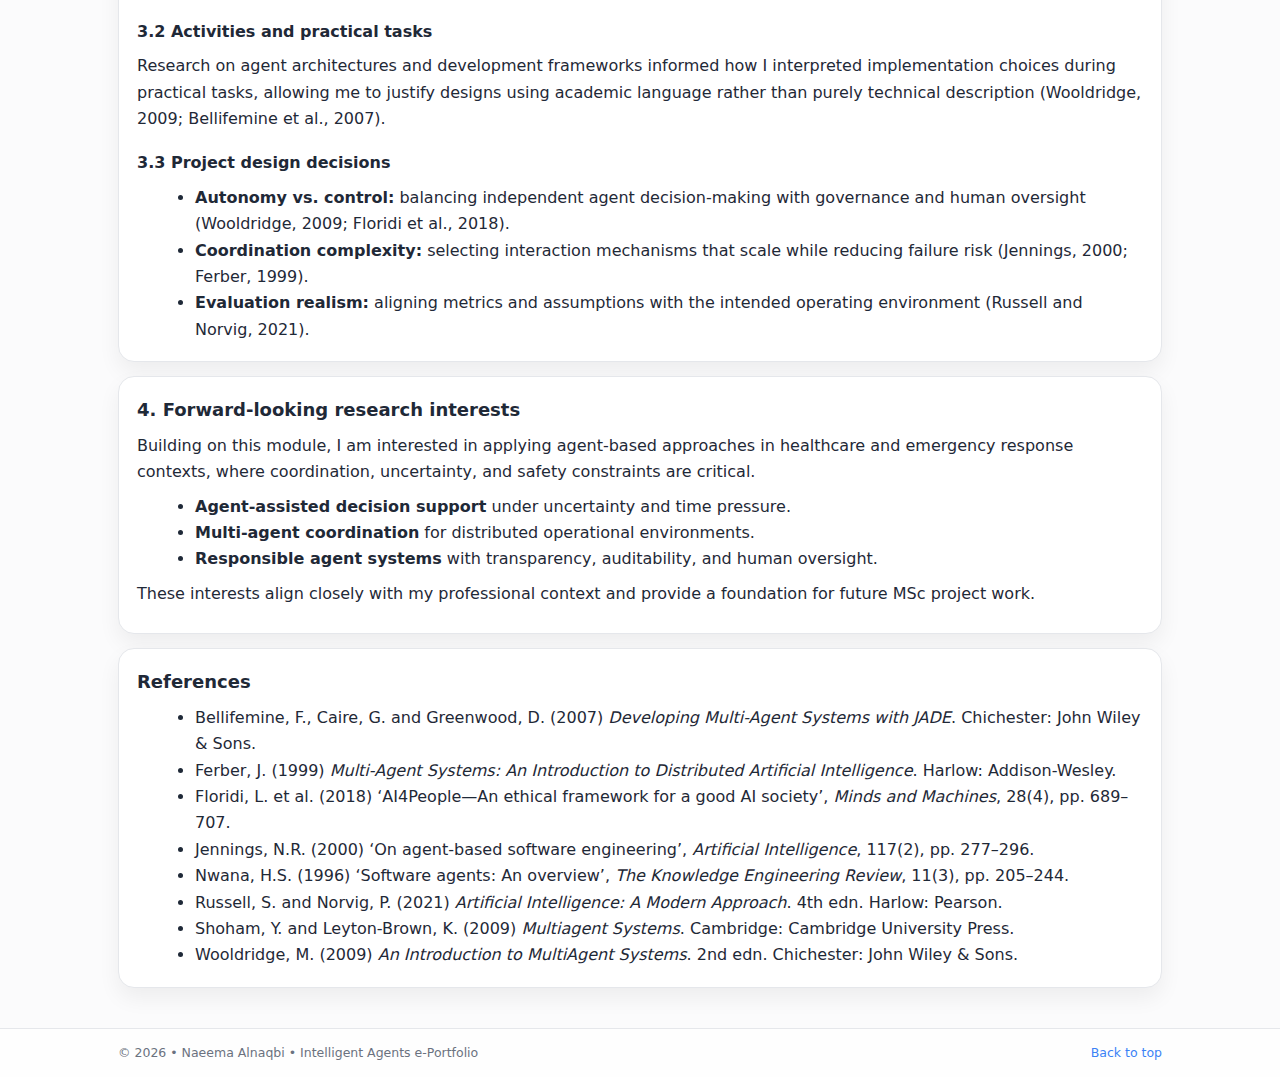
<file: research.html>
<!DOCTYPE html>
<html lang="en">
<head>
  <meta charset="UTF-8" />
  <meta name="viewport" content="width=device-width, initial-scale=1" />
  <title>Research – Intelligent Agents e-Portfolio</title>
  <link rel="stylesheet" href="style.css" />
</head>
  
<body id="top">
  <a class="skip-link" href="#main">Skip to content</a>

  <div class="main-wrapper">
    <header class="site-header">
      <div class="header-inner">
        <div class="brand">
          <p class="title">Intelligent Agents</p>
          <p class="sub">MSc Artificial Intelligence – e-Portfolio</p>
        </div>

        <nav class="main-nav" aria-label="Main navigation">
          <ul>
            <li><a href="index.html">Home</a></li>
            <li><a href="discussion.html">Discussions</a></li>
            <li><a class="active" href="research.html" aria-current="page">Research &amp; Proposal</a></li>
            <li><a href="statistics.html">Statistics &amp; Data</a></li>
            <li><a href="reflections.html">Reflections</a></li>
            <li><a href="activities.html">Activities</a></li>
            <li><a href="about.html">About</a></li>
          </ul>
        </nav>
      </div>
    </header>

    <main id="main" class="container">
      <section class="hero">
        <h1>Research Awareness &amp; Literature Engagement</h1>
        <p>
          This page is <strong>not</strong> a full research proposal. It documents the key academic ideas, theories, and
          literature that informed my discussions, practical activities, and design decisions throughout the
          Intelligent Agents module.
        </p>
        <div class="meta">
          <span class="badge">Literature</span>
          <span class="badge">Research awareness</span>
          <span class="badge">Academic grounding</span>
        </div>
      </section>

      <section class="grid">
        <div class="card prose">
          <h2>1. Key research themes explored</h2>

          <h3>1.1 Defining intelligent agents</h3>
          <p>
            A core theme throughout the module was understanding what constitutes an intelligent agent and how agents
            differ from traditional software components. I drew on foundational definitions of autonomy, rationality,
            reactivity, proactiveness, and social ability to frame both theoretical discussion and implementation choices
            (Russell and Norvig, 2021; Wooldridge, 2009).
          </p>

          <h3>1.2 Coordination and interaction in multi-agent systems</h3>
          <p>
            My engagement with multi-agent systems focused on how independent agents cooperate or compete under
            distributed control and limited information. Research on coordination mechanisms, negotiation, and task
            allocation helped me reason about robustness, scalability, and emergent behaviour in realistic systems
            (Jennings, 2000; Ferber, 1999).
          </p>

          <h3>1.3 Architectures and development frameworks</h3>
          <p>
            Bridging theory and practice required understanding agent architectures and development frameworks. I
            examined how conceptual models such as BDI and hybrid architectures are realised in practice through
            platforms such as JADE and FIPA-aligned communication, informing my design justifications and system
            explanations (Bellifemine, Caire and Greenwood, 2007; Wooldridge, 2009).
          </p>

          <h3>1.4 Evaluation, limitations, and ethics</h3>
          <p>
            Evaluation was treated as more than performance measurement. I considered system assumptions, failure
            modes, and ethical implications including bias, manipulation, and unsafe automation. This research lens
            influenced my emphasis on governance, transparency, and accountability in agent-based systems
            (Floridi et al., 2018; Russell and Norvig, 2021).
          </p>
        </div>

        <div class="card prose">
          <h2>2. Selected literature and its relevance</h2>
          <ol>
            <li>
              <strong>Wooldridge (2009)</strong> — Core reference for agent definitions, architectures, and multi-agent
              reasoning. Used as a conceptual anchor across the module.
            </li>
            <li>
              <strong>Russell and Norvig (2021)</strong> — Provided broader AI context, particularly rational agents,
              environments, and decision-making under uncertainty.
            </li>
            <li>
              <strong>Jennings (2000)</strong> — Supported arguments for agent-oriented approaches in complex,
              distributed systems.
            </li>
            <li>
              <strong>Ferber (1999)</strong> — Clarified coordination challenges and emergent behaviour in MAS.
            </li>
            <li>
              <strong>Bellifemine, Caire and Greenwood (2007)</strong> — Offered practical insight into agent
              implementation using JADE and FIPA standards.
            </li>
            <li>
              <strong>Shoham and Leyton-Brown (2009)</strong> — Introduced game-theoretic and incentive-based perspectives
              on agent interaction.
            </li>
            <li>
              <strong>Nwana (1996)</strong> — Provided an accessible taxonomy of agent types and applications.
            </li>
            <li>
              <strong>Floridi et al. (2018)</strong> — Framed ethical and governance considerations for responsible AI
              and agent systems.
            </li>
          </ol>
        </div>

        <div class="card prose">
          <h2>3. How research informed my module work</h2>

          <h3>3.1 Discussions</h3>
          <p>
            Academic literature enabled me to structure discussion posts analytically rather than descriptively.
            Concepts such as agent rationality, environment assumptions, and coordination mechanisms supported more
            critical engagement with peer contributions (Russell and Norvig, 2021; Jennings, 2000).
          </p>

          <h3>3.2 Activities and practical tasks</h3>
          <p>
            Research on agent architectures and development frameworks informed how I interpreted implementation
            choices during practical tasks, allowing me to justify designs using academic language rather than
            purely technical description (Wooldridge, 2009; Bellifemine et al., 2007).
          </p>

          <h3>3.3 Project design decisions</h3>
          <ul>
            <li>
              <strong>Autonomy vs. control:</strong> balancing independent agent decision-making with governance and
              human oversight (Wooldridge, 2009; Floridi et al., 2018).
            </li>
            <li>
              <strong>Coordination complexity:</strong> selecting interaction mechanisms that scale while reducing
              failure risk (Jennings, 2000; Ferber, 1999).
            </li>
            <li>
              <strong>Evaluation realism:</strong> aligning metrics and assumptions with the intended operating
              environment (Russell and Norvig, 2021).
            </li>
          </ul>
        </div>

        <div class="card prose">
          <h2>4. Forward-looking research interests</h2>
          <p>
            Building on this module, I am interested in applying agent-based approaches in healthcare and emergency
            response contexts, where coordination, uncertainty, and safety constraints are critical.
          </p>
          <ul>
            <li><strong>Agent-assisted decision support</strong> under uncertainty and time pressure.</li>
            <li><strong>Multi-agent coordination</strong> for distributed operational environments.</li>
            <li><strong>Responsible agent systems</strong> with transparency, auditability, and human oversight.</li>
          </ul>
          <p>
            These interests align closely with my professional context and provide a foundation for future MSc project work.
          </p>
        </div>

        <div class="card prose">
          <h2>References</h2>
          <ul>
            <li>Bellifemine, F., Caire, G. and Greenwood, D. (2007) <em>Developing Multi-Agent Systems with JADE</em>. Chichester: John Wiley &amp; Sons.</li>
            <li>Ferber, J. (1999) <em>Multi-Agent Systems: An Introduction to Distributed Artificial Intelligence</em>. Harlow: Addison-Wesley.</li>
            <li>Floridi, L. et al. (2018) ‘AI4People—An ethical framework for a good AI society’, <em>Minds and Machines</em>, 28(4), pp. 689–707.</li>
            <li>Jennings, N.R. (2000) ‘On agent-based software engineering’, <em>Artificial Intelligence</em>, 117(2), pp. 277–296.</li>
            <li>Nwana, H.S. (1996) ‘Software agents: An overview’, <em>The Knowledge Engineering Review</em>, 11(3), pp. 205–244.</li>
            <li>Russell, S. and Norvig, P. (2021) <em>Artificial Intelligence: A Modern Approach</em>. 4th edn. Harlow: Pearson.</li>
            <li>Shoham, Y. and Leyton-Brown, K. (2009) <em>Multiagent Systems</em>. Cambridge: Cambridge University Press.</li>
            <li>Wooldridge, M. (2009) <em>An Introduction to MultiAgent Systems</em>. 2nd edn. Chichester: John Wiley &amp; Sons.</li>
          </ul>
        </div>
      </section>
    </main>

    <footer class="footer">
      <div class="footer-inner">
        <span>© 2026 • Naeema Alnaqbi • Intelligent Agents e-Portfolio</span>
        <span><a href="#top">Back to top</a></span>
      </div>
    </footer>
  </div>
</body>
</html>
</file>
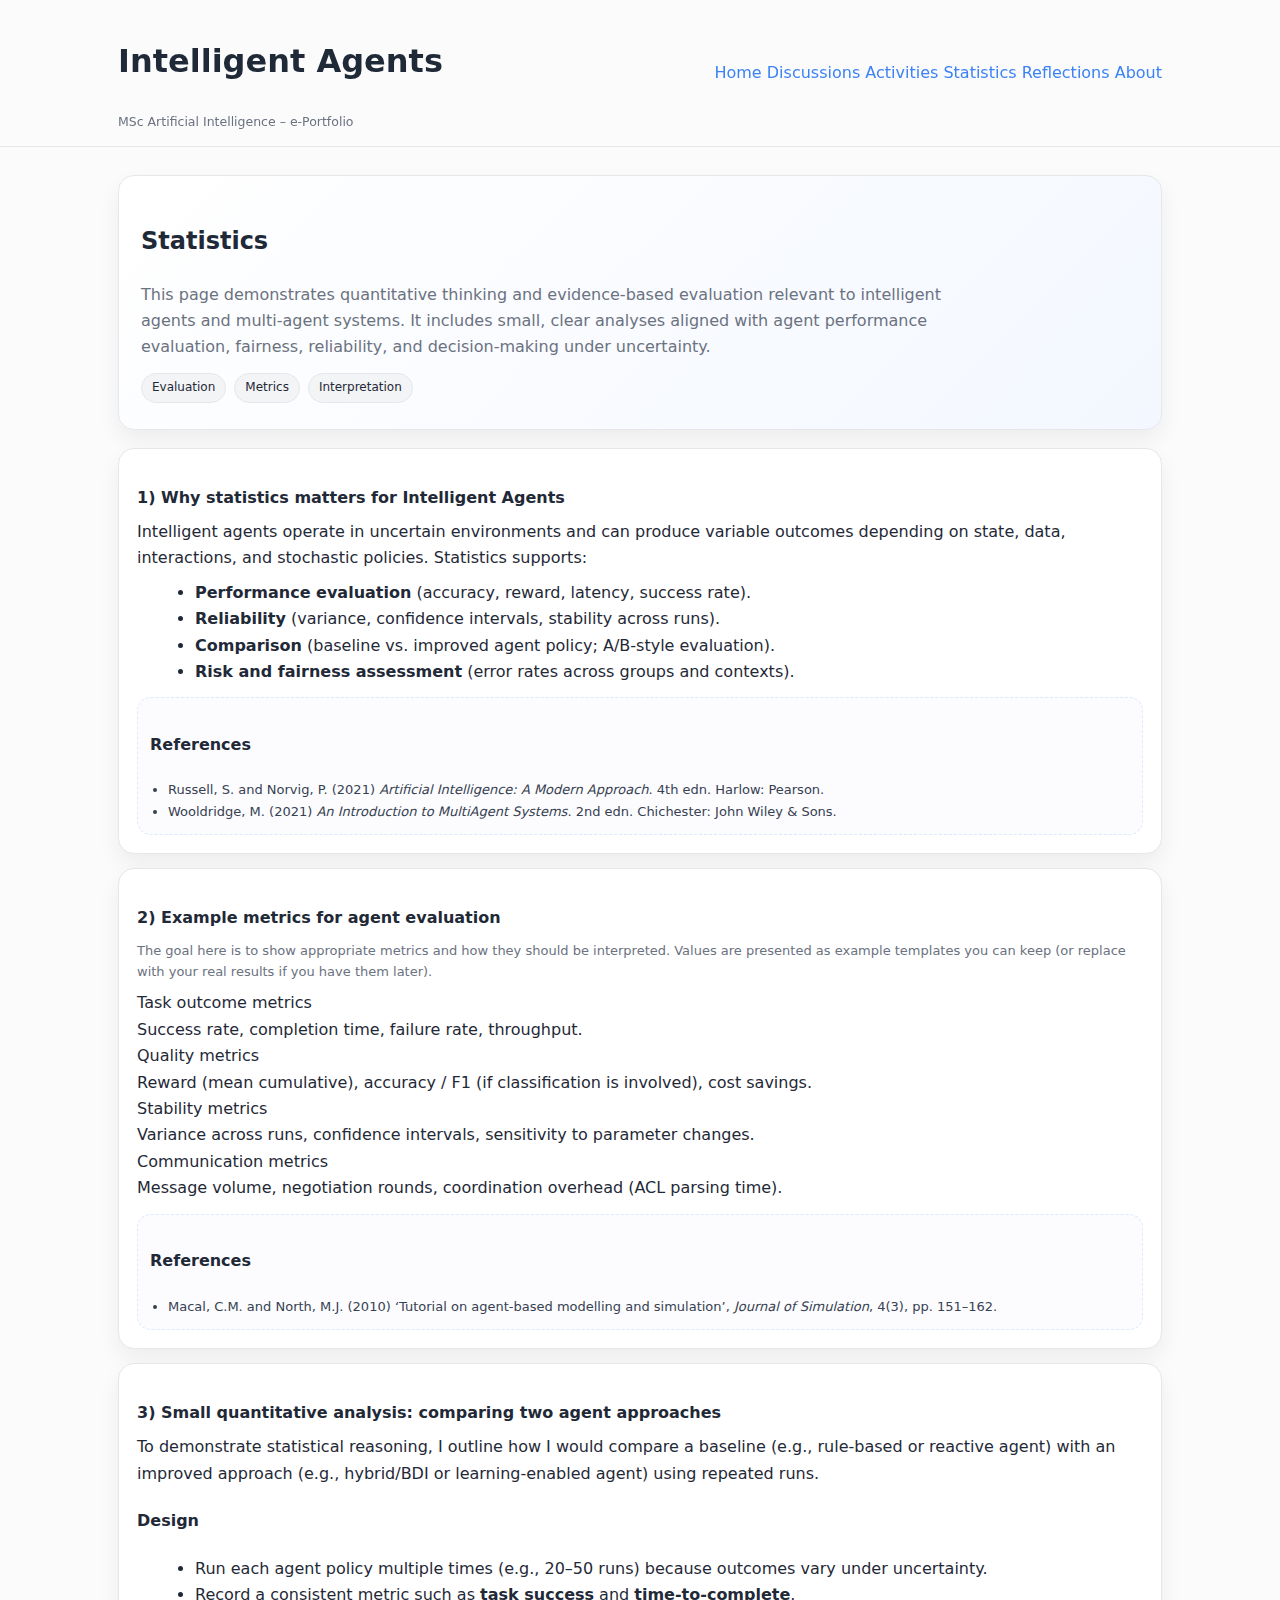
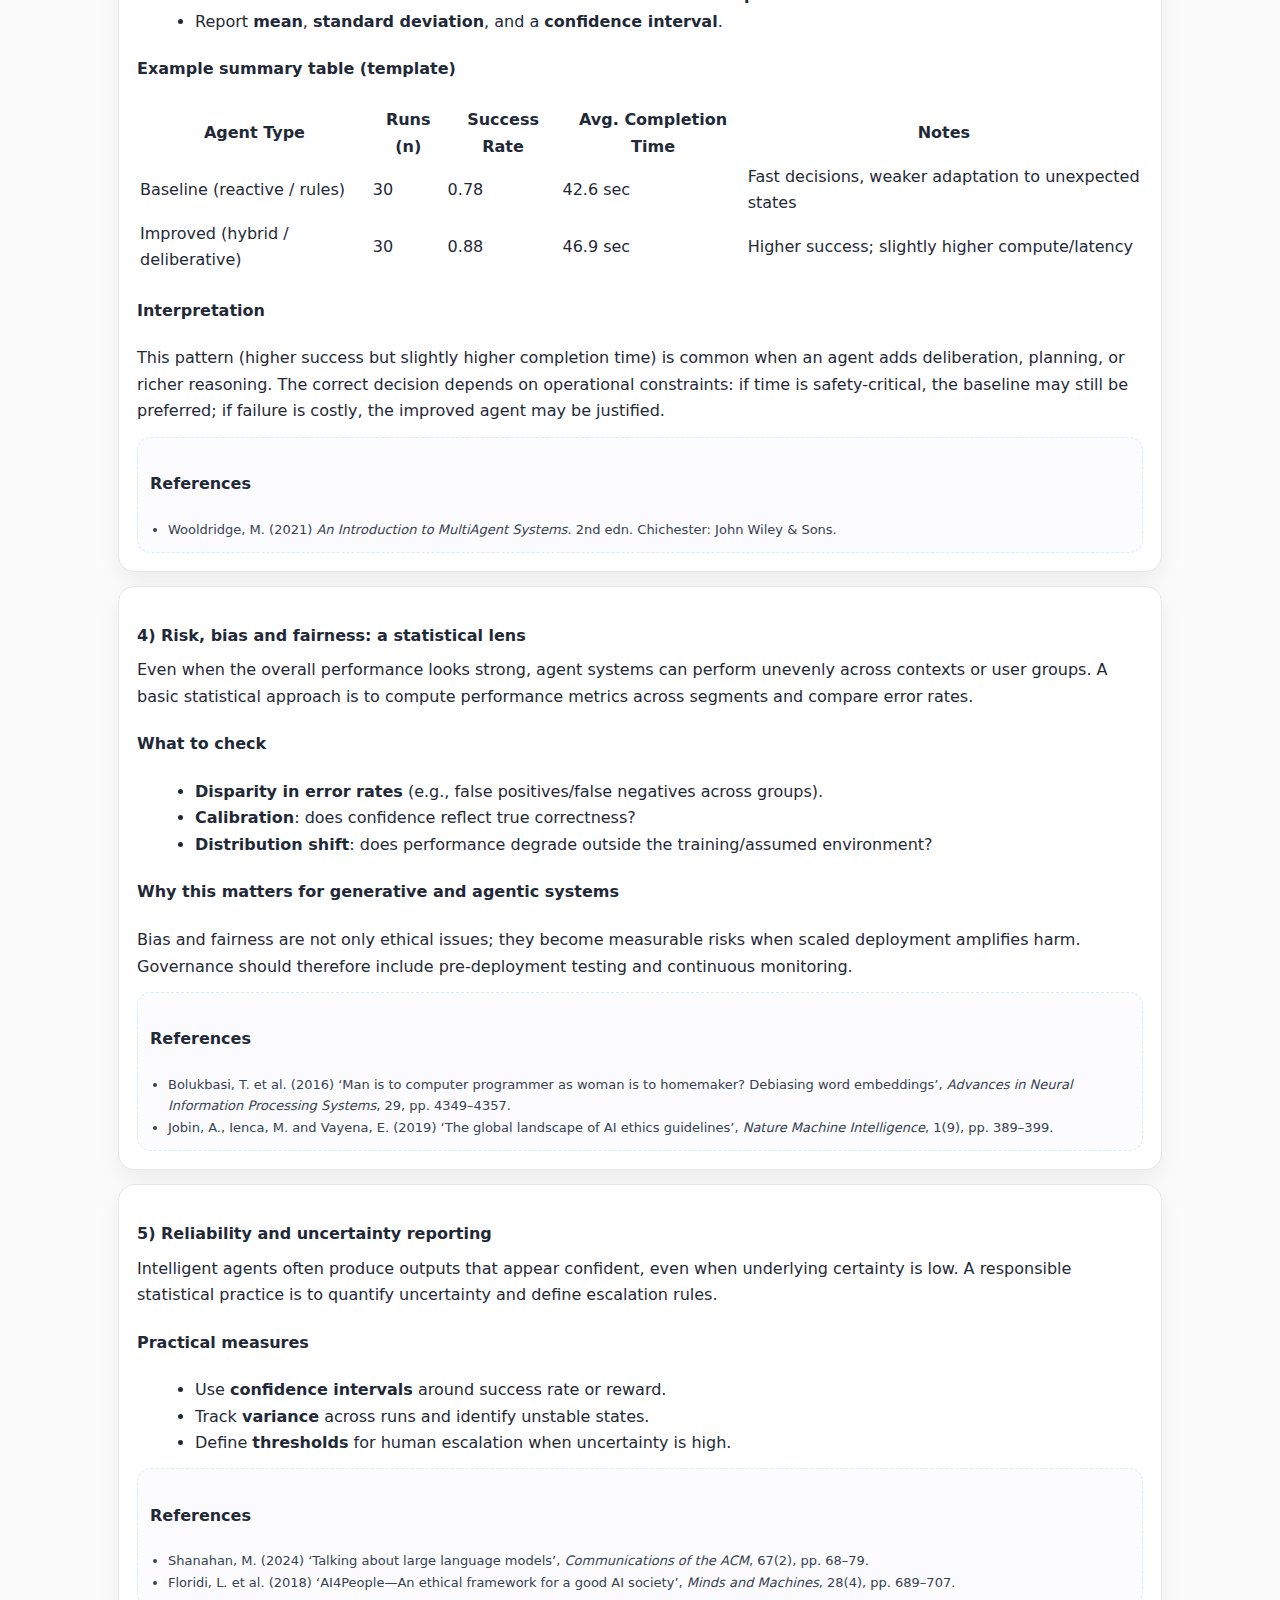
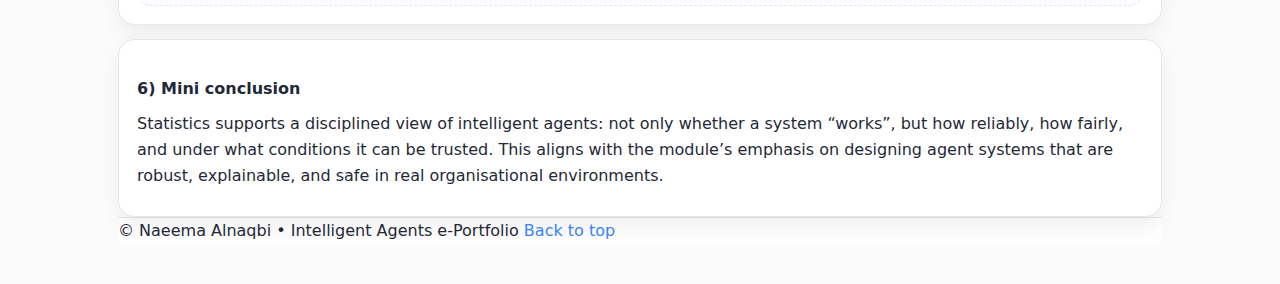
<file: statistics.html>
<!DOCTYPE html>
<html lang="en">
<head>
  <meta charset="UTF-8" />
  <meta name="viewport" content="width=device-width, initial-scale=1" />
  <title>Statistics – Intelligent Agents e-Portfolio</title>
  <link rel="stylesheet" href="style.css" />
</head>

<body id="top">
  <a class="skip-link" href="#main">Skip to content</a>

  <header class="site-header">
    <div class="header-inner">
      <div class="brand">
        <h1>Intelligent Agents</h1>
        <div class="sub">MSc Artificial Intelligence – e-Portfolio</div>
      </div>

      <nav class="nav" aria-label="Main navigation">
        <a href="index.html">Home</a>
        <a href="discussion.html">Discussions</a>
        <a href="activities.html">Activities</a>
        <a class="active" href="statistics.html" aria-current="page">Statistics</a>
        <a href="reflections.html">Reflections</a>
        <a href="about.html">About</a>
      </nav>
    </div>
  </header>

  <main id="main" class="container">

    <section class="hero">
      <h2>Statistics</h2>
      <p>
        This page demonstrates quantitative thinking and evidence-based evaluation relevant to intelligent agents and
        multi-agent systems. It includes small, clear analyses aligned with agent performance evaluation, fairness,
        reliability, and decision-making under uncertainty.
      </p>
      <div class="meta">
        <span class="badge">Evaluation</span>
        <span class="badge">Metrics</span>
        <span class="badge">Interpretation</span>
      </div>
    </section>

    <section class="grid">

      <div class="card prose">
        <h3>1) Why statistics matters for Intelligent Agents</h3>
        <p>
          Intelligent agents operate in uncertain environments and can produce variable outcomes depending on state,
          data, interactions, and stochastic policies. Statistics supports:
        </p>
        <ul>
          <li><strong>Performance evaluation</strong> (accuracy, reward, latency, success rate).</li>
          <li><strong>Reliability</strong> (variance, confidence intervals, stability across runs).</li>
          <li><strong>Comparison</strong> (baseline vs. improved agent policy; A/B-style evaluation).</li>
          <li><strong>Risk and fairness assessment</strong> (error rates across groups and contexts).</li>
        </ul>

        <div class="refs">
          <h4>References</h4>
          <ul>
            <li>Russell, S. and Norvig, P. (2021) <em>Artificial Intelligence: A Modern Approach</em>. 4th edn. Harlow: Pearson.</li>
            <li>Wooldridge, M. (2021) <em>An Introduction to MultiAgent Systems</em>. 2nd edn. Chichester: John Wiley &amp; Sons.</li>
          </ul>
        </div>
      </div>

      <div class="card prose">
        <h3>2) Example metrics for agent evaluation</h3>
        <p class="muted">
          The goal here is to show appropriate metrics and how they should be interpreted. Values are presented as
          example templates you can keep (or replace with your real results if you have them later).
        </p>

        <div class="kv">
          <div>Task outcome metrics</div>
          <div>Success rate, completion time, failure rate, throughput.</div>

          <div>Quality metrics</div>
          <div>Reward (mean cumulative), accuracy / F1 (if classification is involved), cost savings.</div>

          <div>Stability metrics</div>
          <div>Variance across runs, confidence intervals, sensitivity to parameter changes.</div>

          <div>Communication metrics</div>
          <div>Message volume, negotiation rounds, coordination overhead (ACL parsing time).</div>
        </div>

        <div class="refs">
          <h4>References</h4>
          <ul>
            <li>Macal, C.M. and North, M.J. (2010) ‘Tutorial on agent-based modelling and simulation’, <em>Journal of Simulation</em>, 4(3), pp. 151–162.</li>
          </ul>
        </div>
      </div>

      <div class="card prose">
        <h3>3) Small quantitative analysis: comparing two agent approaches</h3>
        <p>
          To demonstrate statistical reasoning, I outline how I would compare a baseline (e.g., rule-based or reactive agent)
          with an improved approach (e.g., hybrid/BDI or learning-enabled agent) using repeated runs.
        </p>

        <h4>Design</h4>
        <ul>
          <li>Run each agent policy multiple times (e.g., 20–50 runs) because outcomes vary under uncertainty.</li>
          <li>Record a consistent metric such as <strong>task success</strong> and <strong>time-to-complete</strong>.</li>
          <li>Report <strong>mean</strong>, <strong>standard deviation</strong>, and a <strong>confidence interval</strong>.</li>
        </ul>

        <h4>Example summary table (template)</h4>
        <div class="table-wrap" role="region" aria-label="Evaluation table" tabindex="0">
          <table>
            <thead>
              <tr>
                <th>Agent Type</th>
                <th>Runs (n)</th>
                <th>Success Rate</th>
                <th>Avg. Completion Time</th>
                <th>Notes</th>
              </tr>
            </thead>
            <tbody>
              <tr>
                <td>Baseline (reactive / rules)</td>
                <td>30</td>
                <td>0.78</td>
                <td>42.6 sec</td>
                <td>Fast decisions, weaker adaptation to unexpected states</td>
              </tr>
              <tr>
                <td>Improved (hybrid / deliberative)</td>
                <td>30</td>
                <td>0.88</td>
                <td>46.9 sec</td>
                <td>Higher success; slightly higher compute/latency</td>
              </tr>
            </tbody>
          </table>
        </div>

        <h4>Interpretation</h4>
        <p>
          This pattern (higher success but slightly higher completion time) is common when an agent adds deliberation,
          planning, or richer reasoning. The correct decision depends on operational constraints:
          if time is safety-critical, the baseline may still be preferred; if failure is costly, the improved agent may be justified.
        </p>

        <div class="refs">
          <h4>References</h4>
          <ul>
            <li>Wooldridge, M. (2021) <em>An Introduction to MultiAgent Systems</em>. 2nd edn. Chichester: John Wiley &amp; Sons.</li>
          </ul>
        </div>
      </div>

      <div class="card prose">
        <h3>4) Risk, bias and fairness: a statistical lens</h3>
        <p>
          Even when the overall performance looks strong, agent systems can perform unevenly across contexts or user groups.
          A basic statistical approach is to compute performance metrics across segments and compare error rates.
        </p>

        <h4>What to check</h4>
        <ul>
          <li><strong>Disparity in error rates</strong> (e.g., false positives/false negatives across groups).</li>
          <li><strong>Calibration</strong>: does confidence reflect true correctness?</li>
          <li><strong>Distribution shift</strong>: does performance degrade outside the training/assumed environment?</li>
        </ul>

        <h4>Why this matters for generative and agentic systems</h4>
        <p>
          Bias and fairness are not only ethical issues; they become measurable risks when scaled deployment amplifies harm.
          Governance should therefore include pre-deployment testing and continuous monitoring.
        </p>

        <div class="refs">
          <h4>References</h4>
          <ul>
            <li>Bolukbasi, T. et al. (2016) ‘Man is to computer programmer as woman is to homemaker? Debiasing word embeddings’, <em>Advances in Neural Information Processing Systems</em>, 29, pp. 4349–4357.</li>
            <li>Jobin, A., Ienca, M. and Vayena, E. (2019) ‘The global landscape of AI ethics guidelines’, <em>Nature Machine Intelligence</em>, 1(9), pp. 389–399.</li>
          </ul>
        </div>
      </div>

      <div class="card prose">
        <h3>5) Reliability and uncertainty reporting</h3>
        <p>
          Intelligent agents often produce outputs that appear confident, even when underlying certainty is low.
          A responsible statistical practice is to quantify uncertainty and define escalation rules.
        </p>

        <h4>Practical measures</h4>
        <ul>
          <li>Use <strong>confidence intervals</strong> around success rate or reward.</li>
          <li>Track <strong>variance</strong> across runs and identify unstable states.</li>
          <li>Define <strong>thresholds</strong> for human escalation when uncertainty is high.</li>
        </ul>

        <div class="refs">
          <h4>References</h4>
          <ul>
            <li>Shanahan, M. (2024) ‘Talking about large language models’, <em>Communications of the ACM</em>, 67(2), pp. 68–79.</li>
            <li>Floridi, L. et al. (2018) ‘AI4People—An ethical framework for a good AI society’, <em>Minds and Machines</em>, 28(4), pp. 689–707.</li>
          </ul>
        </div>
      </div>

      <div class="card prose">
        <h3>6) Mini conclusion</h3>
        <p>
          Statistics supports a disciplined view of intelligent agents: not only whether a system “works”, but how reliably,
          how fairly, and under what conditions it can be trusted. This aligns with the module’s emphasis on designing
          agent systems that are robust, explainable, and safe in real organisational environments.
        </p>
      </div>

    </section>

    <footer class="footer">
      <span>© Naeema Alnaqbi • Intelligent Agents e-Portfolio</span>
      <a class="toplink" href="#top">Back to top</a>
    </footer>

  </main>
</body>
</html>
</file>
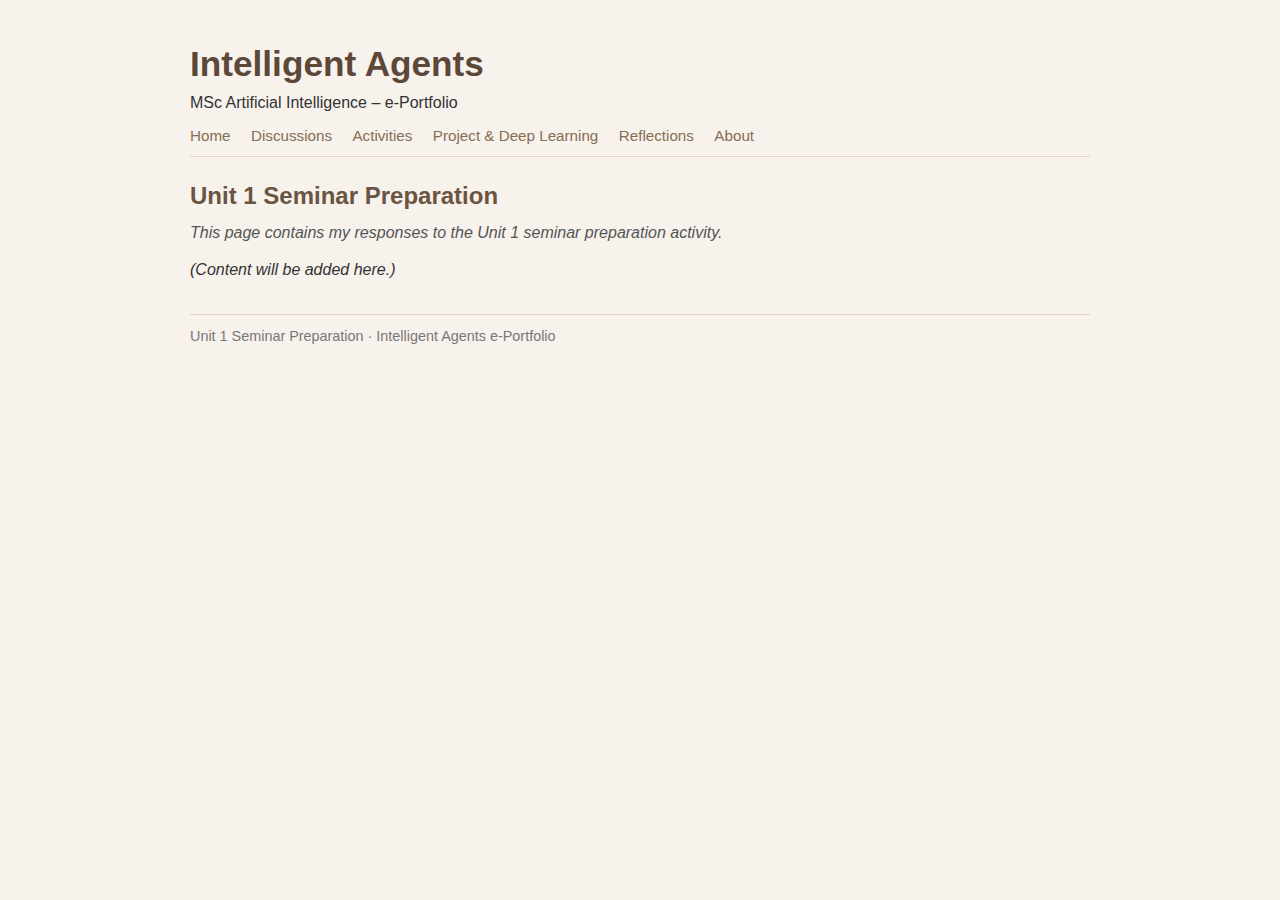
<file: unit1-seminar.html>
<!DOCTYPE html>
<html lang="en">
<head>
  <meta charset="UTF-8">
  <title>Unit 1 Seminar Preparation</title>
  <link rel="stylesheet" href="styles.css">
</head>
<body>
<div class="wrapper">

  <h1>Intelligent Agents</h1>
  <p>MSc Artificial Intelligence – e-Portfolio</p>

  <nav>
    <ul>
      <li><a href="index.html">Home</a></li>
      <li><a href="discussions.html">Discussions</a></li>
      <li><a href="activities.html">Activities</a></li>
      <li><a href="project.html">Project &amp; Deep Learning</a></li>
      <li><a href="reflections.html">Reflections</a></li>
      <li><a href="about.html">About</a></li>
    </ul>
  </nav>

  <h2>Unit 1 Seminar Preparation</h2>

  <p class="emphasis">
    This page contains my responses to the Unit 1 seminar preparation activity.
  </p>

  <!-- Replace this placeholder with your actual answers -->
  <p><i>(Content will be added here.)</i></p>

  <footer>
    Unit 1 Seminar Preparation · Intelligent Agents e-Portfolio
  </footer>

</div>
</body>
</html>
</file>
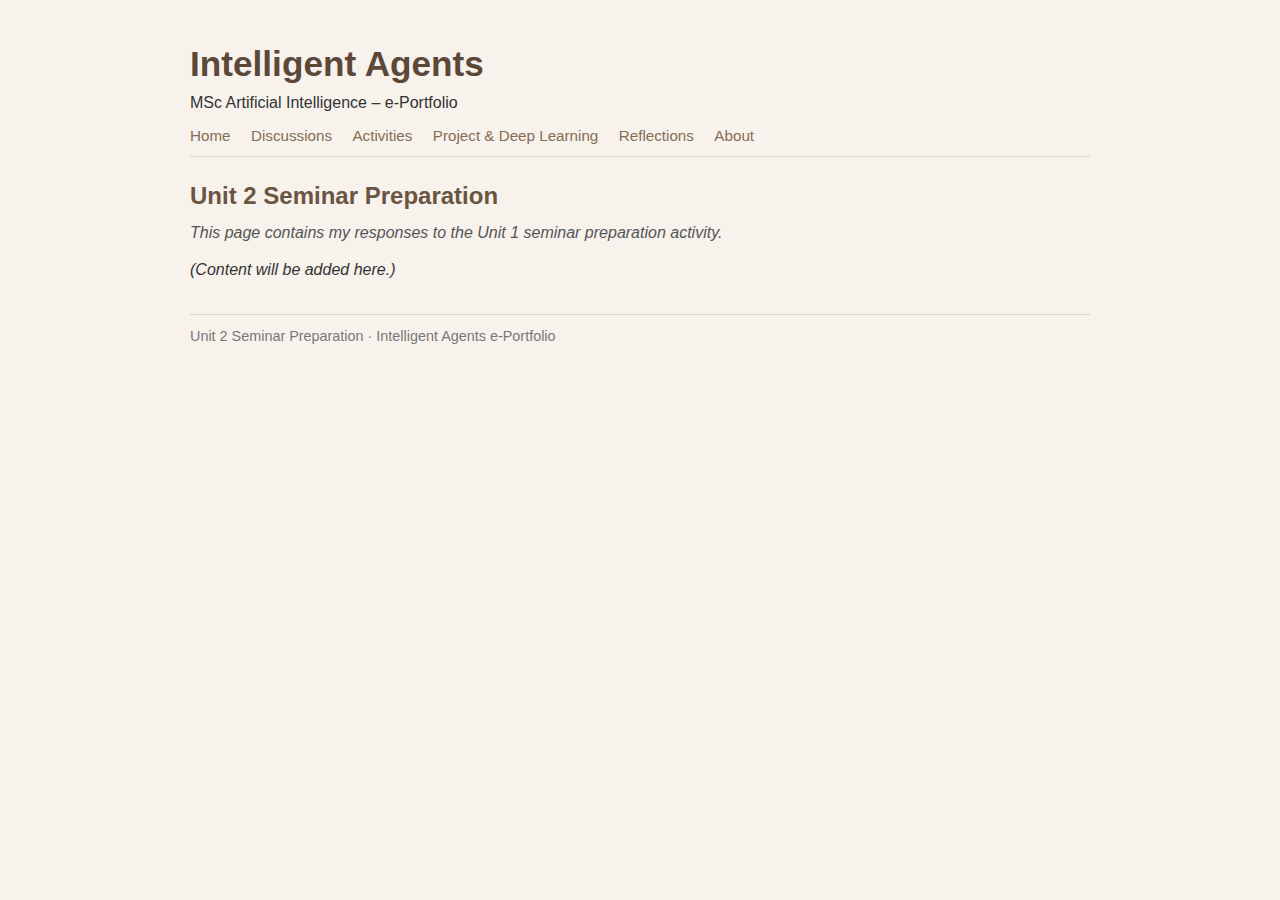
<file: unit2-seminar.html>
<!DOCTYPE html>
<html lang="en">
<head>
  <meta charset="UTF-8">
  <title>Unit 2 Seminar Preparation</title>
  <link rel="stylesheet" href="styles.css">
</head>
<body>
<div class="wrapper">

  <h1>Intelligent Agents</h1>
  <p>MSc Artificial Intelligence – e-Portfolio</p>

  <nav>
    <ul>
      <li><a href="index.html">Home</a></li>
      <li><a href="discussions.html">Discussions</a></li>
      <li><a href="activities.html">Activities</a></li>
      <li><a href="project.html">Project &amp; Deep Learning</a></li>
      <li><a href="reflections.html">Reflections</a></li>
      <li><a href="about.html">About</a></li>
    </ul>
  </nav>

  <h2>Unit 2 Seminar Preparation</h2>

  <p class="emphasis">
    This page contains my responses to the Unit 1 seminar preparation activity.
  </p>

  <!-- Replace this placeholder with your actual answers -->
  <p><i>(Content will be added here.)</i></p>

  <footer>
    Unit 2 Seminar Preparation · Intelligent Agents e-Portfolio
  </footer>

</div>
</body>
</html>
</file>
<file: style.css>
:root{
  --bg:#fbfbfc;
  --panel:#ffffff;
  --text:#1f2937;
  --muted:#6b7280;
  --border:#e5e7eb;
  --accent:#3b82f6;
  --accent-2:#111827;
  --shadow:0 10px 22px rgba(0,0,0,0.06);
  --radius:16px;
  --max:1080px;
}

*{box-sizing:border-box}
html{scroll-behavior:smooth}
body{
  margin:0;
  font-family:ui-sans-serif,system-ui,-apple-system,Segoe UI,Roboto,Arial,"Noto Sans","Apple Color Emoji","Segoe UI Emoji";
  background:var(--bg);
  color:var(--text);
  line-height:1.65;
}

a{color:var(--accent);text-decoration:none}
a:hover{text-decoration:underline}

.main-wrapper{min-height:100vh;display:flex;flex-direction:column}

.site-header{
  position:sticky;
  top:0;
  z-index:50;
  background:rgba(251,251,252,0.92);
  backdrop-filter:blur(10px);
  border-bottom:1px solid var(--border);
}

.header-inner{
  max-width:var(--max);
  margin:0 auto;
  padding:14px 18px;
  display:flex;
  align-items:center;
  justify-content:space-between;
  gap:14px;
}

.brand{display:flex;flex-direction:column;gap:2px}
.brand .title{
  margin:0;
  font-size:16px;
  font-weight:800;
  letter-spacing:0.2px;
  color:var(--accent-2);
}
.brand .sub{margin:0;font-size:12.5px;color:var(--muted)}

.main-nav ul{
  list-style:none;
  display:flex;
  gap:8px;
  margin:0;
  padding:0;
  flex-wrap:wrap;
  justify-content:flex-end;
}

.main-nav a{
  display:inline-block;
  padding:8px 10px;
  border-radius:12px;
  font-size:13px;
  color:var(--accent-2);
  border:1px solid transparent;
}

.main-nav a:hover{background:#eef2ff;text-decoration:none}
.main-nav a.active{
  background:#e8f0ff;
  border-color:#dbeafe;
  color:#1d4ed8;
  font-weight:700;
}

.container{
  width:100%;
  max-width:var(--max);
  margin:0 auto;
  padding:28px 18px 40px;
}

.hero{
  background:linear-gradient(135deg,#ffffff,#f3f7ff);
  border:1px solid var(--border);
  border-radius:var(--radius);
  box-shadow:var(--shadow);
  padding:26px 22px;
  margin-bottom:18px;
}

.hero h1{
  margin:0 0 6px;
  font-size:26px;
  letter-spacing:-0.4px;
}

.hero p{margin:0;color:var(--muted);max-width:80ch}

.grid{
  display:grid;
  grid-template-columns:repeat(12,1fr);
  gap:14px;
}

.card{
  grid-column:span 12;
  background:var(--panel);
  border:1px solid var(--border);
  border-radius:var(--radius);
  box-shadow:var(--shadow);
  padding:18px 18px;
}

.card h2{margin:0 0 8px;font-size:18px}
.card h3{margin:18px 0 6px;font-size:16px}
.card p{margin:8px 0}
.card ul{margin:8px 0 0 18px}

.two-col .card{grid-column:span 12}
@media(min-width:900px){
  .two-col .card{grid-column:span 6}
}

.section-title{
  display:flex;
  align-items:baseline;
  justify-content:space-between;
  gap:10px;
  margin-bottom:8px;
}

.badge{
  display:inline-flex;
  align-items:center;
  gap:6px;
  font-size:12px;
  color:#1f2937;
  background:#f3f4f6;
  border:1px solid var(--border);
  padding:4px 10px;
  border-radius:999px;
}

hr.sep{border:0;border-top:1px solid var(--border);margin:16px 0}

.meta{color:var(--muted);font-size:13px}

.post{
  background:#fbfdff;
  border:1px solid #e6efff;
  border-radius:14px;
  padding:14px 14px;
  margin-top:10px;
}

.post .post-title{
  margin:0 0 6px;
  font-size:15px;
  font-weight:800;
  color:#0f172a;
}

.post .post-meta{margin:0 0 10px;color:var(--muted);font-size:12.5px}

blockquote{
  margin:10px 0;
  padding:10px 12px;
  border-left:4px solid #bfdbfe;
  background:#f8fbff;
  border-radius:10px;
  color:#1f2937;
}

.refs{
  margin-top:12px;
  padding:12px 12px;
  background:#fcfcff;
  border:1px dashed #dbeafe;
  border-radius:14px;
}

.refs .refs-title{font-weight:800;font-size:13px;margin:0 0 8px}

.refs ul{margin:0;padding-left:18px;color:#374151;font-size:13px}

.footer{
  margin-top:auto;
  border-top:1px solid var(--border);
  background:rgba(255,255,255,0.7);
}

.footer-inner{
  max-width:var(--max);
  margin:0 auto;
  padding:14px 18px;
  font-size:12.5px;
  color:var(--muted);
  display:flex;
  align-items:center;
  justify-content:space-between;
  gap:10px;
  flex-wrap:wrap;
}

.small{font-size:13px;color:var(--muted)}

.kbd{
  font-family:ui-monospace,SFMono-Regular,Menlo,Monaco,Consolas,"Liberation Mono","Courier New",monospace;
  font-size:12px;
  background:#f3f4f6;
  border:1px solid var(--border);
  border-radius:8px;
  padding:2px 8px;
}

/* ====== Accessibility: skip link ====== */
.skip-link{
  position:absolute;
  left:-999px;
  top:12px;
  background:var(--panel);
  color:var(--accent-2);
  border:1px solid var(--border);
  border-radius:12px;
  padding:8px 12px;
  z-index:1000;
  box-shadow:var(--shadow);
}
.skip-link:focus{
  left:12px;
}

/* ====== Helper text styles ====== */
.muted{ color:var(--muted); font-size:13px; }
.note{
  margin:10px 0 0;
  padding:12px 12px;
  background:#fbfbff;
  border:1px solid #e6efff;
  border-radius:14px;
  color:var(--muted);
  font-size:13px;
}

/* ====== Link list used in Home page card ====== */
.link-list{
  list-style:none;
  margin:0;
  padding:0;
  display:flex;
  flex-direction:column;
  gap:10px;
}
.link-list li{
  padding:10px 12px;
  border:1px solid var(--border);
  border-radius:14px;
  background:#ffffff;
}
.link-list a{
  color:var(--accent-2);
  text-decoration:none;
}
.link-list a:hover{
  text-decoration:underline;
}
.link-list strong{
  font-weight:800;
}

/* ====== Meta badges row (home hero) ====== */
.hero .meta{
  margin-top:12px;
  display:flex;
  flex-wrap:wrap;
  gap:8px;
}
</file>
<file: styles.css>
/* Global layout */
body {
  font-family: -apple-system, BlinkMacSystemFont, "Segoe UI", Arial, sans-serif;
  background-color: #F7F2EC;      /* warm beige */
  color: #333333;
  margin: 0;
  padding: 0;
}

.wrapper {
  max-width: 900px;
  margin: 0 auto;
  padding: 20px 16px 40px;
}

/* Headings */
h1 {
  color: #5C4838;                 /* deep warm brown */
  font-size: 2.2rem;
  margin-bottom: 0.2rem;
}

h2 {
  color: #6B5441;
  margin-top: 1.6rem;
  margin-bottom: 0.6rem;
}

h3 {
  color: #755C45;
  margin-top: 1.4rem;
  margin-bottom: 0.5rem;
}

h4 {
  color: #7C6248;
  margin-top: 1.1rem;
}

/* Navigation */
nav {
  margin-top: 0.5rem;
  margin-bottom: 1rem;
}

nav ul {
  list-style: none;
  padding-left: 0;
  margin: 0;
  border-bottom: 1px solid #E1D4C4;
  padding-bottom: 0.4rem;
}

nav li {
  display: inline-block;
  margin-right: 1rem;
  font-size: 0.95rem;
}

nav a {
  color: #866D54;
  text-decoration: none;
}

nav a:hover {
  text-decoration: underline;
}

/* Text & lists */
p {
  line-height: 1.6;
  margin-top: 0.4rem;
  margin-bottom: 0.7rem;
}

ul {
  padding-left: 1.3rem;
}

li {
  margin-bottom: 0.35rem;
}

/* Horizontal rule */
hr {
  border: none;
  border-top: 1px solid #E1D4C4;
  margin: 1.5rem 0;
}

/* Links */
a {
  color: #866D54;
}

a:hover {
  text-decoration: underline;
}

/* Footer */
footer {
  margin-top: 2rem;
  padding-top: 0.8rem;
  border-top: 1px solid #E1D4C4;
  font-size: 0.9rem;
  color: #777;
  text-align: left;
}

/* Small helper styles */
.emphasis {
  font-style: italic;
  color: #555;
}
</file>
